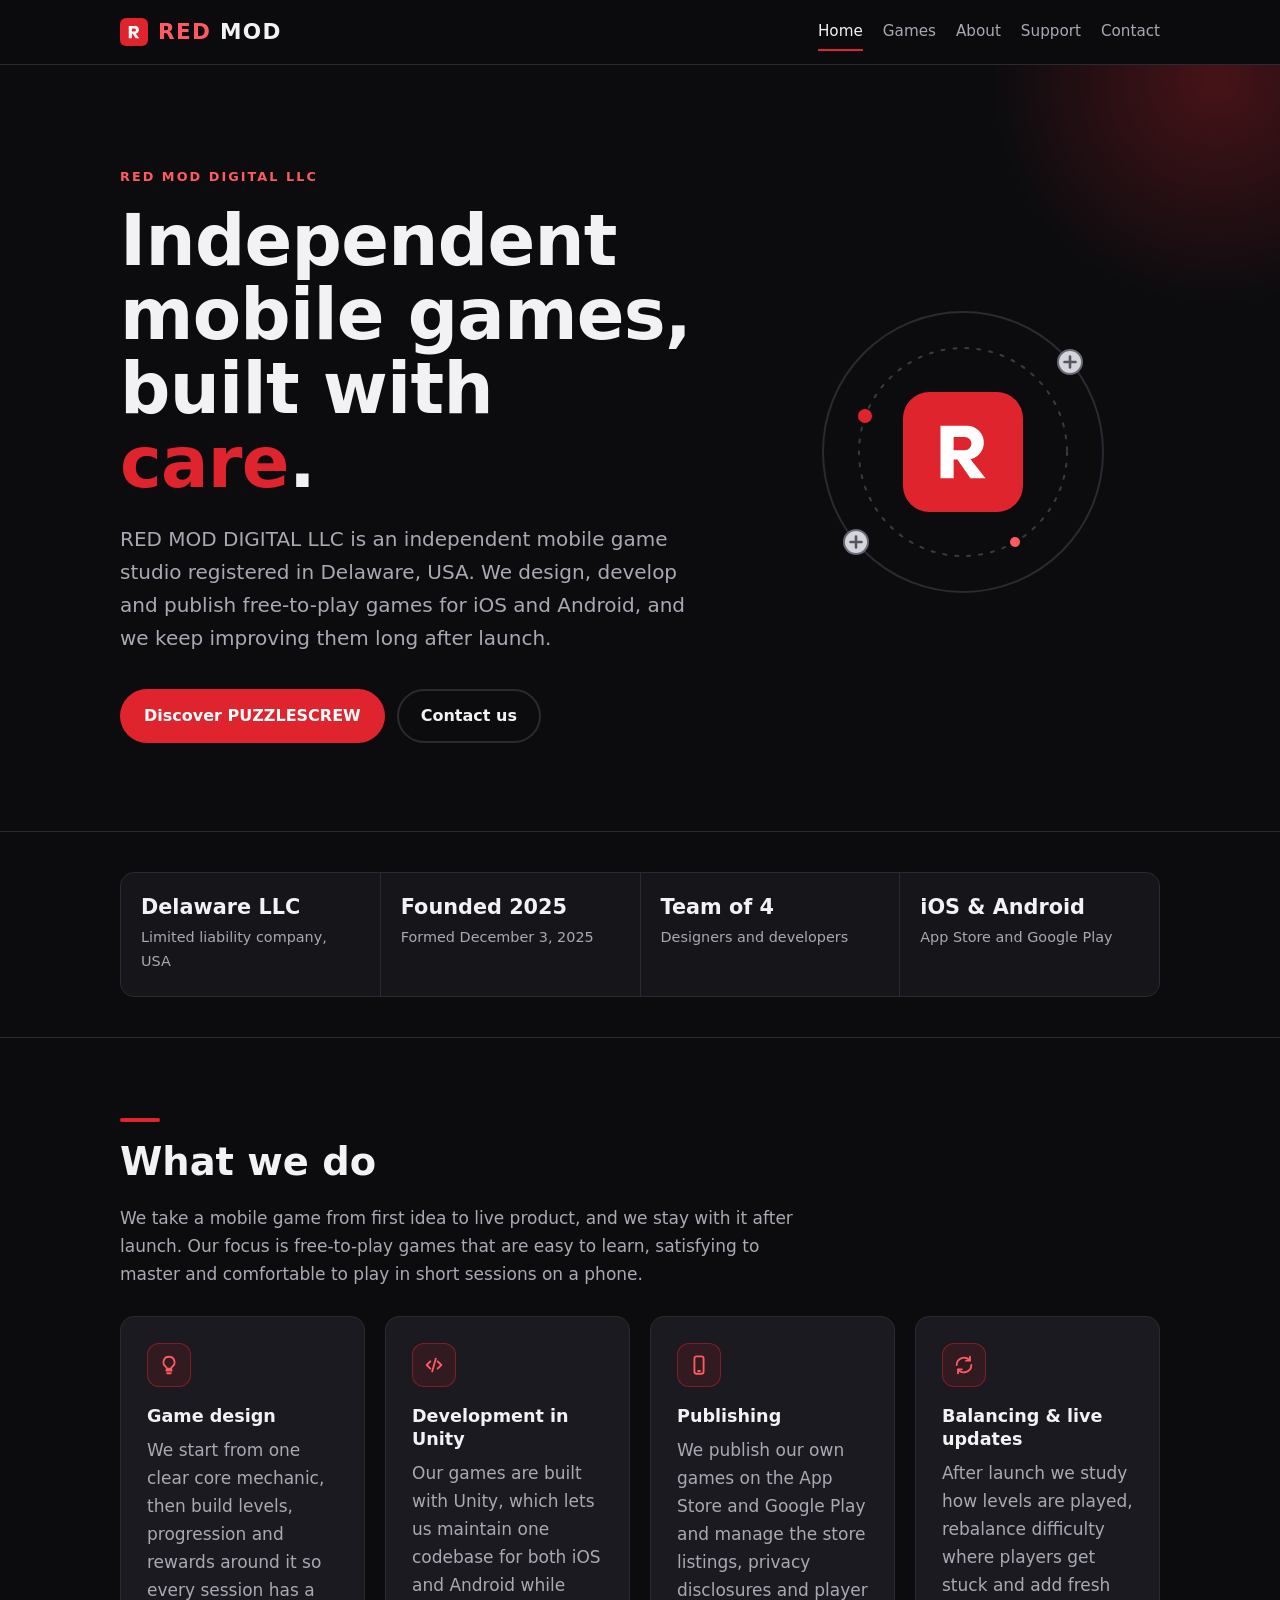
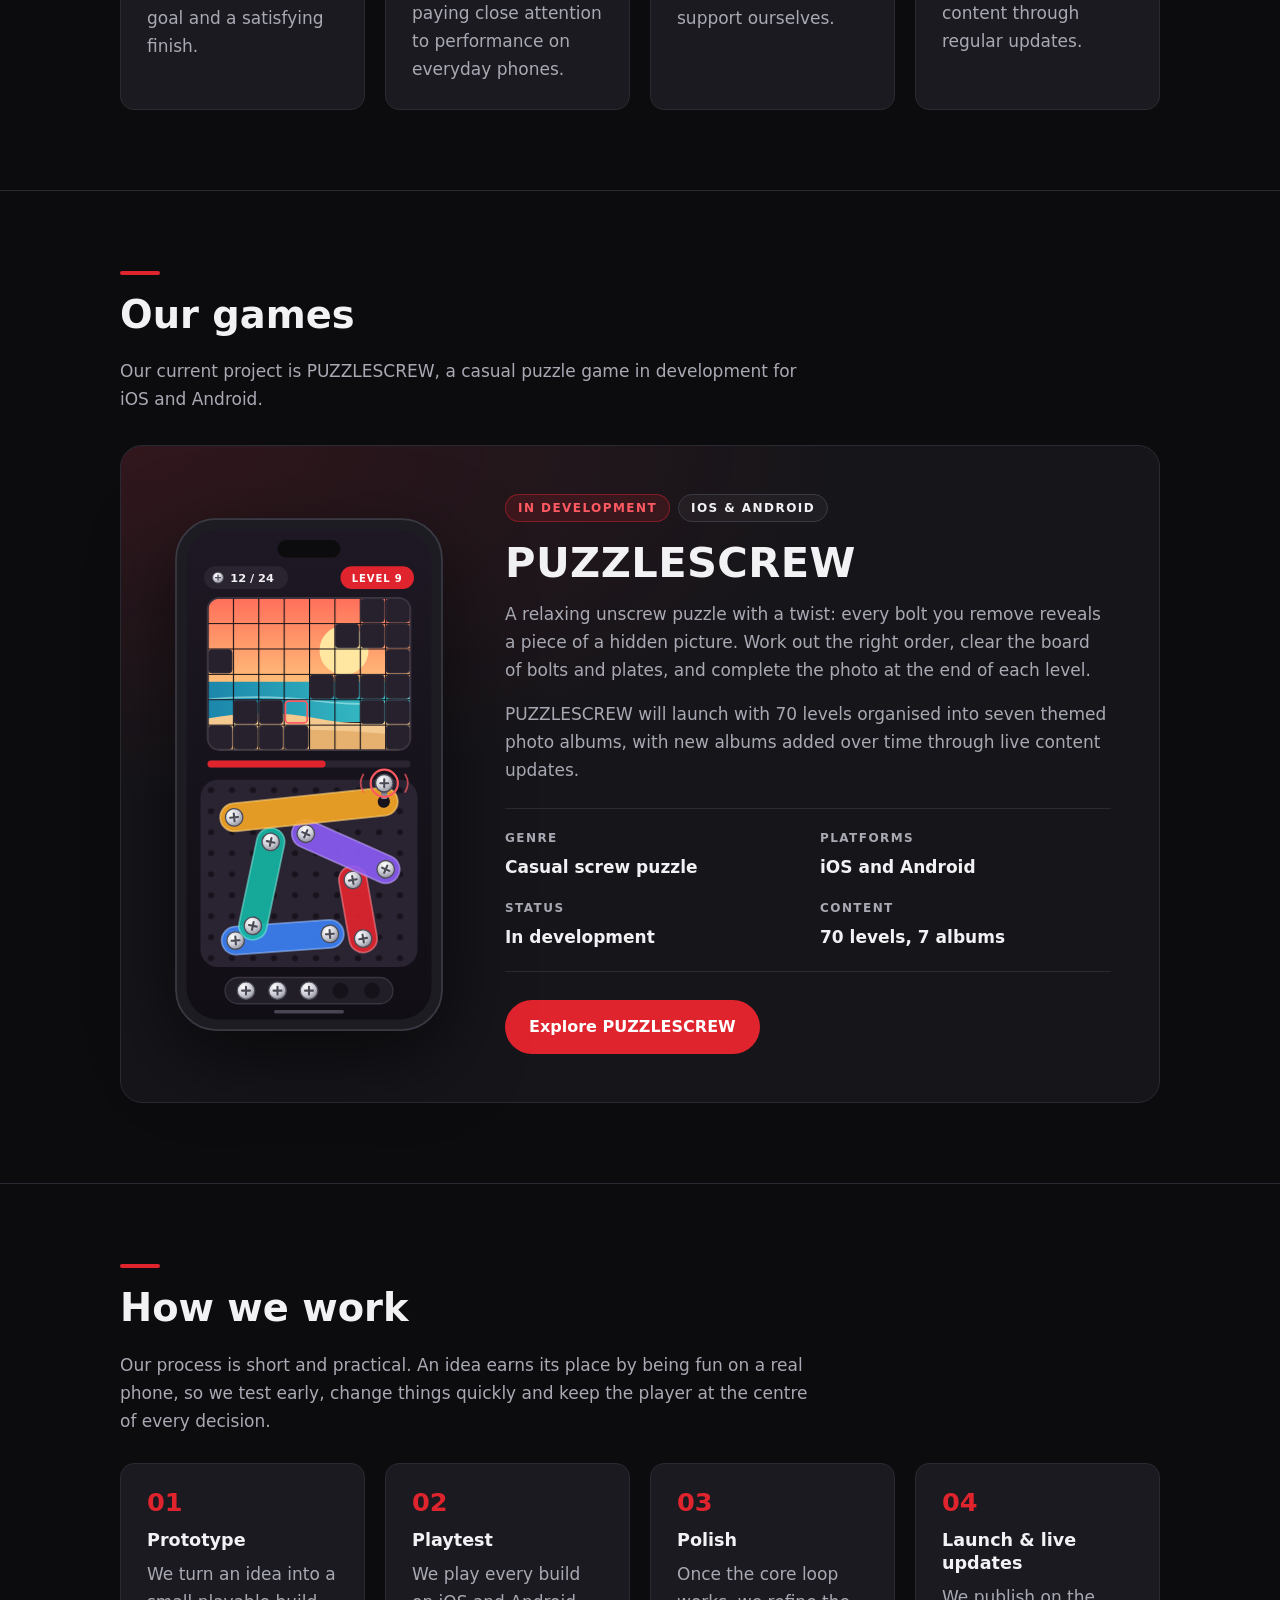
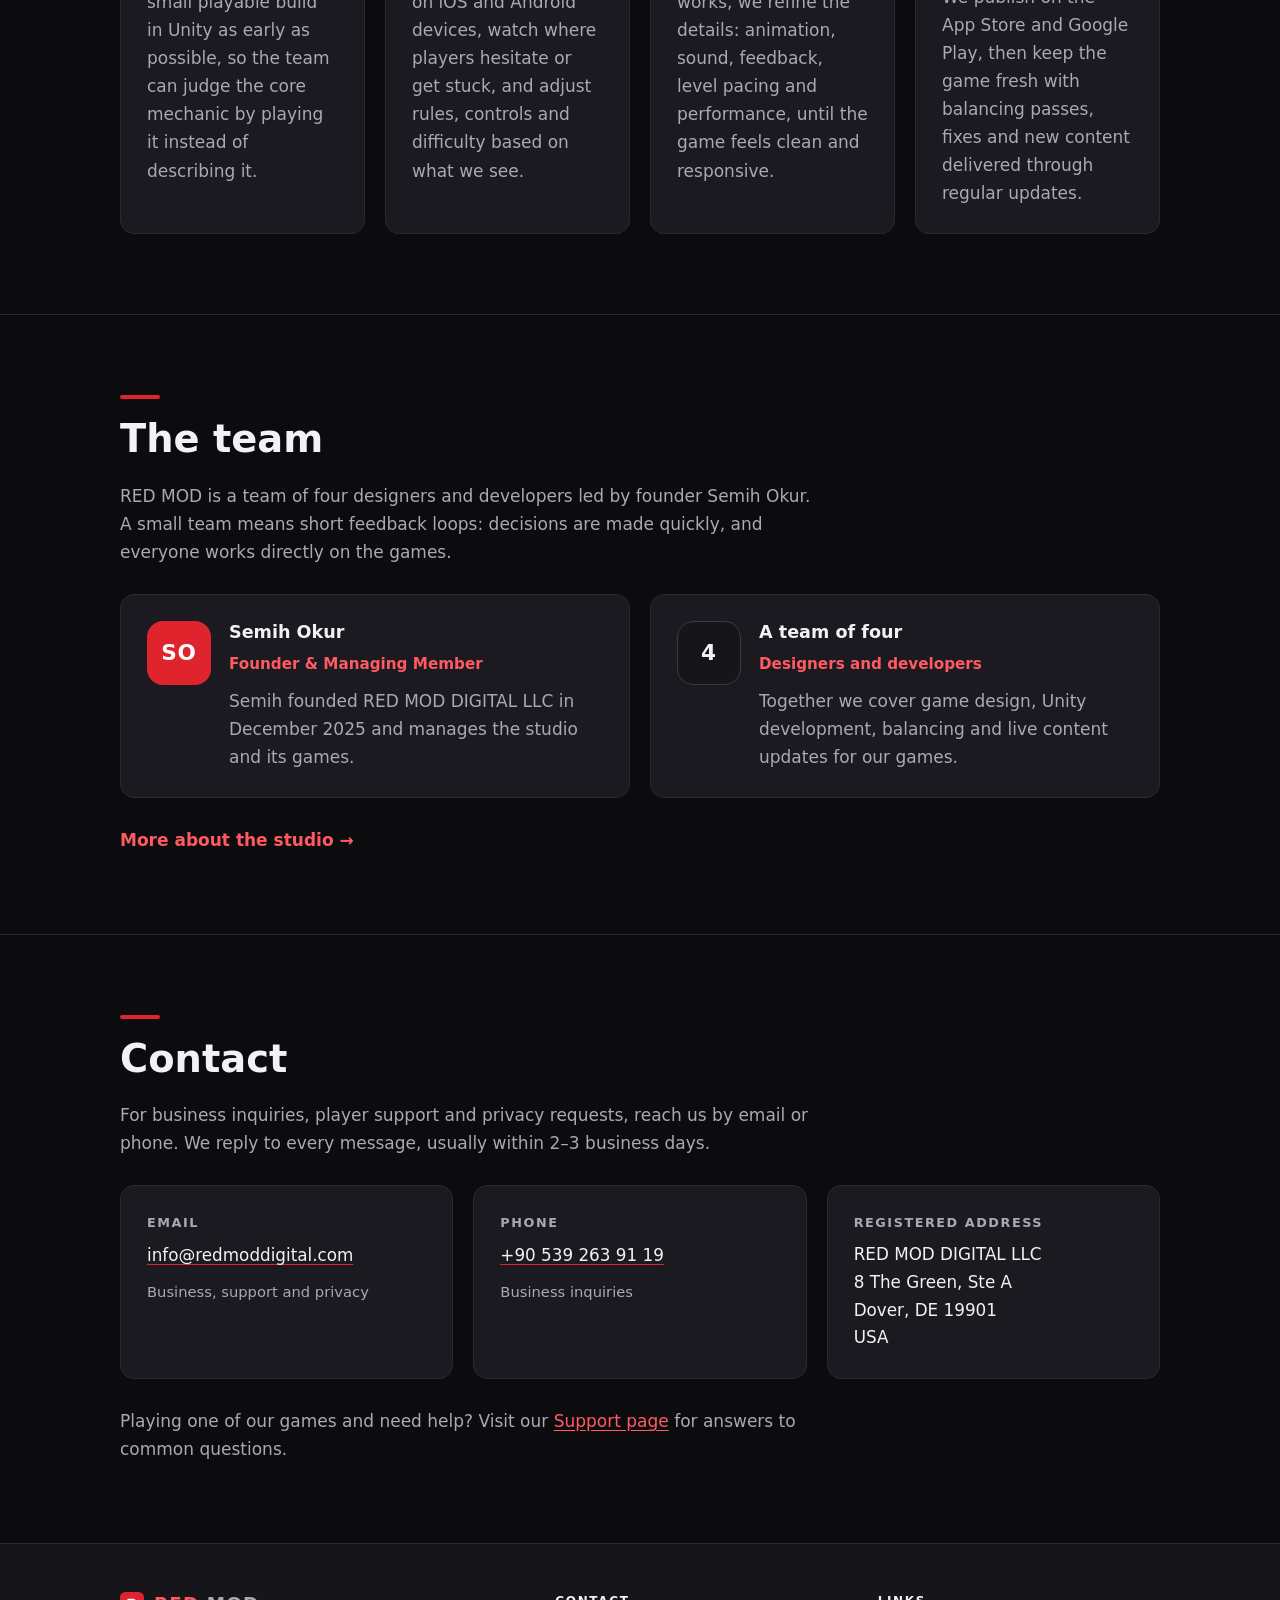
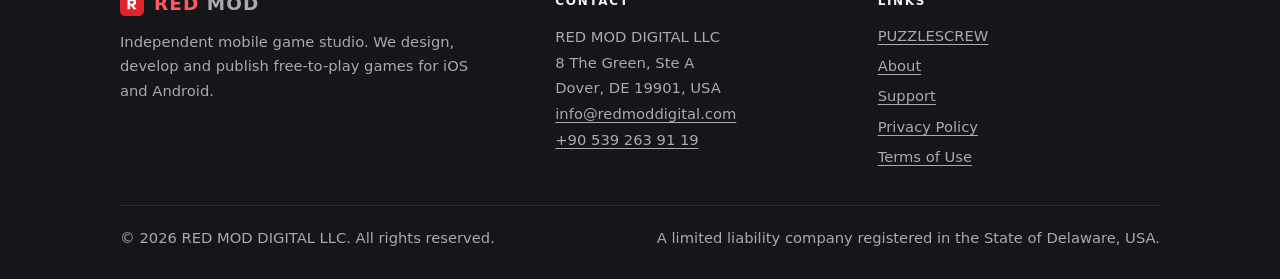
<file: index.html>
<!DOCTYPE html>
<html lang="en">
<head>
  <meta charset="utf-8">
  <meta name="viewport" content="width=device-width, initial-scale=1">
  <title>RED MOD DIGITAL LLC | Independent Mobile Game Studio</title>
  <meta name="description" content="RED MOD DIGITAL LLC is an independent mobile game studio in Delaware, USA. We design, develop and publish free-to-play games for iOS and Android, including PUZZLESCREW.">
  <link rel="canonical" href="https://redmoddigital.com/">
  <meta name="theme-color" content="#0c0c0f">
  <meta name="color-scheme" content="dark">

  <link rel="icon" type="image/svg+xml" href="data:image/svg+xml,%3Csvg xmlns='http://www.w3.org/2000/svg' viewBox='0 0 64 64'%3E%3Crect width='64' height='64' rx='14' fill='%23E0242E'/%3E%3Cpath fill='%23fff' fill-rule='evenodd' d='M20 46V18h14a9 9 0 0 1 2 17.8L44 46h-8l-7-10h-2v10zM27 24v7h6a3.5 3.5 0 0 0 0-7z'/%3E%3C/svg%3E">

  <meta property="og:type" content="website">
  <meta property="og:site_name" content="RED MOD DIGITAL LLC">
  <meta property="og:title" content="RED MOD DIGITAL LLC | Independent Mobile Game Studio">
  <meta property="og:description" content="Independent mobile game studio in Delaware, USA, making free-to-play games for iOS and Android. Now developing PUZZLESCREW.">
  <meta property="og:url" content="https://redmoddigital.com/">
  <meta property="og:locale" content="en_US">
  <meta name="twitter:card" content="summary">
  <meta name="twitter:title" content="RED MOD DIGITAL LLC | Independent Mobile Game Studio">
  <meta name="twitter:description" content="Independent mobile game studio making free-to-play games for iOS and Android. Now developing PUZZLESCREW.">

  <link rel="stylesheet" href="style.css">

  <script type="application/ld+json">
  {
    "@context": "https://schema.org",
    "@type": "Organization",
    "name": "RED MOD DIGITAL LLC",
    "legalName": "RED MOD DIGITAL LLC",
    "alternateName": "RED MOD",
    "url": "https://redmoddigital.com/",
    "description": "Independent mobile game studio that designs, develops and publishes free-to-play games for iOS and Android.",
    "email": "info@redmoddigital.com",
    "telephone": "+90 539 263 91 19",
    "foundingDate": "2025-12-03",
    "foundingLocation": {
      "@type": "Place",
      "name": "Delaware, USA"
    },
    "founder": {
      "@type": "Person",
      "name": "Semih Okur",
      "jobTitle": "Founder & Managing Member"
    },
    "numberOfEmployees": {
      "@type": "QuantitativeValue",
      "value": 4
    },
    "address": {
      "@type": "PostalAddress",
      "streetAddress": "8 The Green, Ste A",
      "addressLocality": "Dover",
      "addressRegion": "DE",
      "postalCode": "19901",
      "addressCountry": "US"
    },
    "contactPoint": {
      "@type": "ContactPoint",
      "contactType": "customer support",
      "email": "info@redmoddigital.com",
      "telephone": "+90 539 263 91 19",
      "url": "https://redmoddigital.com/support.html",
      "availableLanguage": "English"
    }
  }
  </script>
</head>
<body>
  <a class="skip-link" href="#main">Skip to content</a>

  <header class="site-header">
    <div class="container">
      <a class="wordmark" href="index.html" aria-label="RED MOD, home">
        <svg class="mark" viewBox="0 0 64 64" aria-hidden="true" focusable="false">
          <rect width="64" height="64" rx="14" fill="#E0242E"/>
          <path fill="#fff" fill-rule="evenodd" d="M20 46V18h14a9 9 0 0 1 2 17.8L44 46h-8l-7-10h-2v10zM27 24v7h6a3.5 3.5 0 0 0 0-7z"/>
        </svg>
        <span><span class="red">RED</span> MOD</span>
      </a>
      <nav class="site-nav" aria-label="Main">
        <ul>
          <li><a href="index.html" aria-current="page">Home</a></li>
          <li><a href="#games">Games</a></li>
          <li><a href="about.html">About</a></li>
          <li><a href="support.html">Support</a></li>
          <li><a href="#contact">Contact</a></li>
        </ul>
      </nav>
    </div>
  </header>

  <main id="main">
    <section class="hero" aria-labelledby="hero-title">
      <div class="container hero-split">
        <div>
          <p class="eyebrow">RED MOD DIGITAL LLC</p>
          <h1 id="hero-title">Independent mobile games, built with <span class="accent">care</span>.</h1>
          <p class="lead">RED MOD DIGITAL LLC is an independent mobile game studio registered in Delaware, USA. We design, develop and publish free-to-play games for iOS and Android, and we keep improving them long after launch.</p>
          <div class="btn-row">
            <a class="btn btn-primary" href="puzzlescrew.html">Discover PUZZLESCREW</a>
            <a class="btn btn-ghost" href="#contact">Contact us</a>
          </div>
        </div>
        <div class="hero-mark" aria-hidden="true">
          <svg viewBox="0 0 300 300" focusable="false">
            <defs>
              <g id="hm-bolt">
                <circle r="12" fill="#d4d4dc" stroke="#6a6a76" stroke-width="2"/>
                <path d="M-5.5 0H5.5M0-5.5V5.5" stroke="#55555f" stroke-width="2.6" stroke-linecap="round"/>
              </g>
            </defs>
            <circle cx="150" cy="150" r="140" fill="none" stroke="#2a2a32" stroke-width="2"/>
            <circle cx="150" cy="150" r="104" fill="none" stroke="#3a3a44" stroke-width="2" stroke-dasharray="3 9" stroke-linecap="round"/>
            <g transform="translate(90 90) scale(1.875)">
              <rect width="64" height="64" rx="14" fill="#E0242E"/>
              <path fill="#fff" fill-rule="evenodd" d="M20 46V18h14a9 9 0 0 1 2 17.8L44 46h-8l-7-10h-2v10zM27 24v7h6a3.5 3.5 0 0 0 0-7z"/>
            </g>
            <use href="#hm-bolt" x="257" y="60"/>
            <use href="#hm-bolt" x="43" y="240"/>
            <circle cx="52" cy="114" r="7" fill="#e0242e"/>
            <circle cx="202" cy="240" r="5" fill="#ff5a62"/>
          </svg>
        </div>
      </div>
    </section>

    <section class="strip" aria-label="Company facts">
      <div class="container">
        <ul class="facts">
          <li><strong>Delaware LLC</strong><span>Limited liability company, USA</span></li>
          <li><strong>Founded 2025</strong><span>Formed December 3, 2025</span></li>
          <li><strong>Team of 4</strong><span>Designers and developers</span></li>
          <li><strong>iOS &amp; Android</strong><span>App Store and Google Play</span></li>
        </ul>
      </div>
    </section>

    <section class="section" id="what-we-do" aria-labelledby="what-title">
      <div class="container">
        <h2 id="what-title">What we do</h2>
        <p>We take a mobile game from first idea to live product, and we stay with it after launch. Our focus is free-to-play games that are easy to learn, satisfying to master and comfortable to play in short sessions on a phone.</p>
        <div class="grid-4">
          <article class="card">
            <div class="icon" aria-hidden="true">
              <svg viewBox="0 0 24 24" fill="none" stroke="currentColor" stroke-width="2" stroke-linecap="round" stroke-linejoin="round" focusable="false"><path d="M9 18h6M10 21h4M12 3a6 6 0 0 0-3.5 10.9c.6.4 1 1.1 1 1.8V16h5v-.3c0-.7.4-1.4 1-1.8A6 6 0 0 0 12 3z"/></svg>
            </div>
            <h3>Game design</h3>
            <p>We start from one clear core mechanic, then build levels, progression and rewards around it so every session has a goal and a satisfying finish.</p>
          </article>
          <article class="card">
            <div class="icon" aria-hidden="true">
              <svg viewBox="0 0 24 24" fill="none" stroke="currentColor" stroke-width="2" stroke-linecap="round" stroke-linejoin="round" focusable="false"><path d="M8 8l-4 4 4 4M16 8l4 4-4 4M14 5l-4 14"/></svg>
            </div>
            <h3>Development in Unity</h3>
            <p>Our games are built with Unity, which lets us maintain one codebase for both iOS and Android while paying close attention to performance on everyday phones.</p>
          </article>
          <article class="card">
            <div class="icon" aria-hidden="true">
              <svg viewBox="0 0 24 24" fill="none" stroke="currentColor" stroke-width="2" stroke-linecap="round" stroke-linejoin="round" focusable="false"><rect x="7" y="2.5" width="10" height="19" rx="2.5"/><path d="M11 18.5h2"/></svg>
            </div>
            <h3>Publishing</h3>
            <p>We publish our own games on the App Store and Google Play and manage the store listings, privacy disclosures and player support ourselves.</p>
          </article>
          <article class="card">
            <div class="icon" aria-hidden="true">
              <svg viewBox="0 0 24 24" fill="none" stroke="currentColor" stroke-width="2" stroke-linecap="round" stroke-linejoin="round" focusable="false"><path d="M20 12a8 8 0 0 1-14.3 4.9M4 12A8 8 0 0 1 18.3 7.1"/><path d="M18.5 3v4.3h-4.3M5.5 21v-4.3h4.3"/></svg>
            </div>
            <h3>Balancing &amp; live updates</h3>
            <p>After launch we study how levels are played, rebalance difficulty where players get stuck and add fresh content through regular updates.</p>
          </article>
        </div>
      </div>
    </section>

    <section class="section" id="games" aria-labelledby="games-title">
      <div class="container">
        <h2 id="games-title">Our games</h2>
        <p>Our current project is PUZZLESCREW, a casual puzzle game in development for iOS and Android.</p>

        <article class="feature" aria-labelledby="ps-card-title">
          <div class="game-art">
            <svg viewBox="0 0 320 600" role="img" aria-labelledby="ps-art-title" focusable="false">
              <title id="ps-art-title">PUZZLESCREW illustration: a phone showing a board of coloured plates held by bolts, below a picture that is partly revealed tile by tile</title>
              <defs>
                <linearGradient id="ps-screen" x1="0" y1="0" x2="0" y2="1">
                  <stop offset="0" stop-color="#1d1823"/>
                  <stop offset="1" stop-color="#110e15"/>
                </linearGradient>
                <linearGradient id="ps-sky" x1="0" y1="0" x2="0" y2="1">
                  <stop offset="0" stop-color="#ff6f5a"/>
                  <stop offset="1" stop-color="#ffc07a"/>
                </linearGradient>
                <linearGradient id="ps-sea" x1="0" y1="0" x2="1" y2="0">
                  <stop offset="0" stop-color="#1b86ab"/>
                  <stop offset="1" stop-color="#3cc6c8"/>
                </linearGradient>
                <radialGradient id="ps-steel" cx="0.35" cy="0.3" r="0.85">
                  <stop offset="0" stop-color="#ffffff"/>
                  <stop offset="0.5" stop-color="#cfcfd8"/>
                  <stop offset="1" stop-color="#7a7a88"/>
                </radialGradient>
                <pattern id="ps-holes" x="36" y="306" width="24" height="24" patternUnits="userSpaceOnUse">
                  <circle cx="12" cy="12" r="3.5" fill="#17121c"/>
                </pattern>
                <pattern id="ps-grid" x="44" y="98" width="29" height="29" patternUnits="userSpaceOnUse">
                  <path d="M0 0H29M0 0V29" fill="none" stroke="#110e15" stroke-width="2.5"/>
                </pattern>
                <clipPath id="ps-pic">
                  <rect x="44" y="98" width="232" height="174" rx="14"/>
                </clipPath>
                <g id="ps-bolt">
                  <circle r="10" fill="url(#ps-steel)" stroke="#4d4d58" stroke-width="1.5"/>
                  <path d="M-4.5 0H4.5M0-4.5V4.5" stroke="#4a4a55" stroke-width="2.4" stroke-linecap="round"/>
                </g>
              </defs>
              <rect x="8" y="8" width="304" height="584" rx="46" fill="#1c1c22" stroke="#3a3a44" stroke-width="2"/>
              <rect x="20" y="20" width="280" height="560" rx="36" fill="url(#ps-screen)"/>
              <rect x="124" y="32" width="72" height="20" rx="10" fill="#0c0c0f"/>
              <rect x="40" y="62" width="96" height="26" rx="13" fill="#2a2430"/>
              <use href="#ps-bolt" transform="translate(56 75) scale(0.62)"/>
              <text x="70" y="80" fill="#f2f2f5" font-family="system-ui, -apple-system, 'Segoe UI', Roboto, Arial, sans-serif" font-size="13" font-weight="700">12 / 24</text>
              <rect x="196" y="62" width="84" height="26" rx="13" fill="#e0242e"/>
              <text x="238" y="79.5" fill="#ffffff" font-family="system-ui, -apple-system, 'Segoe UI', Roboto, Arial, sans-serif" font-size="11.5" font-weight="800" letter-spacing="1" text-anchor="middle">LEVEL 9</text>
              <g clip-path="url(#ps-pic)">
                <rect x="44" y="98" width="232" height="100" fill="url(#ps-sky)"/>
                <circle cx="200" cy="158" r="28" fill="#ffe6a1"/>
                <rect x="44" y="194" width="232" height="46" fill="url(#ps-sea)"/>
                <path d="M44 214Q110 208 170 216T276 212" fill="none" stroke="#bff0ee" stroke-opacity="0.55" stroke-width="2"/>
                <path d="M44 236Q110 224 170 236T276 232V272H44Z" fill="#f3c98f"/>
                <path d="M44 254Q140 242 276 256V272H44Z" fill="#e6b06f"/>
                <rect x="44" y="98" width="232" height="174" fill="url(#ps-grid)"/>
                <g fill="#26212c" stroke="#35303d" stroke-width="1">
                  <rect x="219" y="99" width="27" height="27" rx="4"/>
                  <rect x="248" y="99" width="27" height="27" rx="4"/>
                  <rect x="190" y="128" width="27" height="27" rx="4"/>
                  <rect x="219" y="128" width="27" height="27" rx="4"/>
                  <rect x="248" y="128" width="27" height="27" rx="4"/>
                  <rect x="45" y="157" width="27" height="27" rx="4"/>
                  <rect x="248" y="157" width="27" height="27" rx="4"/>
                  <rect x="161" y="186" width="27" height="27" rx="4"/>
                  <rect x="190" y="186" width="27" height="27" rx="4"/>
                  <rect x="219" y="186" width="27" height="27" rx="4"/>
                  <rect x="248" y="186" width="27" height="27" rx="4"/>
                  <rect x="74" y="215" width="27" height="27" rx="4"/>
                  <rect x="103" y="215" width="27" height="27" rx="4"/>
                  <rect x="219" y="215" width="27" height="27" rx="4"/>
                  <rect x="248" y="215" width="27" height="27" rx="4"/>
                  <rect x="45" y="244" width="27" height="27" rx="4"/>
                  <rect x="74" y="244" width="27" height="27" rx="4"/>
                  <rect x="103" y="244" width="27" height="27" rx="4"/>
                  <rect x="132" y="244" width="27" height="27" rx="4"/>
                  <rect x="248" y="244" width="27" height="27" rx="4"/>
                </g>
                <rect x="133" y="216" width="25" height="25" rx="4" fill="none" stroke="#ff5a62" stroke-width="2"/>
              </g>
              <rect x="44" y="98" width="232" height="174" rx="14" fill="none" stroke="#3a3440" stroke-width="2"/>
              <rect x="44" y="284" width="232" height="8" rx="4" fill="#2a2430"/>
              <rect x="44" y="284" width="135" height="8" rx="4" fill="#e0242e"/>
              <rect x="36" y="306" width="248" height="214" rx="20" fill="#2a2332"/>
              <rect x="36" y="306" width="248" height="214" rx="20" fill="url(#ps-holes)"/>
              <g transform="rotate(-4 130 486)">
                <rect x="60" y="470" width="140" height="32" rx="16" fill="#3b82f6" fill-opacity="0.9" stroke="#9cc2ff" stroke-opacity="0.55" stroke-width="2"/>
                <use href="#ps-bolt" x="76" y="486"/>
                <use href="#ps-bolt" x="184" y="486"/>
              </g>
              <g transform="rotate(-10 216 454)">
                <rect x="200" y="404" width="32" height="100" rx="16" fill="#e0242e" fill-opacity="0.92" stroke="#ff8a90" stroke-opacity="0.55" stroke-width="2"/>
                <use href="#ps-bolt" x="216" y="420"/>
                <use href="#ps-bolt" x="216" y="488"/>
              </g>
              <g transform="rotate(24 202 388)">
                <rect x="136" y="372" width="132" height="32" rx="16" fill="#8b5cf6" fill-opacity="0.9" stroke="#c4a8ff" stroke-opacity="0.55" stroke-width="2"/>
                <use href="#ps-bolt" x="152" y="388"/>
                <use href="#ps-bolt" x="252" y="388"/>
              </g>
              <g transform="rotate(12 106 425)">
                <rect x="90" y="360" width="32" height="130" rx="16" fill="#14b8a6" fill-opacity="0.9" stroke="#7ee8dc" stroke-opacity="0.55" stroke-width="2"/>
                <use href="#ps-bolt" x="106" y="376"/>
                <use href="#ps-bolt" x="106" y="474"/>
              </g>
              <g transform="rotate(-6 160 340)">
                <rect x="58" y="324" width="204" height="32" rx="16" fill="#f5a524" fill-opacity="0.92" stroke="#ffd27a" stroke-opacity="0.6" stroke-width="2"/>
                <use href="#ps-bolt" x="74" y="340"/>
                <circle cx="246" cy="340" r="7" fill="#17121c"/>
              </g>
              <rect x="242.5" y="312" width="7" height="16" rx="1.5" fill="#8d8d99"/>
              <path d="M242.5 317h7M242.5 321h7M242.5 325h7" stroke="#5d5d68" stroke-width="1.2"/>
              <circle cx="246" cy="310" r="15.5" fill="none" stroke="#ff5a62" stroke-width="2.5"/>
              <use href="#ps-bolt" x="246" y="310"/>
              <path d="M222 300q-6 10 0 20M270 300q6 10 0 20" fill="none" stroke="#ff5a62" stroke-width="2" stroke-linecap="round" stroke-opacity="0.7"/>
              <rect x="64" y="532" width="192" height="30" rx="15" fill="#221e28" stroke="#3a3440" stroke-width="1.5"/>
              <use href="#ps-bolt" x="88" y="547"/>
              <use href="#ps-bolt" x="124" y="547"/>
              <use href="#ps-bolt" x="160" y="547"/>
              <circle cx="196" cy="547" r="9" fill="#15121a"/>
              <circle cx="232" cy="547" r="9" fill="#15121a"/>
              <rect x="120" y="569" width="80" height="4" rx="2" fill="#4a4552"/>
            </svg>
          </div>
          <div>
            <ul class="badge-row" aria-label="Game status">
              <li class="badge">In development</li>
              <li class="badge badge-neutral">iOS &amp; Android</li>
            </ul>
            <h3 id="ps-card-title">PUZZLESCREW</h3>
            <p>A relaxing unscrew puzzle with a twist: every bolt you remove reveals a piece of a hidden picture. Work out the right order, clear the board of bolts and plates, and complete the photo at the end of each level.</p>
            <p>PUZZLESCREW will launch with 70 levels organised into seven themed photo albums, with new albums added over time through live content updates.</p>
            <dl class="keyfacts">
              <div><dt>Genre</dt><dd>Casual screw puzzle</dd></div>
              <div><dt>Platforms</dt><dd>iOS and Android</dd></div>
              <div><dt>Status</dt><dd>In development</dd></div>
              <div><dt>Content</dt><dd>70 levels, 7 albums</dd></div>
            </dl>
            <a class="btn btn-primary" href="puzzlescrew.html">Explore PUZZLESCREW</a>
          </div>
        </article>
      </div>
    </section>

    <section class="section" id="how-we-work" aria-labelledby="how-title">
      <div class="container">
        <h2 id="how-title">How we work</h2>
        <p>Our process is short and practical. An idea earns its place by being fun on a real phone, so we test early, change things quickly and keep the player at the centre of every decision.</p>
        <ol class="steps">
          <li>
            <h3>Prototype</h3>
            <p>We turn an idea into a small playable build in Unity as early as possible, so the team can judge the core mechanic by playing it instead of describing it.</p>
          </li>
          <li>
            <h3>Playtest</h3>
            <p>We play every build on iOS and Android devices, watch where players hesitate or get stuck, and adjust rules, controls and difficulty based on what we see.</p>
          </li>
          <li>
            <h3>Polish</h3>
            <p>Once the core loop works, we refine the details: animation, sound, feedback, level pacing and performance, until the game feels clean and responsive.</p>
          </li>
          <li>
            <h3>Launch &amp; live updates</h3>
            <p>We publish on the App Store and Google Play, then keep the game fresh with balancing passes, fixes and new content delivered through regular updates.</p>
          </li>
        </ol>
      </div>
    </section>

    <section class="section" id="team" aria-labelledby="team-title">
      <div class="container">
        <h2 id="team-title">The team</h2>
        <p>RED MOD is a team of four designers and developers led by founder Semih Okur. A small team means short feedback loops: decisions are made quickly, and everyone works directly on the games.</p>
        <div class="grid-2">
          <article class="card person">
            <div class="avatar" aria-hidden="true">SO</div>
            <div>
              <h3>Semih Okur</h3>
              <p class="role">Founder &amp; Managing Member</p>
              <p>Semih founded RED MOD DIGITAL LLC in December 2025 and manages the studio and its games.</p>
            </div>
          </article>
          <article class="card person">
            <div class="avatar avatar-muted" aria-hidden="true">4</div>
            <div>
              <h3>A team of four</h3>
              <p class="role">Designers and developers</p>
              <p>Together we cover game design, Unity development, balancing and live content updates for our games.</p>
            </div>
          </article>
        </div>
        <p class="more"><a class="link-arrow" href="about.html">More about the studio <span aria-hidden="true">&rarr;</span></a></p>
      </div>
    </section>

    <section class="section" id="contact" aria-labelledby="contact-title">
      <div class="container">
        <h2 id="contact-title">Contact</h2>
        <p>For business inquiries, player support and privacy requests, reach us by email or phone. We reply to every message, usually within 2–3 business days.</p>
        <div class="grid-3">
          <div class="card">
            <span class="contact-label">Email</span>
            <a class="contact-value" href="mailto:info@redmoddigital.com">info@redmoddigital.com</a>
            <p class="hint">Business, support and privacy</p>
          </div>
          <div class="card">
            <span class="contact-label">Phone</span>
            <a class="contact-value" href="tel:+905392639119">+90 539 263 91 19</a>
            <p class="hint">Business inquiries</p>
          </div>
          <div class="card">
            <span class="contact-label">Registered address</span>
            <address class="contact-value">
              RED MOD DIGITAL LLC<br>
              8 The Green, Ste A<br>
              Dover, DE 19901<br>
              USA
            </address>
          </div>
        </div>
        <p class="more">Playing one of our games and need help? Visit our <a href="support.html">Support page</a> for answers to common questions.</p>
      </div>
    </section>
  </main>

  <footer class="site-footer">
    <div class="container">
      <div class="footer-grid">
        <div class="footer-brand">
          <a class="wordmark" href="index.html" aria-label="RED MOD, home">
            <svg class="mark" viewBox="0 0 64 64" aria-hidden="true" focusable="false">
              <rect width="64" height="64" rx="14" fill="#E0242E"/>
              <path fill="#fff" fill-rule="evenodd" d="M20 46V18h14a9 9 0 0 1 2 17.8L44 46h-8l-7-10h-2v10zM27 24v7h6a3.5 3.5 0 0 0 0-7z"/>
            </svg>
            <span><span class="red">RED</span> MOD</span>
          </a>
          <p>Independent mobile game studio. We design, develop and publish free-to-play games for iOS and Android.</p>
        </div>
        <div>
          <h2 class="footer-title">Contact</h2>
          <address>
            RED MOD DIGITAL LLC<br>
            8 The Green, Ste A<br>
            Dover, DE 19901, USA<br>
            <a href="mailto:info@redmoddigital.com">info@redmoddigital.com</a><br>
            <a href="tel:+905392639119">+90 539 263 91 19</a>
          </address>
        </div>
        <nav aria-label="Footer">
          <h2 class="footer-title">Links</h2>
          <ul>
            <li><a href="puzzlescrew.html">PUZZLESCREW</a></li>
            <li><a href="about.html">About</a></li>
            <li><a href="support.html">Support</a></li>
            <li><a href="privacy.html">Privacy Policy</a></li>
            <li><a href="terms.html">Terms of Use</a></li>
          </ul>
        </nav>
      </div>
      <div class="footer-bottom">
        <p>&copy; 2026 RED MOD DIGITAL LLC. All rights reserved.</p>
        <p>A limited liability company registered in the State of Delaware, USA.</p>
      </div>
    </div>
  </footer>
</body>
</html>
</file>
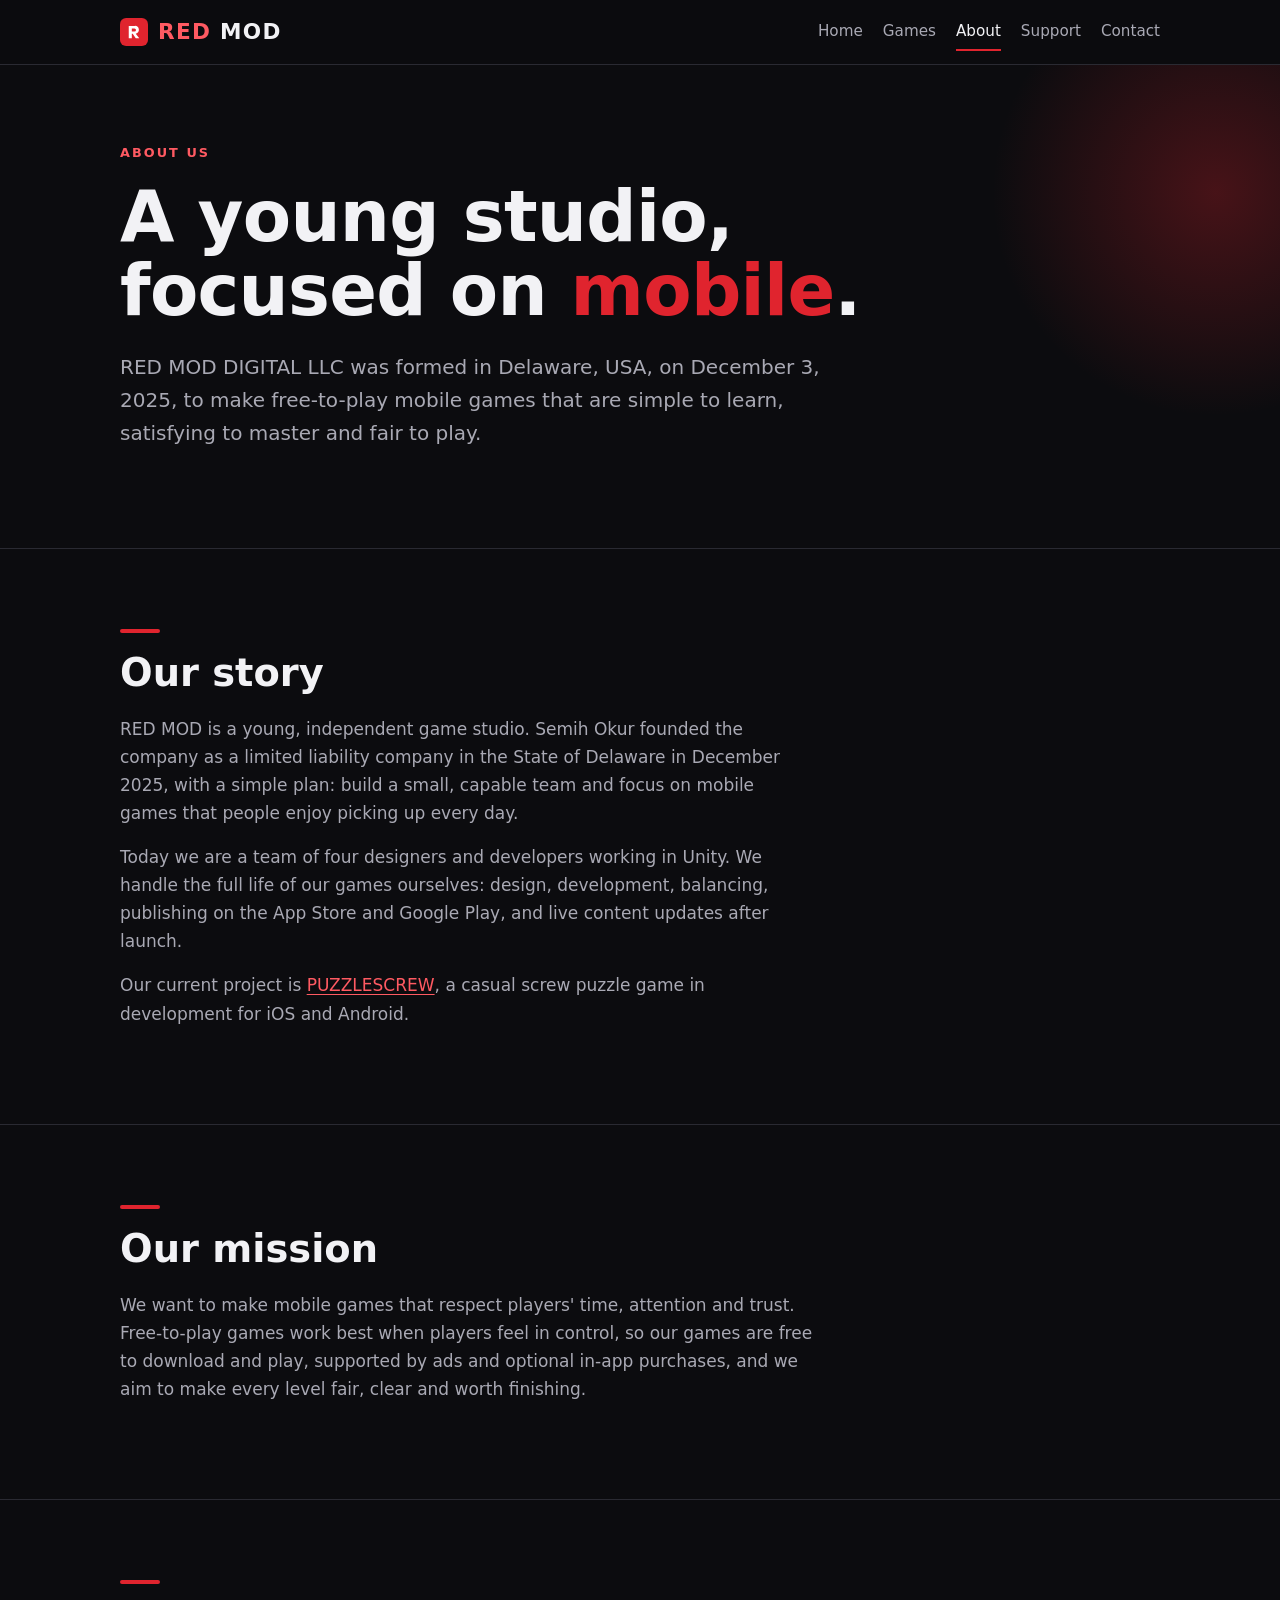
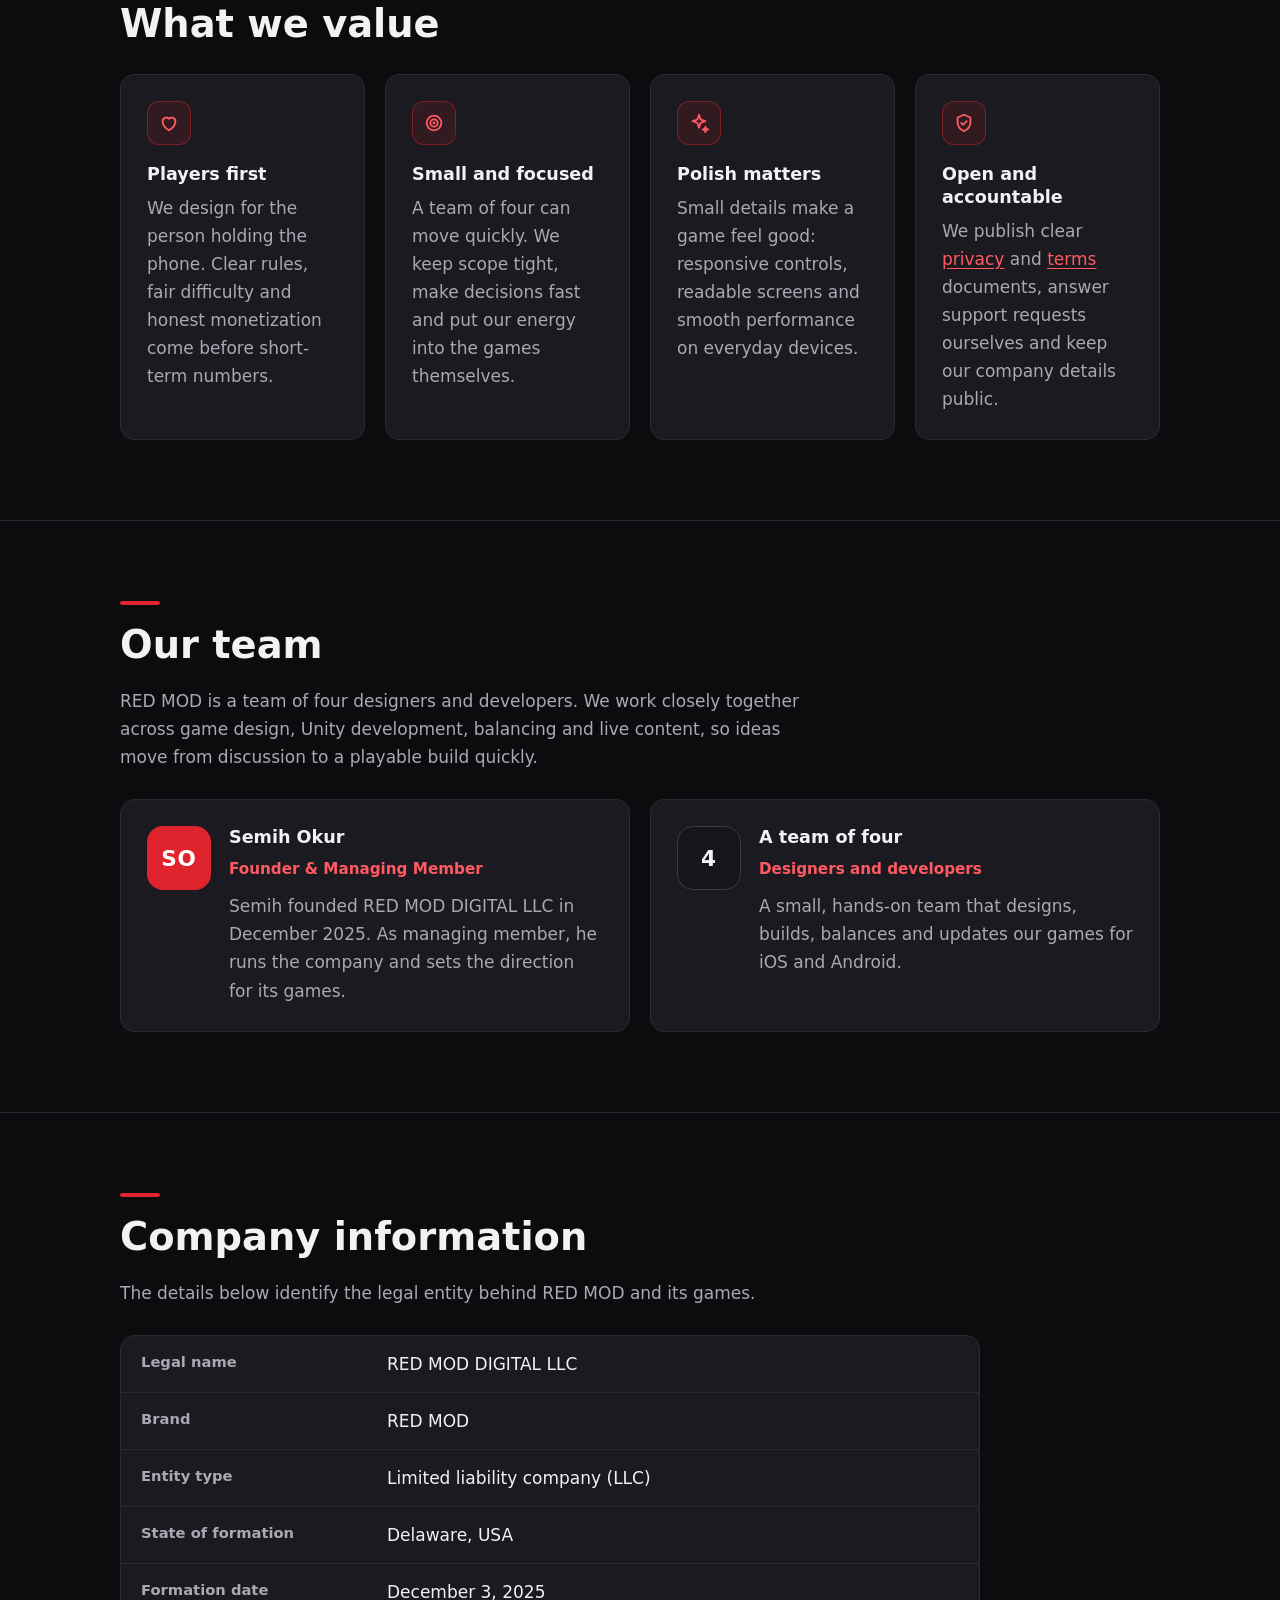
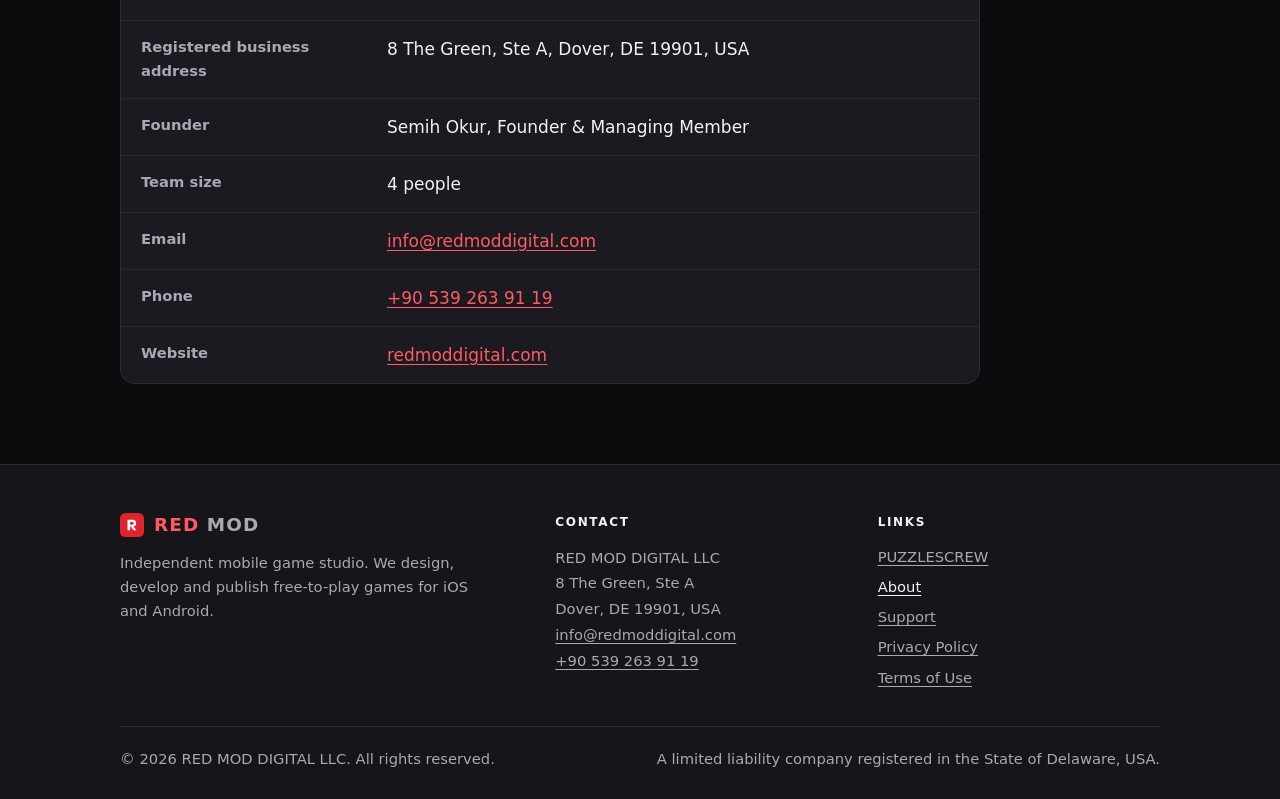
<file: about.html>
<!DOCTYPE html>
<html lang="en">
<head>
  <meta charset="utf-8">
  <meta name="viewport" content="width=device-width, initial-scale=1">
  <title>About | RED MOD DIGITAL LLC</title>
  <meta name="description" content="About RED MOD DIGITAL LLC, an independent mobile game studio formed in Delaware, USA, in December 2025. Our story, mission, values, team and company information.">
  <link rel="canonical" href="https://redmoddigital.com/about.html">
  <meta name="theme-color" content="#0c0c0f">
  <meta name="color-scheme" content="dark">

  <link rel="icon" type="image/svg+xml" href="data:image/svg+xml,%3Csvg xmlns='http://www.w3.org/2000/svg' viewBox='0 0 64 64'%3E%3Crect width='64' height='64' rx='14' fill='%23E0242E'/%3E%3Cpath fill='%23fff' fill-rule='evenodd' d='M20 46V18h14a9 9 0 0 1 2 17.8L44 46h-8l-7-10h-2v10zM27 24v7h6a3.5 3.5 0 0 0 0-7z'/%3E%3C/svg%3E">

  <meta property="og:type" content="website">
  <meta property="og:site_name" content="RED MOD DIGITAL LLC">
  <meta property="og:title" content="About | RED MOD DIGITAL LLC">
  <meta property="og:description" content="An independent mobile game studio formed in Delaware, USA, in December 2025. Our story, values, team and company information.">
  <meta property="og:url" content="https://redmoddigital.com/about.html">
  <meta property="og:locale" content="en_US">
  <meta name="twitter:card" content="summary">
  <meta name="twitter:title" content="About | RED MOD DIGITAL LLC">
  <meta name="twitter:description" content="An independent mobile game studio formed in Delaware, USA, in December 2025.">

  <link rel="stylesheet" href="style.css">
</head>
<body>
  <a class="skip-link" href="#main">Skip to content</a>

  <header class="site-header">
    <div class="container">
      <a class="wordmark" href="index.html" aria-label="RED MOD, home">
        <svg class="mark" viewBox="0 0 64 64" aria-hidden="true" focusable="false">
          <rect width="64" height="64" rx="14" fill="#E0242E"/>
          <path fill="#fff" fill-rule="evenodd" d="M20 46V18h14a9 9 0 0 1 2 17.8L44 46h-8l-7-10h-2v10zM27 24v7h6a3.5 3.5 0 0 0 0-7z"/>
        </svg>
        <span><span class="red">RED</span> MOD</span>
      </a>
      <nav class="site-nav" aria-label="Main">
        <ul>
          <li><a href="index.html">Home</a></li>
          <li><a href="index.html#games">Games</a></li>
          <li><a href="about.html" aria-current="page">About</a></li>
          <li><a href="support.html">Support</a></li>
          <li><a href="index.html#contact">Contact</a></li>
        </ul>
      </nav>
    </div>
  </header>

  <main id="main">
    <section class="hero hero-sm" aria-labelledby="hero-title">
      <div class="container">
        <p class="eyebrow">About us</p>
        <h1 id="hero-title">A young studio, focused on <span class="accent">mobile</span>.</h1>
        <p class="lead">RED MOD DIGITAL LLC was formed in Delaware, USA, on December 3, 2025, to make free-to-play mobile games that are simple to learn, satisfying to master and fair to play.</p>
      </div>
    </section>

    <section class="section" id="story" aria-labelledby="story-title">
      <div class="container">
        <h2 id="story-title">Our story</h2>
        <p>RED MOD is a young, independent game studio. Semih Okur founded the company as a limited liability company in the State of Delaware in December 2025, with a simple plan: build a small, capable team and focus on mobile games that people enjoy picking up every day.</p>
        <p>Today we are a team of four designers and developers working in Unity. We handle the full life of our games ourselves: design, development, balancing, publishing on the App Store and Google Play, and live content updates after launch.</p>
        <p>Our current project is <a href="puzzlescrew.html">PUZZLESCREW</a>, a casual screw puzzle game in development for iOS and Android.</p>
      </div>
    </section>

    <section class="section" id="mission" aria-labelledby="mission-title">
      <div class="container">
        <h2 id="mission-title">Our mission</h2>
        <p>We want to make mobile games that respect players' time, attention and trust. Free-to-play games work best when players feel in control, so our games are free to download and play, supported by ads and optional in-app purchases, and we aim to make every level fair, clear and worth finishing.</p>
      </div>
    </section>

    <section class="section" id="values" aria-labelledby="values-title">
      <div class="container">
        <h2 id="values-title">What we value</h2>
        <div class="grid-4">
          <article class="card">
            <div class="icon" aria-hidden="true">
              <svg viewBox="0 0 24 24" fill="none" stroke="currentColor" stroke-width="2" stroke-linecap="round" stroke-linejoin="round" focusable="false"><path d="M12 20s-7-4.4-7-10a4 4 0 0 1 7-2.6A4 4 0 0 1 19 10c0 5.6-7 10-7 10z"/></svg>
            </div>
            <h3>Players first</h3>
            <p>We design for the person holding the phone. Clear rules, fair difficulty and honest monetization come before short-term numbers.</p>
          </article>
          <article class="card">
            <div class="icon" aria-hidden="true">
              <svg viewBox="0 0 24 24" fill="none" stroke="currentColor" stroke-width="2" stroke-linecap="round" stroke-linejoin="round" focusable="false"><circle cx="12" cy="12" r="8"/><circle cx="12" cy="12" r="4"/><circle cx="12" cy="12" r="0.6"/></svg>
            </div>
            <h3>Small and focused</h3>
            <p>A team of four can move quickly. We keep scope tight, make decisions fast and put our energy into the games themselves.</p>
          </article>
          <article class="card">
            <div class="icon" aria-hidden="true">
              <svg viewBox="0 0 24 24" fill="none" stroke="currentColor" stroke-width="2" stroke-linecap="round" stroke-linejoin="round" focusable="false"><path d="M12 3l1.8 5.2L19 10l-5.2 1.8L12 17l-1.8-5.2L5 10l5.2-1.8z"/><path d="M19 16l.7 2.3L22 19l-2.3.7L19 22l-.7-2.3L16 19l2.3-.7z"/></svg>
            </div>
            <h3>Polish matters</h3>
            <p>Small details make a game feel good: responsive controls, readable screens and smooth performance on everyday devices.</p>
          </article>
          <article class="card">
            <div class="icon" aria-hidden="true">
              <svg viewBox="0 0 24 24" fill="none" stroke="currentColor" stroke-width="2" stroke-linecap="round" stroke-linejoin="round" focusable="false"><path d="M12 3l7 3v5c0 4.5-3 8.3-7 10-4-1.7-7-5.5-7-10V6z"/><path d="M9 12l2 2 4-4"/></svg>
            </div>
            <h3>Open and accountable</h3>
            <p>We publish clear <a href="privacy.html">privacy</a> and <a href="terms.html">terms</a> documents, answer support requests ourselves and keep our company details public.</p>
          </article>
        </div>
      </div>
    </section>

    <section class="section" id="team" aria-labelledby="team-title">
      <div class="container">
        <h2 id="team-title">Our team</h2>
        <p>RED MOD is a team of four designers and developers. We work closely together across game design, Unity development, balancing and live content, so ideas move from discussion to a playable build quickly.</p>
        <div class="grid-2">
          <article class="card person">
            <div class="avatar" aria-hidden="true">SO</div>
            <div>
              <h3>Semih Okur</h3>
              <p class="role">Founder &amp; Managing Member</p>
              <p>Semih founded RED MOD DIGITAL LLC in December 2025. As managing member, he runs the company and sets the direction for its games.</p>
            </div>
          </article>
          <article class="card person">
            <div class="avatar avatar-muted" aria-hidden="true">4</div>
            <div>
              <h3>A team of four</h3>
              <p class="role">Designers and developers</p>
              <p>A small, hands-on team that designs, builds, balances and updates our games for iOS and Android.</p>
            </div>
          </article>
        </div>
      </div>
    </section>

    <section class="section" id="company" aria-labelledby="company-title">
      <div class="container">
        <h2 id="company-title">Company information</h2>
        <p>The details below identify the legal entity behind RED MOD and its games.</p>
        <dl class="info-list">
          <div><dt>Legal name</dt><dd>RED MOD DIGITAL LLC</dd></div>
          <div><dt>Brand</dt><dd>RED MOD</dd></div>
          <div><dt>Entity type</dt><dd>Limited liability company (LLC)</dd></div>
          <div><dt>State of formation</dt><dd>Delaware, USA</dd></div>
          <div><dt>Formation date</dt><dd>December 3, 2025</dd></div>
          <div><dt>Registered business address</dt><dd><address>8 The Green, Ste A, Dover, DE 19901, USA</address></dd></div>
          <div><dt>Founder</dt><dd>Semih Okur, Founder &amp; Managing Member</dd></div>
          <div><dt>Team size</dt><dd>4 people</dd></div>
          <div><dt>Email</dt><dd><a href="mailto:info@redmoddigital.com">info@redmoddigital.com</a></dd></div>
          <div><dt>Phone</dt><dd><a href="tel:+905392639119">+90 539 263 91 19</a></dd></div>
          <div><dt>Website</dt><dd><a href="https://redmoddigital.com/">redmoddigital.com</a></dd></div>
        </dl>
      </div>
    </section>
  </main>

  <footer class="site-footer">
    <div class="container">
      <div class="footer-grid">
        <div class="footer-brand">
          <a class="wordmark" href="index.html" aria-label="RED MOD, home">
            <svg class="mark" viewBox="0 0 64 64" aria-hidden="true" focusable="false">
              <rect width="64" height="64" rx="14" fill="#E0242E"/>
              <path fill="#fff" fill-rule="evenodd" d="M20 46V18h14a9 9 0 0 1 2 17.8L44 46h-8l-7-10h-2v10zM27 24v7h6a3.5 3.5 0 0 0 0-7z"/>
            </svg>
            <span><span class="red">RED</span> MOD</span>
          </a>
          <p>Independent mobile game studio. We design, develop and publish free-to-play games for iOS and Android.</p>
        </div>
        <div>
          <h2 class="footer-title">Contact</h2>
          <address>
            RED MOD DIGITAL LLC<br>
            8 The Green, Ste A<br>
            Dover, DE 19901, USA<br>
            <a href="mailto:info@redmoddigital.com">info@redmoddigital.com</a><br>
            <a href="tel:+905392639119">+90 539 263 91 19</a>
          </address>
        </div>
        <nav aria-label="Footer">
          <h2 class="footer-title">Links</h2>
          <ul>
            <li><a href="puzzlescrew.html">PUZZLESCREW</a></li>
            <li><a href="about.html" aria-current="page">About</a></li>
            <li><a href="support.html">Support</a></li>
            <li><a href="privacy.html">Privacy Policy</a></li>
            <li><a href="terms.html">Terms of Use</a></li>
          </ul>
        </nav>
      </div>
      <div class="footer-bottom">
        <p>&copy; 2026 RED MOD DIGITAL LLC. All rights reserved.</p>
        <p>A limited liability company registered in the State of Delaware, USA.</p>
      </div>
    </div>
  </footer>
</body>
</html>
</file>
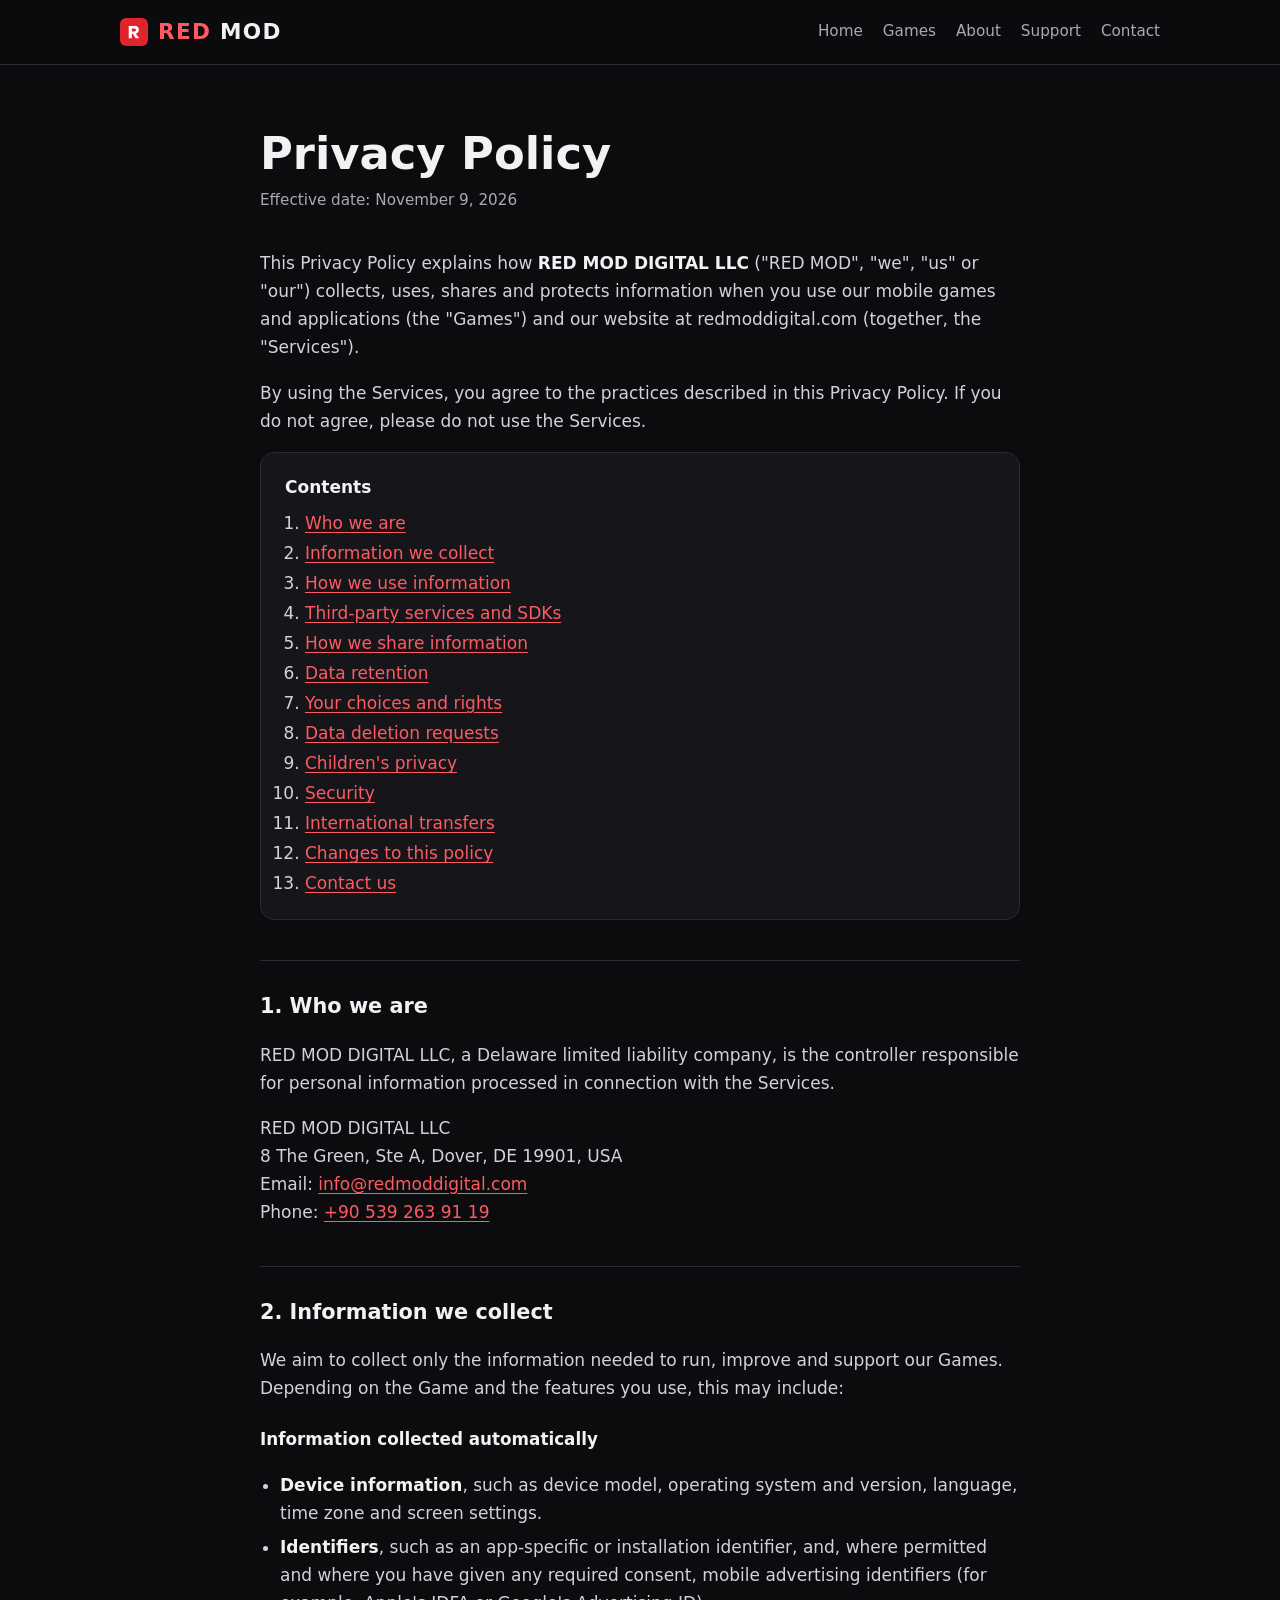
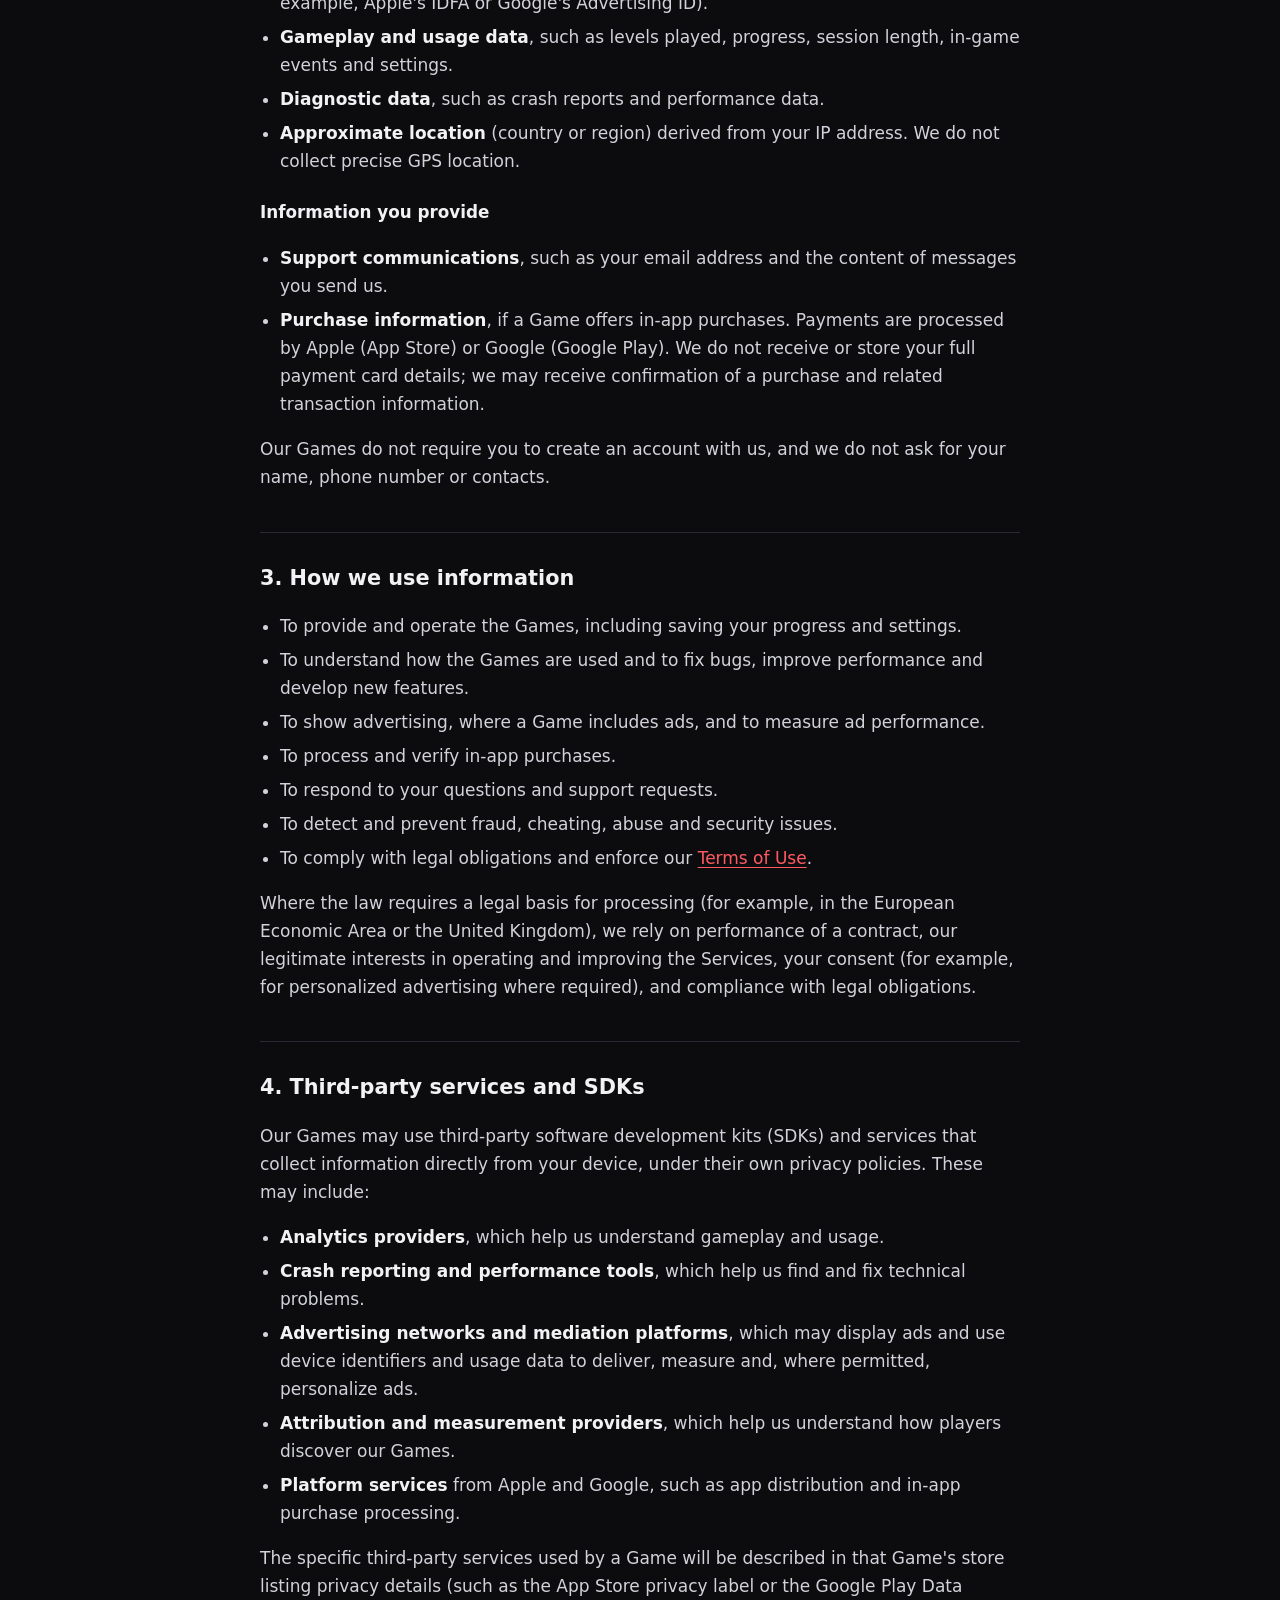
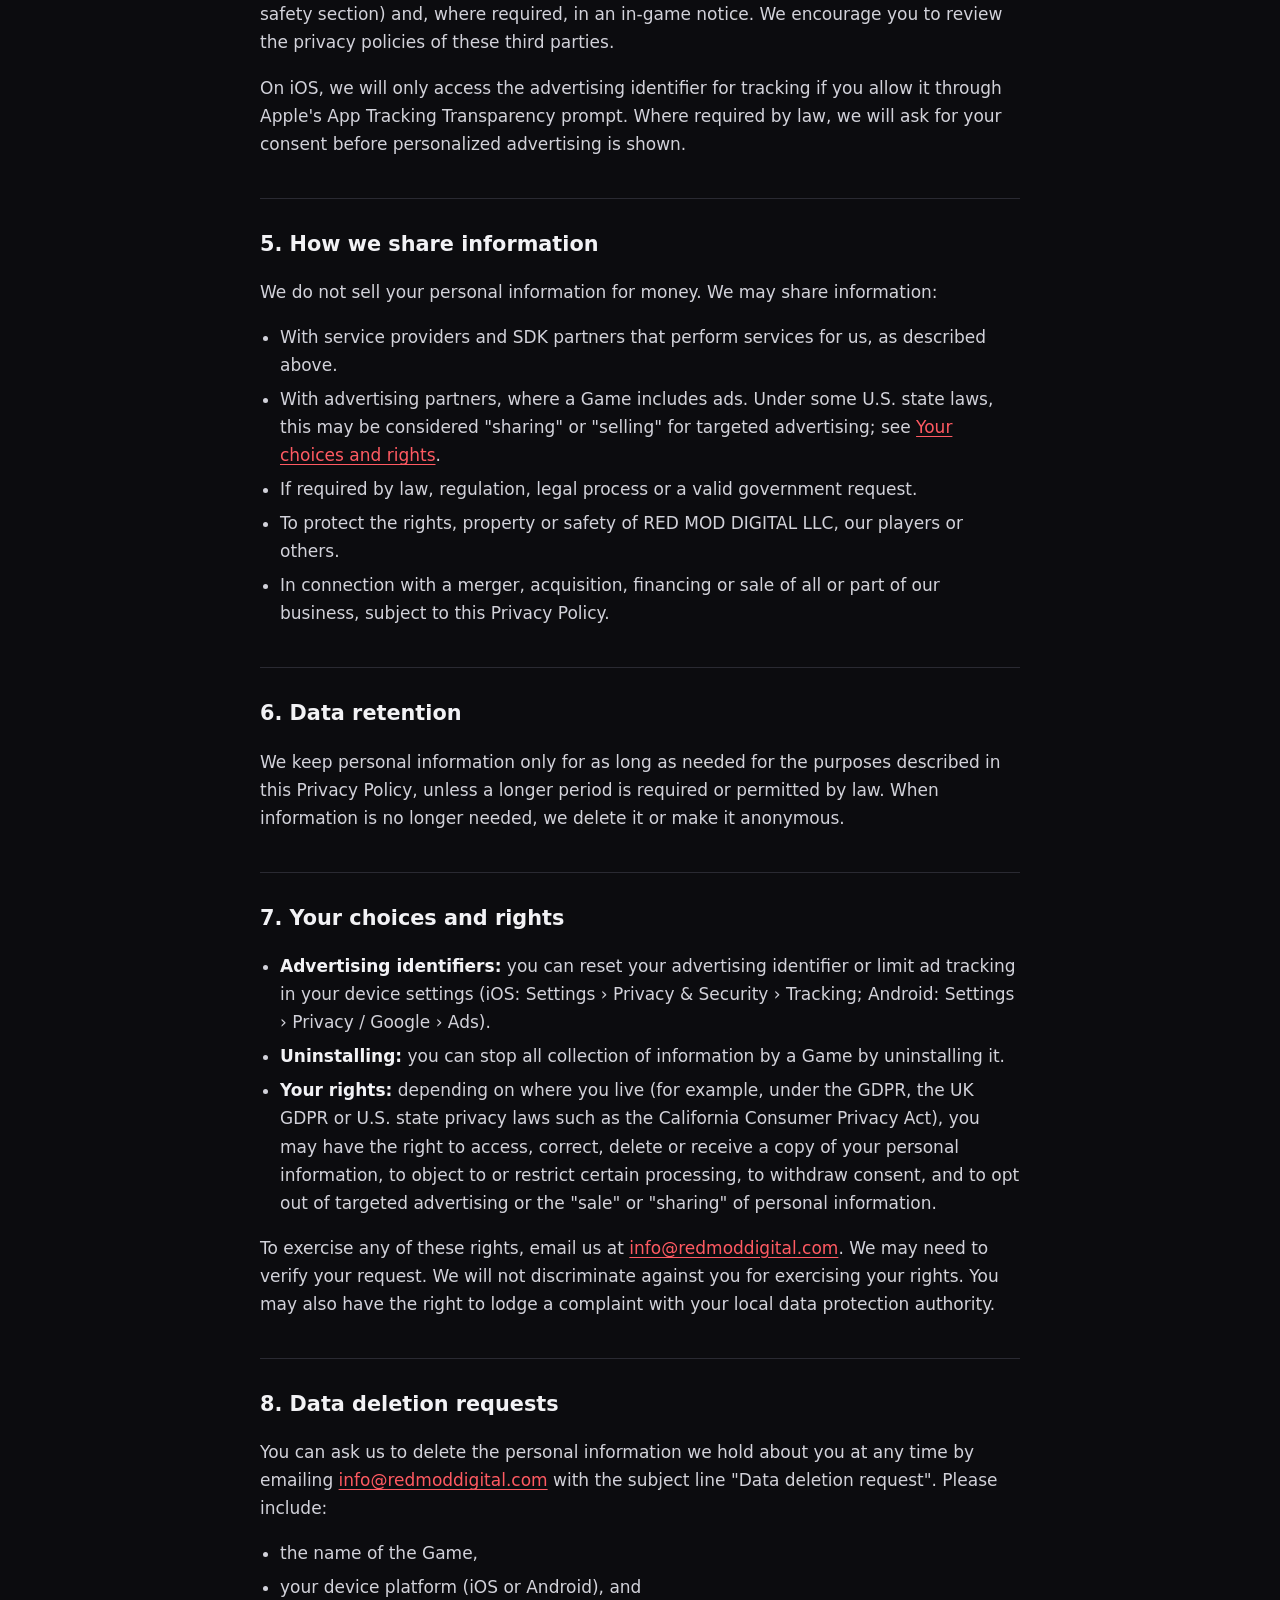
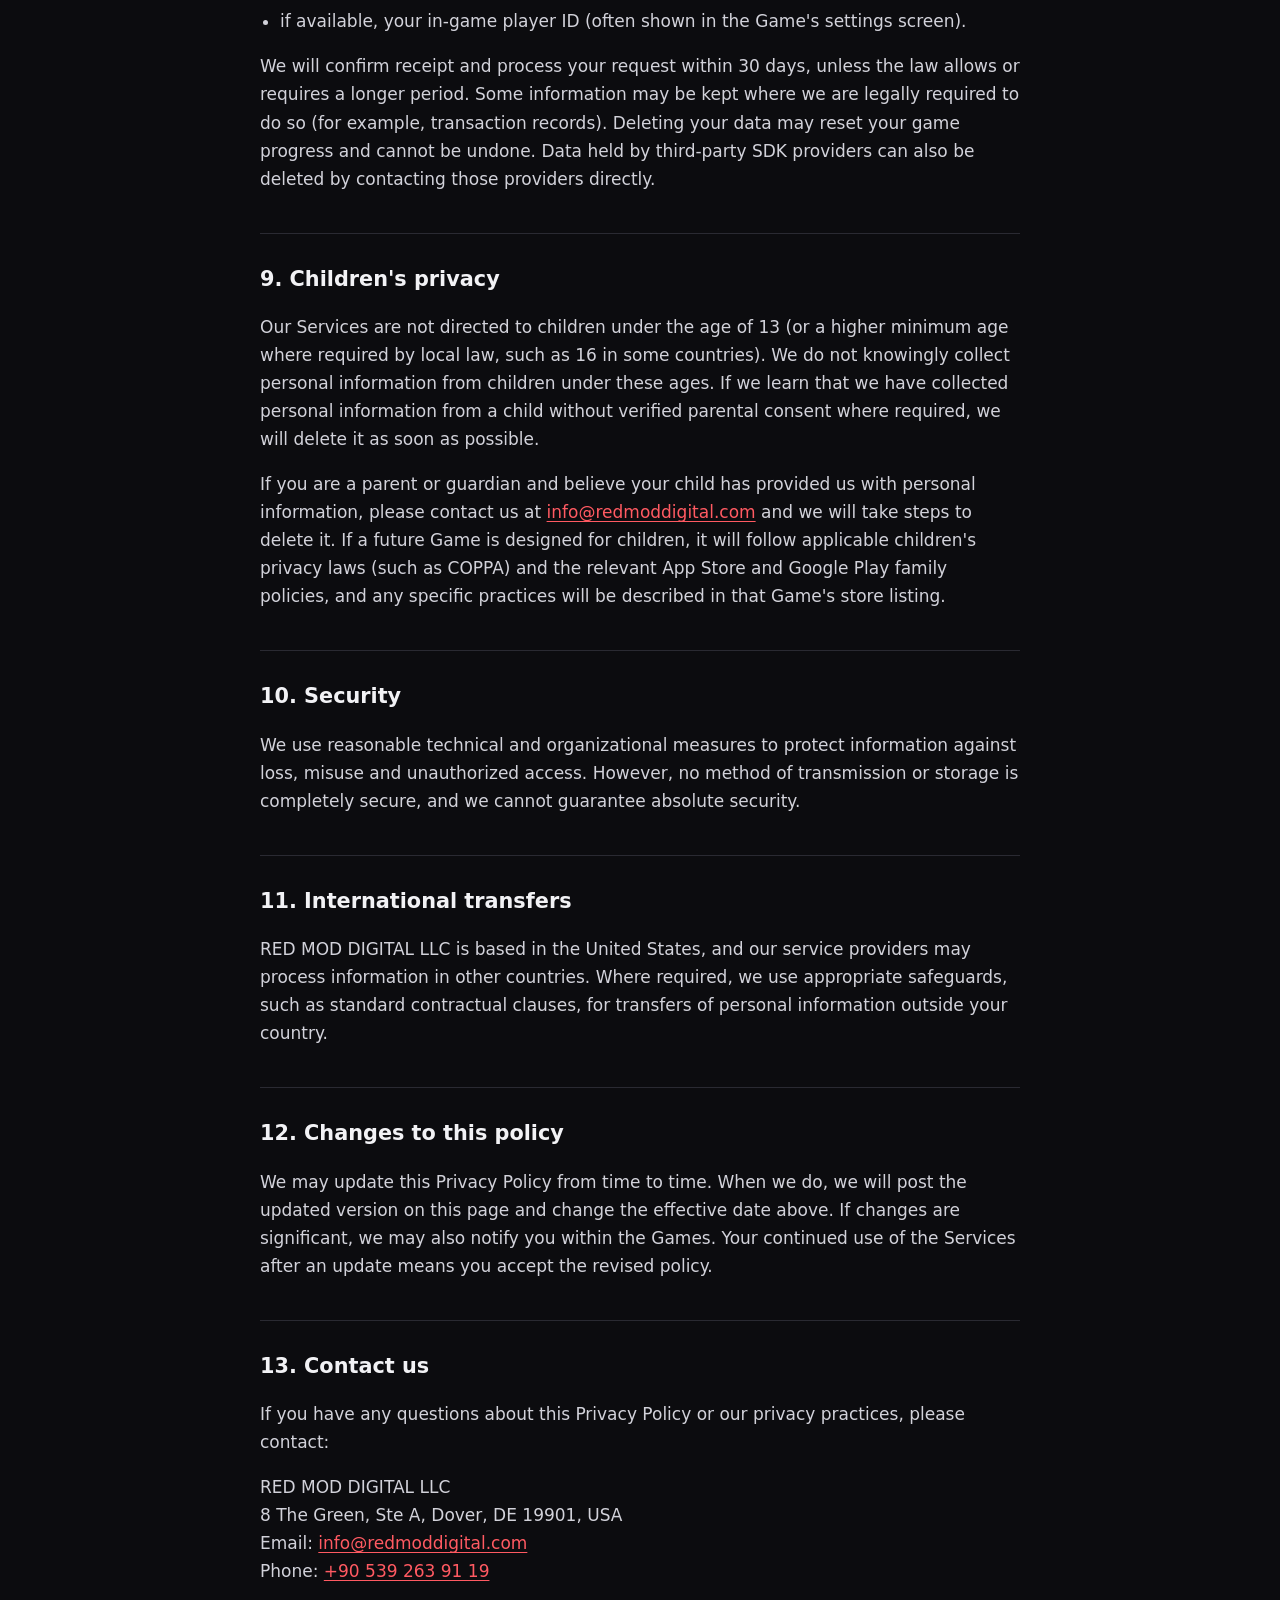
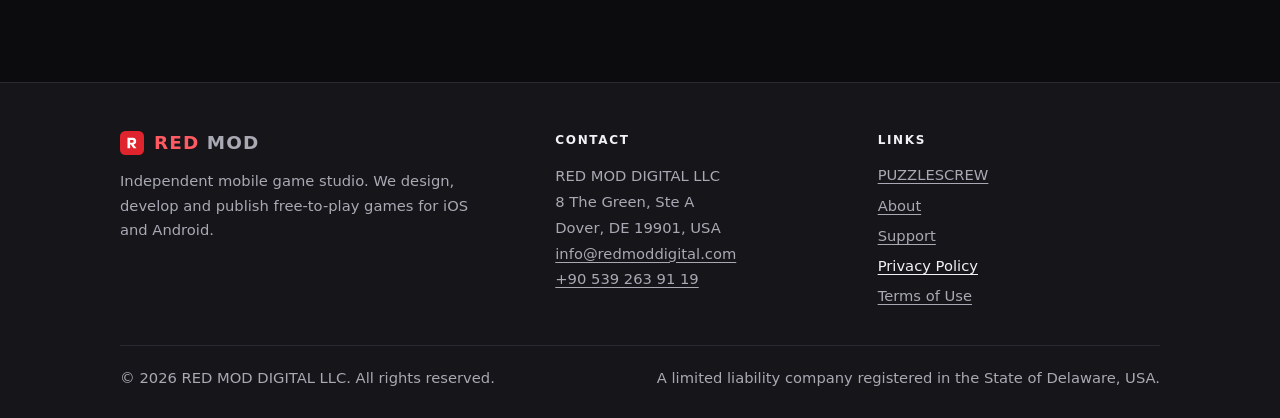
<file: privacy.html>
<!DOCTYPE html>
<html lang="en">
<head>
  <meta charset="utf-8">
  <meta name="viewport" content="width=device-width, initial-scale=1">
  <title>Privacy Policy | RED MOD DIGITAL LLC</title>
  <meta name="description" content="Privacy Policy for the mobile games, apps and website of RED MOD DIGITAL LLC.">
  <link rel="canonical" href="https://redmoddigital.com/privacy.html">
  <meta name="theme-color" content="#0c0c0f">
  <meta name="color-scheme" content="dark">

  <link rel="icon" type="image/svg+xml" href="data:image/svg+xml,%3Csvg xmlns='http://www.w3.org/2000/svg' viewBox='0 0 64 64'%3E%3Crect width='64' height='64' rx='14' fill='%23E0242E'/%3E%3Cpath fill='%23fff' fill-rule='evenodd' d='M20 46V18h14a9 9 0 0 1 2 17.8L44 46h-8l-7-10h-2v10zM27 24v7h6a3.5 3.5 0 0 0 0-7z'/%3E%3C/svg%3E">

  <meta property="og:type" content="website">
  <meta property="og:site_name" content="RED MOD DIGITAL LLC">
  <meta property="og:title" content="Privacy Policy | RED MOD DIGITAL LLC">
  <meta property="og:description" content="How RED MOD DIGITAL LLC collects, uses and protects information in its mobile games and website.">
  <meta property="og:url" content="https://redmoddigital.com/privacy.html">
  <meta property="og:locale" content="en_US">
  <meta name="twitter:card" content="summary">

  <link rel="stylesheet" href="style.css">
</head>
<body>
  <a class="skip-link" href="#main">Skip to content</a>

  <header class="site-header">
    <div class="container">
      <a class="wordmark" href="index.html" aria-label="RED MOD, home">
        <svg class="mark" viewBox="0 0 64 64" aria-hidden="true" focusable="false">
          <rect width="64" height="64" rx="14" fill="#E0242E"/>
          <path fill="#fff" fill-rule="evenodd" d="M20 46V18h14a9 9 0 0 1 2 17.8L44 46h-8l-7-10h-2v10zM27 24v7h6a3.5 3.5 0 0 0 0-7z"/>
        </svg>
        <span><span class="red">RED</span> MOD</span>
      </a>
      <nav class="site-nav" aria-label="Main">
        <ul>
          <li><a href="index.html">Home</a></li>
          <li><a href="index.html#games">Games</a></li>
          <li><a href="about.html">About</a></li>
          <li><a href="support.html">Support</a></li>
          <li><a href="index.html#contact">Contact</a></li>
        </ul>
      </nav>
    </div>
  </header>

  <main id="main" class="legal">
    <div class="container">
      <h1>Privacy Policy</h1>
      <p class="meta">Effective date: November 9, 2026</p>

      <p>This Privacy Policy explains how <strong>RED MOD DIGITAL LLC</strong> ("RED MOD", "we", "us" or "our") collects, uses, shares and protects information when you use our mobile games and applications (the "Games") and our website at redmoddigital.com (together, the "Services").</p>
      <p>By using the Services, you agree to the practices described in this Privacy Policy. If you do not agree, please do not use the Services.</p>

      <nav class="toc" aria-label="Contents">
        <p>Contents</p>
        <ol>
          <li><a href="#controller">Who we are</a></li>
          <li><a href="#collect">Information we collect</a></li>
          <li><a href="#use">How we use information</a></li>
          <li><a href="#third-parties">Third-party services and SDKs</a></li>
          <li><a href="#sharing">How we share information</a></li>
          <li><a href="#retention">Data retention</a></li>
          <li><a href="#choices">Your choices and rights</a></li>
          <li><a href="#deletion">Data deletion requests</a></li>
          <li><a href="#children">Children's privacy</a></li>
          <li><a href="#security">Security</a></li>
          <li><a href="#transfers">International transfers</a></li>
          <li><a href="#changes">Changes to this policy</a></li>
          <li><a href="#contact">Contact us</a></li>
        </ol>
      </nav>

      <h2 id="controller">1. Who we are</h2>
      <p>RED MOD DIGITAL LLC, a Delaware limited liability company, is the controller responsible for personal information processed in connection with the Services.</p>
      <p>
        RED MOD DIGITAL LLC<br>
        8 The Green, Ste A, Dover, DE 19901, USA<br>
        Email: <a href="mailto:info@redmoddigital.com">info@redmoddigital.com</a><br>
        Phone: <a href="tel:+905392639119">+90 539 263 91 19</a>
      </p>

      <h2 id="collect">2. Information we collect</h2>
      <p>We aim to collect only the information needed to run, improve and support our Games. Depending on the Game and the features you use, this may include:</p>
      <h3>Information collected automatically</h3>
      <ul>
        <li><strong>Device information</strong>, such as device model, operating system and version, language, time zone and screen settings.</li>
        <li><strong>Identifiers</strong>, such as an app-specific or installation identifier, and, where permitted and where you have given any required consent, mobile advertising identifiers (for example, Apple's IDFA or Google's Advertising ID).</li>
        <li><strong>Gameplay and usage data</strong>, such as levels played, progress, session length, in-game events and settings.</li>
        <li><strong>Diagnostic data</strong>, such as crash reports and performance data.</li>
        <li><strong>Approximate location</strong> (country or region) derived from your IP address. We do not collect precise GPS location.</li>
      </ul>
      <h3>Information you provide</h3>
      <ul>
        <li><strong>Support communications</strong>, such as your email address and the content of messages you send us.</li>
        <li><strong>Purchase information</strong>, if a Game offers in-app purchases. Payments are processed by Apple (App Store) or Google (Google Play). We do not receive or store your full payment card details; we may receive confirmation of a purchase and related transaction information.</li>
      </ul>
      <p>Our Games do not require you to create an account with us, and we do not ask for your name, phone number or contacts.</p>

      <h2 id="use">3. How we use information</h2>
      <ul>
        <li>To provide and operate the Games, including saving your progress and settings.</li>
        <li>To understand how the Games are used and to fix bugs, improve performance and develop new features.</li>
        <li>To show advertising, where a Game includes ads, and to measure ad performance.</li>
        <li>To process and verify in-app purchases.</li>
        <li>To respond to your questions and support requests.</li>
        <li>To detect and prevent fraud, cheating, abuse and security issues.</li>
        <li>To comply with legal obligations and enforce our <a href="terms.html">Terms of Use</a>.</li>
      </ul>
      <p>Where the law requires a legal basis for processing (for example, in the European Economic Area or the United Kingdom), we rely on performance of a contract, our legitimate interests in operating and improving the Services, your consent (for example, for personalized advertising where required), and compliance with legal obligations.</p>

      <h2 id="third-parties">4. Third-party services and SDKs</h2>
      <p>Our Games may use third-party software development kits (SDKs) and services that collect information directly from your device, under their own privacy policies. These may include:</p>
      <ul>
        <li><strong>Analytics providers</strong>, which help us understand gameplay and usage.</li>
        <li><strong>Crash reporting and performance tools</strong>, which help us find and fix technical problems.</li>
        <li><strong>Advertising networks and mediation platforms</strong>, which may display ads and use device identifiers and usage data to deliver, measure and, where permitted, personalize ads.</li>
        <li><strong>Attribution and measurement providers</strong>, which help us understand how players discover our Games.</li>
        <li><strong>Platform services</strong> from Apple and Google, such as app distribution and in-app purchase processing.</li>
      </ul>
      <p>The specific third-party services used by a Game will be described in that Game's store listing privacy details (such as the App Store privacy label or the Google Play Data safety section) and, where required, in an in-game notice. We encourage you to review the privacy policies of these third parties.</p>
      <p>On iOS, we will only access the advertising identifier for tracking if you allow it through Apple's App Tracking Transparency prompt. Where required by law, we will ask for your consent before personalized advertising is shown.</p>

      <h2 id="sharing">5. How we share information</h2>
      <p>We do not sell your personal information for money. We may share information:</p>
      <ul>
        <li>With service providers and SDK partners that perform services for us, as described above.</li>
        <li>With advertising partners, where a Game includes ads. Under some U.S. state laws, this may be considered "sharing" or "selling" for targeted advertising; see <a href="#choices">Your choices and rights</a>.</li>
        <li>If required by law, regulation, legal process or a valid government request.</li>
        <li>To protect the rights, property or safety of RED MOD DIGITAL LLC, our players or others.</li>
        <li>In connection with a merger, acquisition, financing or sale of all or part of our business, subject to this Privacy Policy.</li>
      </ul>

      <h2 id="retention">6. Data retention</h2>
      <p>We keep personal information only for as long as needed for the purposes described in this Privacy Policy, unless a longer period is required or permitted by law. When information is no longer needed, we delete it or make it anonymous.</p>

      <h2 id="choices">7. Your choices and rights</h2>
      <ul>
        <li><strong>Advertising identifiers:</strong> you can reset your advertising identifier or limit ad tracking in your device settings (iOS: Settings &rsaquo; Privacy &amp; Security &rsaquo; Tracking; Android: Settings &rsaquo; Privacy / Google &rsaquo; Ads).</li>
        <li><strong>Uninstalling:</strong> you can stop all collection of information by a Game by uninstalling it.</li>
        <li><strong>Your rights:</strong> depending on where you live (for example, under the GDPR, the UK GDPR or U.S. state privacy laws such as the California Consumer Privacy Act), you may have the right to access, correct, delete or receive a copy of your personal information, to object to or restrict certain processing, to withdraw consent, and to opt out of targeted advertising or the "sale" or "sharing" of personal information.</li>
      </ul>
      <p>To exercise any of these rights, email us at <a href="mailto:info@redmoddigital.com">info@redmoddigital.com</a>. We may need to verify your request. We will not discriminate against you for exercising your rights. You may also have the right to lodge a complaint with your local data protection authority.</p>

      <h2 id="deletion">8. Data deletion requests</h2>
      <p>You can ask us to delete the personal information we hold about you at any time by emailing <a href="mailto:info@redmoddigital.com?subject=Data%20deletion%20request">info@redmoddigital.com</a> with the subject line "Data deletion request". Please include:</p>
      <ul>
        <li>the name of the Game,</li>
        <li>your device platform (iOS or Android), and</li>
        <li>if available, your in-game player ID (often shown in the Game's settings screen).</li>
      </ul>
      <p>We will confirm receipt and process your request within 30 days, unless the law allows or requires a longer period. Some information may be kept where we are legally required to do so (for example, transaction records). Deleting your data may reset your game progress and cannot be undone. Data held by third-party SDK providers can also be deleted by contacting those providers directly.</p>

      <h2 id="children">9. Children's privacy</h2>
      <p>Our Services are not directed to children under the age of 13 (or a higher minimum age where required by local law, such as 16 in some countries). We do not knowingly collect personal information from children under these ages. If we learn that we have collected personal information from a child without verified parental consent where required, we will delete it as soon as possible.</p>
      <p>If you are a parent or guardian and believe your child has provided us with personal information, please contact us at <a href="mailto:info@redmoddigital.com">info@redmoddigital.com</a> and we will take steps to delete it. If a future Game is designed for children, it will follow applicable children's privacy laws (such as COPPA) and the relevant App Store and Google Play family policies, and any specific practices will be described in that Game's store listing.</p>

      <h2 id="security">10. Security</h2>
      <p>We use reasonable technical and organizational measures to protect information against loss, misuse and unauthorized access. However, no method of transmission or storage is completely secure, and we cannot guarantee absolute security.</p>

      <h2 id="transfers">11. International transfers</h2>
      <p>RED MOD DIGITAL LLC is based in the United States, and our service providers may process information in other countries. Where required, we use appropriate safeguards, such as standard contractual clauses, for transfers of personal information outside your country.</p>

      <h2 id="changes">12. Changes to this policy</h2>
      <p>We may update this Privacy Policy from time to time. When we do, we will post the updated version on this page and change the effective date above. If changes are significant, we may also notify you within the Games. Your continued use of the Services after an update means you accept the revised policy.</p>

      <h2 id="contact">13. Contact us</h2>
      <p>If you have any questions about this Privacy Policy or our privacy practices, please contact:</p>
      <p>
        RED MOD DIGITAL LLC<br>
        8 The Green, Ste A, Dover, DE 19901, USA<br>
        Email: <a href="mailto:info@redmoddigital.com">info@redmoddigital.com</a><br>
        Phone: <a href="tel:+905392639119">+90 539 263 91 19</a>
      </p>
    </div>
  </main>

  <footer class="site-footer">
    <div class="container">
      <div class="footer-grid">
        <div class="footer-brand">
          <a class="wordmark" href="index.html" aria-label="RED MOD, home">
            <svg class="mark" viewBox="0 0 64 64" aria-hidden="true" focusable="false">
              <rect width="64" height="64" rx="14" fill="#E0242E"/>
              <path fill="#fff" fill-rule="evenodd" d="M20 46V18h14a9 9 0 0 1 2 17.8L44 46h-8l-7-10h-2v10zM27 24v7h6a3.5 3.5 0 0 0 0-7z"/>
            </svg>
            <span><span class="red">RED</span> MOD</span>
          </a>
          <p>Independent mobile game studio. We design, develop and publish free-to-play games for iOS and Android.</p>
        </div>
        <div>
          <h2 class="footer-title">Contact</h2>
          <address>
            RED MOD DIGITAL LLC<br>
            8 The Green, Ste A<br>
            Dover, DE 19901, USA<br>
            <a href="mailto:info@redmoddigital.com">info@redmoddigital.com</a><br>
            <a href="tel:+905392639119">+90 539 263 91 19</a>
          </address>
        </div>
        <nav aria-label="Footer">
          <h2 class="footer-title">Links</h2>
          <ul>
            <li><a href="puzzlescrew.html">PUZZLESCREW</a></li>
            <li><a href="about.html">About</a></li>
            <li><a href="support.html">Support</a></li>
            <li><a href="privacy.html" aria-current="page">Privacy Policy</a></li>
            <li><a href="terms.html">Terms of Use</a></li>
          </ul>
        </nav>
      </div>
      <div class="footer-bottom">
        <p>&copy; 2026 RED MOD DIGITAL LLC. All rights reserved.</p>
        <p>A limited liability company registered in the State of Delaware, USA.</p>
      </div>
    </div>
  </footer>
</body>
</html>
</file>
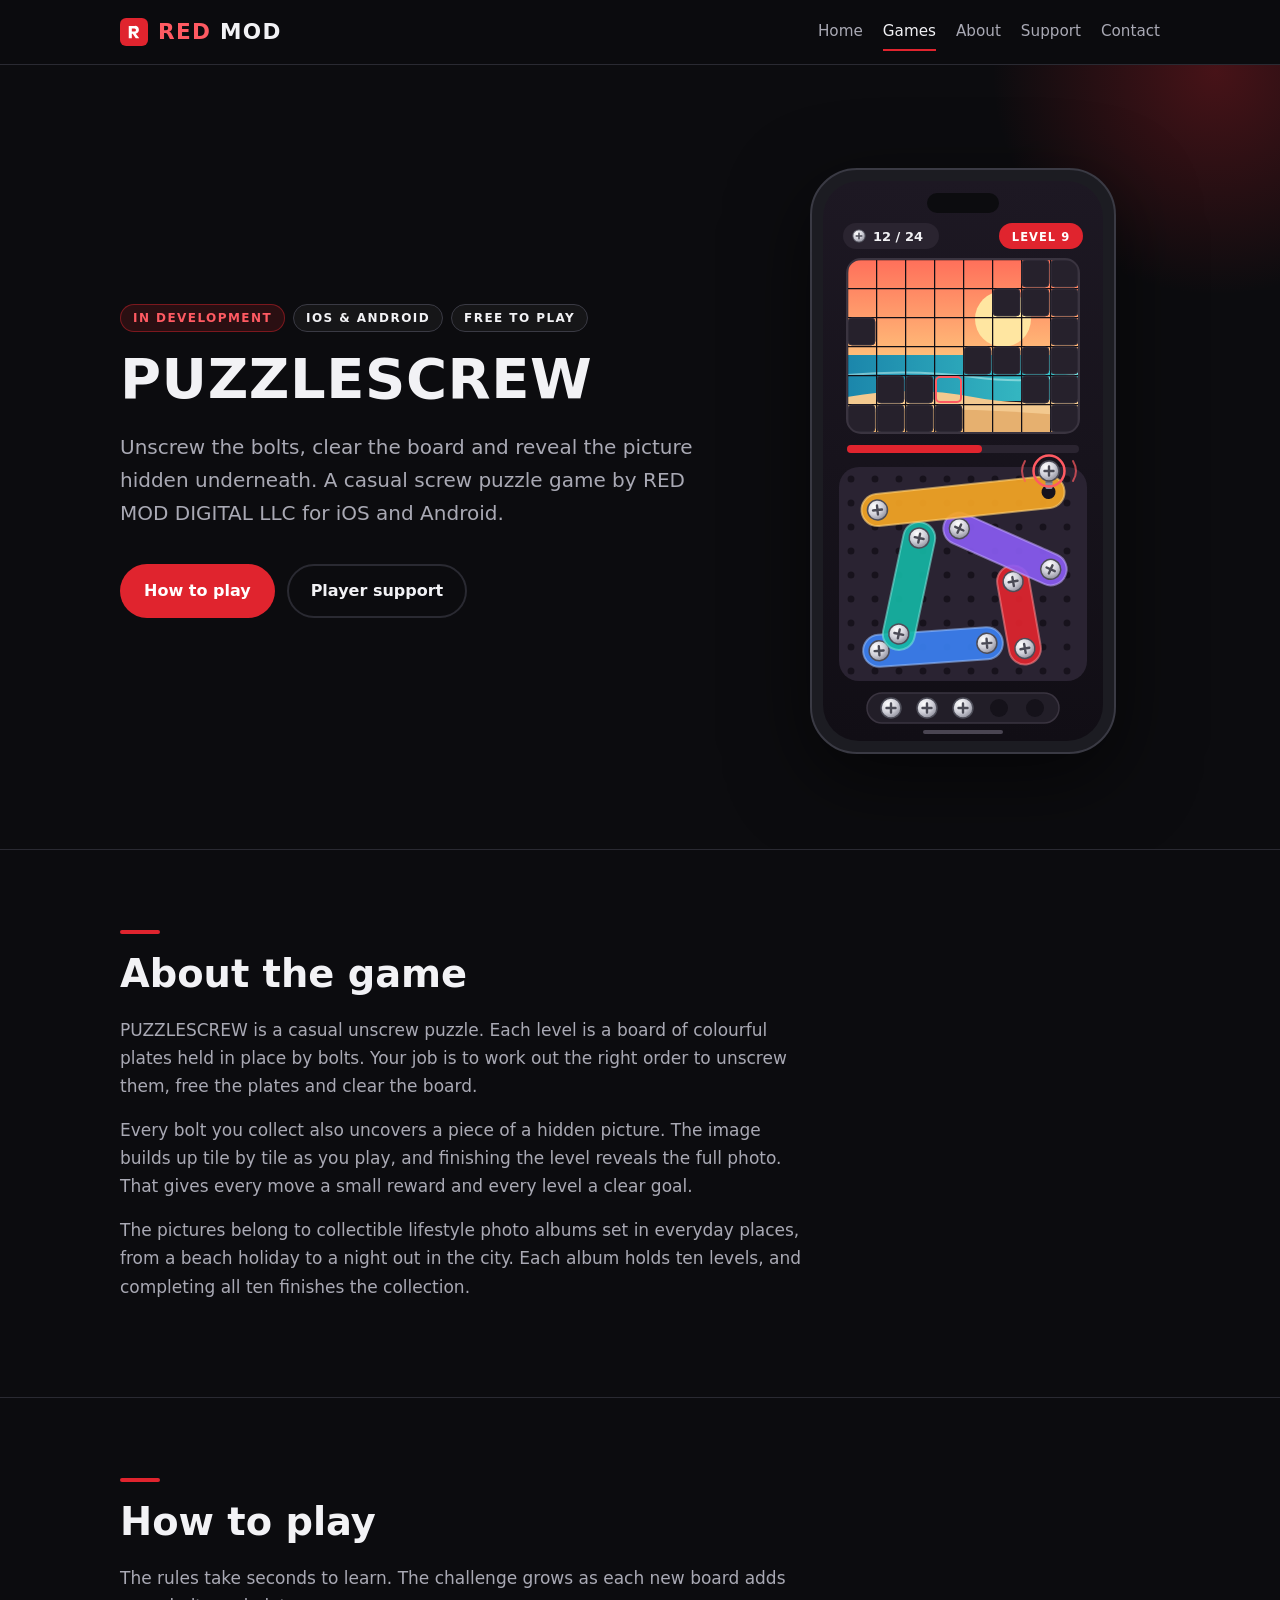
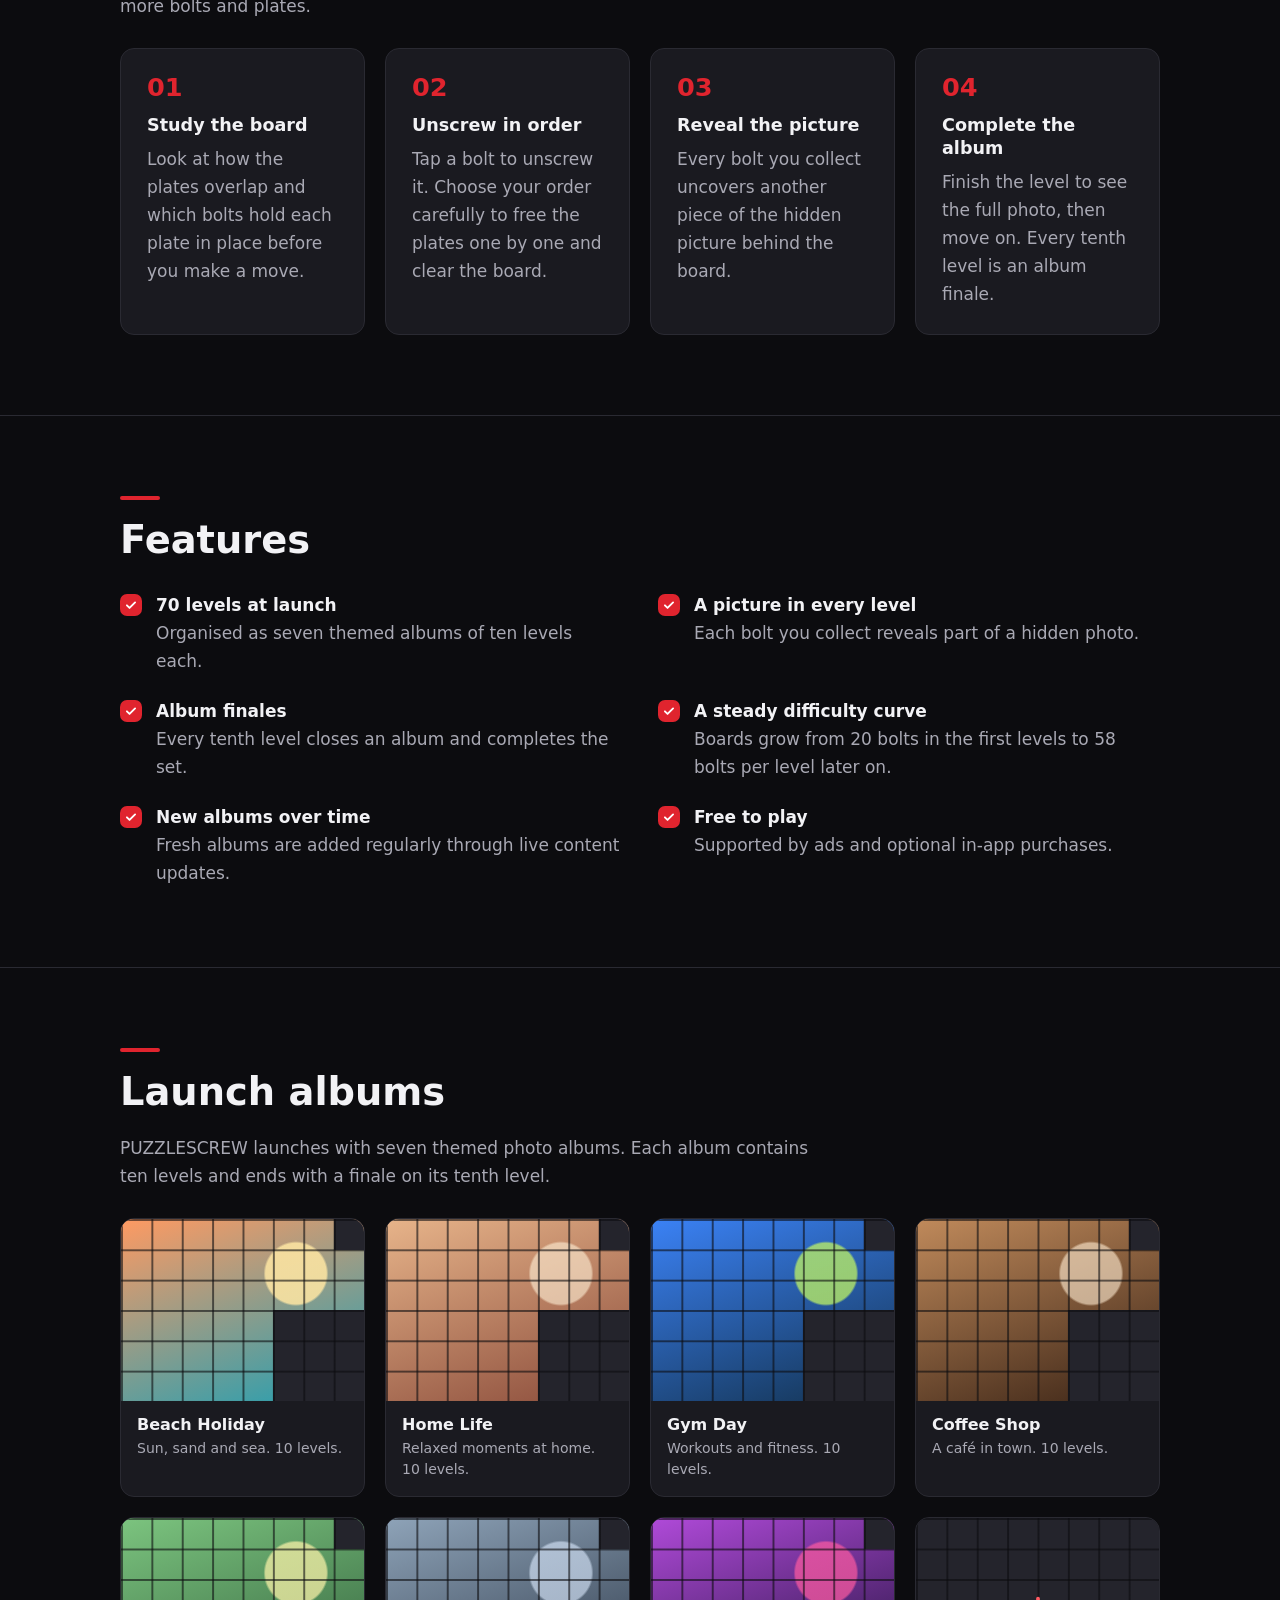
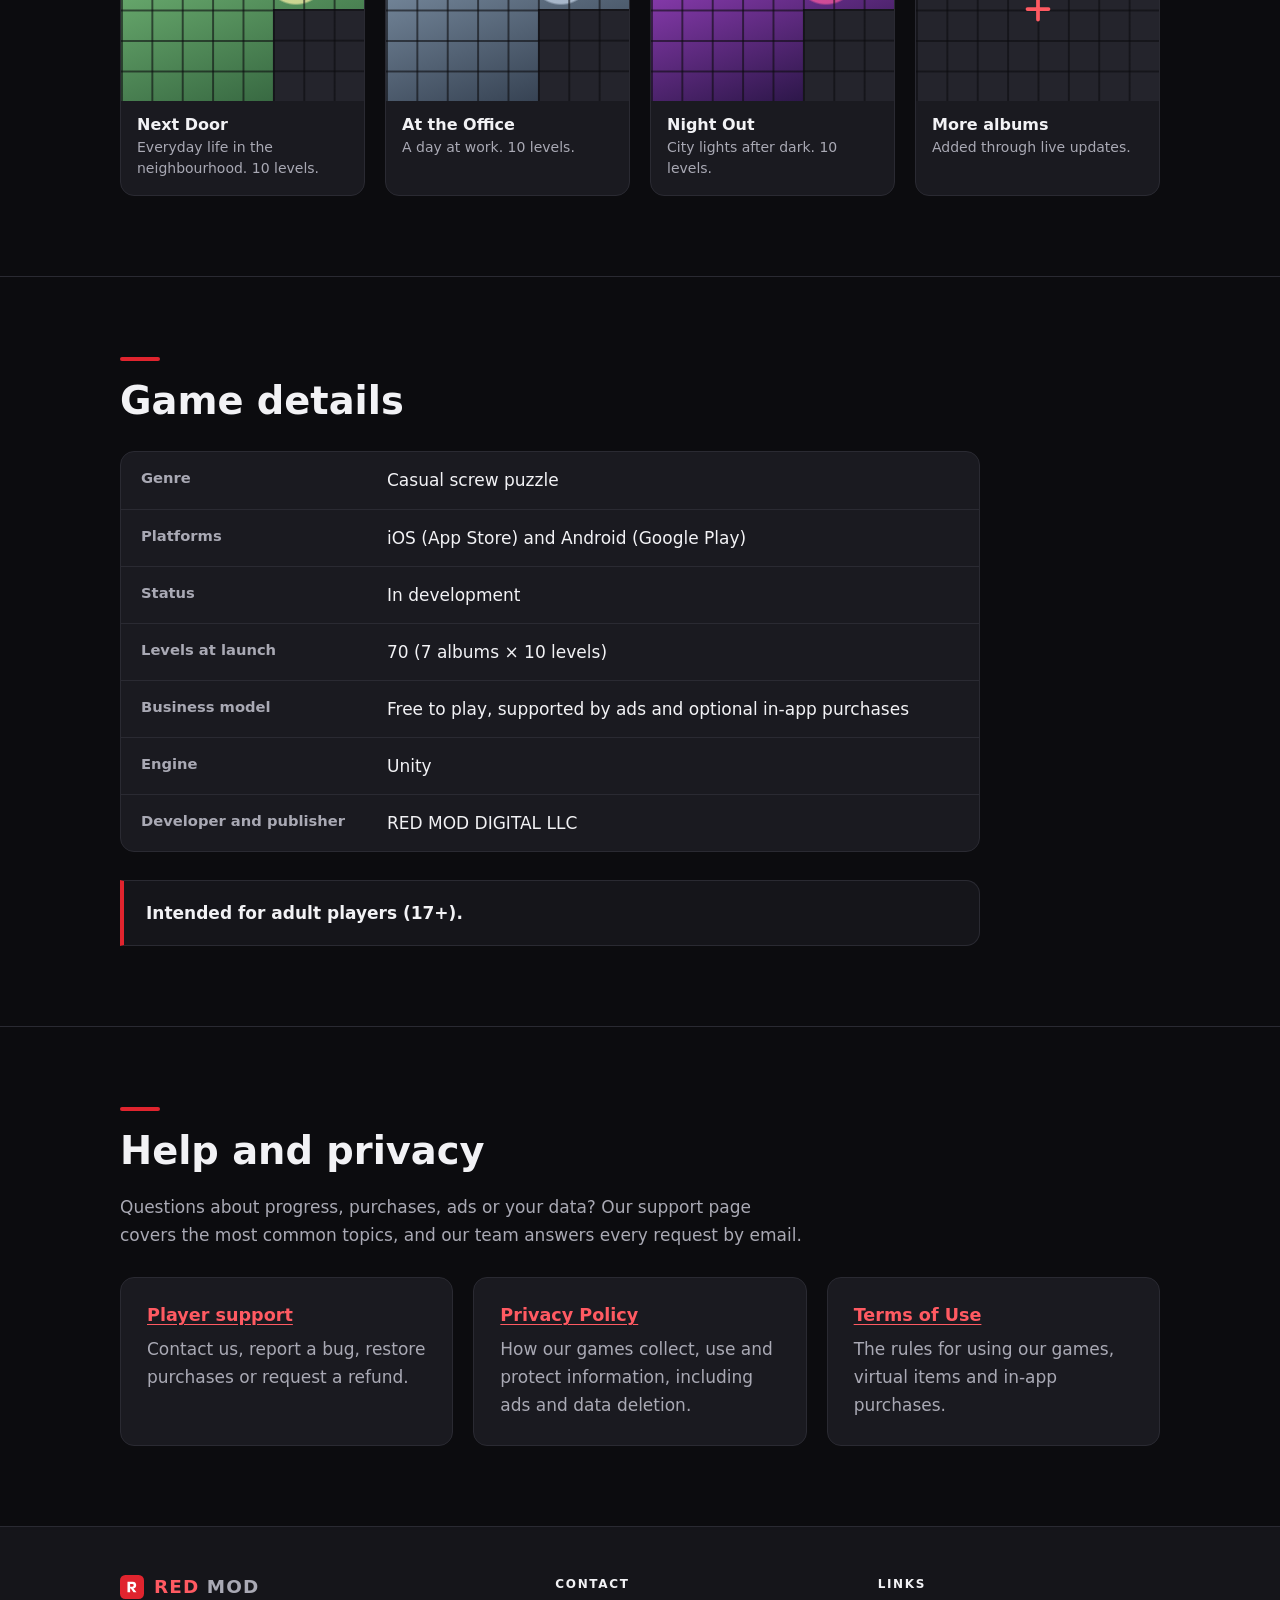
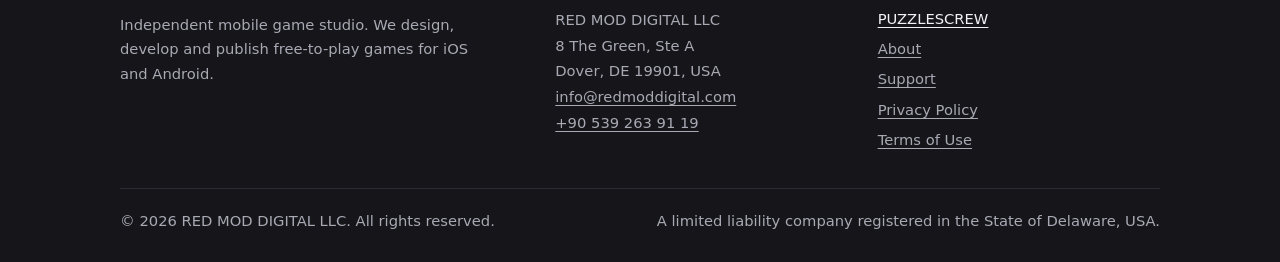
<file: puzzlescrew.html>
<!DOCTYPE html>
<html lang="en">
<head>
  <meta charset="utf-8">
  <meta name="viewport" content="width=device-width, initial-scale=1">
  <title>PUZZLESCREW | Screw Puzzle Game for iOS &amp; Android | RED MOD</title>
  <meta name="description" content="PUZZLESCREW is a casual screw puzzle game for iOS and Android by RED MOD DIGITAL LLC. Unscrew bolts, clear the board and reveal hidden photos across 70 levels in 7 albums.">
  <link rel="canonical" href="https://redmoddigital.com/puzzlescrew.html">
  <meta name="theme-color" content="#0c0c0f">
  <meta name="color-scheme" content="dark">

  <link rel="icon" type="image/svg+xml" href="data:image/svg+xml,%3Csvg xmlns='http://www.w3.org/2000/svg' viewBox='0 0 64 64'%3E%3Crect width='64' height='64' rx='14' fill='%23E0242E'/%3E%3Cpath fill='%23fff' fill-rule='evenodd' d='M20 46V18h14a9 9 0 0 1 2 17.8L44 46h-8l-7-10h-2v10zM27 24v7h6a3.5 3.5 0 0 0 0-7z'/%3E%3C/svg%3E">

  <meta property="og:type" content="website">
  <meta property="og:site_name" content="RED MOD DIGITAL LLC">
  <meta property="og:title" content="PUZZLESCREW | Screw Puzzle Game for iOS &amp; Android">
  <meta property="og:description" content="Unscrew bolts, clear the board and reveal a hidden picture in every level. A casual puzzle game in development for iOS and Android by RED MOD DIGITAL LLC.">
  <meta property="og:url" content="https://redmoddigital.com/puzzlescrew.html">
  <meta property="og:locale" content="en_US">
  <meta name="twitter:card" content="summary">
  <meta name="twitter:title" content="PUZZLESCREW | Screw Puzzle Game for iOS &amp; Android">
  <meta name="twitter:description" content="Unscrew bolts, clear the board and reveal a hidden picture in every level. In development for iOS and Android.">

  <link rel="stylesheet" href="style.css">

  <script type="application/ld+json">
  {
    "@context": "https://schema.org",
    "@type": "VideoGame",
    "name": "PUZZLESCREW",
    "url": "https://redmoddigital.com/puzzlescrew.html",
    "description": "A casual screw puzzle game for iOS and Android. Players unscrew bolts in the right order to clear a board of plates, and every bolt collected reveals part of a hidden picture. 70 levels at launch in 7 themed photo albums.",
    "genre": ["Puzzle", "Casual"],
    "gamePlatform": ["iOS", "Android"],
    "operatingSystem": "iOS, Android",
    "applicationCategory": "GameApplication",
    "creativeWorkStatus": "In development",
    "isAccessibleForFree": true,
    "audience": {
      "@type": "PeopleAudience",
      "suggestedMinAge": 17
    },
    "author": {
      "@type": "Organization",
      "name": "RED MOD DIGITAL LLC",
      "url": "https://redmoddigital.com/"
    },
    "publisher": {
      "@type": "Organization",
      "name": "RED MOD DIGITAL LLC",
      "url": "https://redmoddigital.com/"
    }
  }
  </script>
</head>
<body>
  <a class="skip-link" href="#main">Skip to content</a>

  <header class="site-header">
    <div class="container">
      <a class="wordmark" href="index.html" aria-label="RED MOD, home">
        <svg class="mark" viewBox="0 0 64 64" aria-hidden="true" focusable="false">
          <rect width="64" height="64" rx="14" fill="#E0242E"/>
          <path fill="#fff" fill-rule="evenodd" d="M20 46V18h14a9 9 0 0 1 2 17.8L44 46h-8l-7-10h-2v10zM27 24v7h6a3.5 3.5 0 0 0 0-7z"/>
        </svg>
        <span><span class="red">RED</span> MOD</span>
      </a>
      <nav class="site-nav" aria-label="Main">
        <ul>
          <li><a href="index.html">Home</a></li>
          <li><a href="index.html#games" aria-current="true">Games</a></li>
          <li><a href="about.html">About</a></li>
          <li><a href="support.html">Support</a></li>
          <li><a href="index.html#contact">Contact</a></li>
        </ul>
      </nav>
    </div>
  </header>

  <main id="main">
    <section class="hero" aria-labelledby="hero-title">
      <div class="container hero-split">
        <div>
          <ul class="badge-row" aria-label="Game status">
            <li class="badge">In development</li>
            <li class="badge badge-neutral">iOS &amp; Android</li>
            <li class="badge badge-neutral">Free to play</li>
          </ul>
          <h1 id="hero-title" class="game-title">PUZZLESCREW</h1>
          <p class="lead">Unscrew the bolts, clear the board and reveal the picture hidden underneath. A casual screw puzzle game by RED MOD DIGITAL LLC for iOS and Android.</p>
          <div class="btn-row">
            <a class="btn btn-primary" href="#how-to-play">How to play</a>
            <a class="btn btn-ghost" href="support.html">Player support</a>
          </div>
        </div>
        <div class="game-art">
          <svg viewBox="0 0 320 600" role="img" aria-labelledby="ps-art-title" focusable="false">
            <title id="ps-art-title">PUZZLESCREW illustration: a phone showing a board of coloured plates held by bolts, below a picture that is partly revealed tile by tile</title>
            <defs>
              <linearGradient id="ps-screen" x1="0" y1="0" x2="0" y2="1">
                <stop offset="0" stop-color="#1d1823"/>
                <stop offset="1" stop-color="#110e15"/>
              </linearGradient>
              <linearGradient id="ps-sky" x1="0" y1="0" x2="0" y2="1">
                <stop offset="0" stop-color="#ff6f5a"/>
                <stop offset="1" stop-color="#ffc07a"/>
              </linearGradient>
              <linearGradient id="ps-sea" x1="0" y1="0" x2="1" y2="0">
                <stop offset="0" stop-color="#1b86ab"/>
                <stop offset="1" stop-color="#3cc6c8"/>
              </linearGradient>
              <radialGradient id="ps-steel" cx="0.35" cy="0.3" r="0.85">
                <stop offset="0" stop-color="#ffffff"/>
                <stop offset="0.5" stop-color="#cfcfd8"/>
                <stop offset="1" stop-color="#7a7a88"/>
              </radialGradient>
              <pattern id="ps-holes" x="36" y="306" width="24" height="24" patternUnits="userSpaceOnUse">
                <circle cx="12" cy="12" r="3.5" fill="#17121c"/>
              </pattern>
              <pattern id="ps-grid" x="44" y="98" width="29" height="29" patternUnits="userSpaceOnUse">
                <path d="M0 0H29M0 0V29" fill="none" stroke="#110e15" stroke-width="2.5"/>
              </pattern>
              <clipPath id="ps-pic">
                <rect x="44" y="98" width="232" height="174" rx="14"/>
              </clipPath>
              <g id="ps-bolt">
                <circle r="10" fill="url(#ps-steel)" stroke="#4d4d58" stroke-width="1.5"/>
                <path d="M-4.5 0H4.5M0-4.5V4.5" stroke="#4a4a55" stroke-width="2.4" stroke-linecap="round"/>
              </g>
            </defs>
            <rect x="8" y="8" width="304" height="584" rx="46" fill="#1c1c22" stroke="#3a3a44" stroke-width="2"/>
            <rect x="20" y="20" width="280" height="560" rx="36" fill="url(#ps-screen)"/>
            <rect x="124" y="32" width="72" height="20" rx="10" fill="#0c0c0f"/>
            <rect x="40" y="62" width="96" height="26" rx="13" fill="#2a2430"/>
            <use href="#ps-bolt" transform="translate(56 75) scale(0.62)"/>
            <text x="70" y="80" fill="#f2f2f5" font-family="system-ui, -apple-system, 'Segoe UI', Roboto, Arial, sans-serif" font-size="13" font-weight="700">12 / 24</text>
            <rect x="196" y="62" width="84" height="26" rx="13" fill="#e0242e"/>
            <text x="238" y="79.5" fill="#ffffff" font-family="system-ui, -apple-system, 'Segoe UI', Roboto, Arial, sans-serif" font-size="11.5" font-weight="800" letter-spacing="1" text-anchor="middle">LEVEL 9</text>
            <g clip-path="url(#ps-pic)">
              <rect x="44" y="98" width="232" height="100" fill="url(#ps-sky)"/>
              <circle cx="200" cy="158" r="28" fill="#ffe6a1"/>
              <rect x="44" y="194" width="232" height="46" fill="url(#ps-sea)"/>
              <path d="M44 214Q110 208 170 216T276 212" fill="none" stroke="#bff0ee" stroke-opacity="0.55" stroke-width="2"/>
              <path d="M44 236Q110 224 170 236T276 232V272H44Z" fill="#f3c98f"/>
              <path d="M44 254Q140 242 276 256V272H44Z" fill="#e6b06f"/>
              <rect x="44" y="98" width="232" height="174" fill="url(#ps-grid)"/>
              <g fill="#26212c" stroke="#35303d" stroke-width="1">
                <rect x="219" y="99" width="27" height="27" rx="4"/>
                <rect x="248" y="99" width="27" height="27" rx="4"/>
                <rect x="190" y="128" width="27" height="27" rx="4"/>
                <rect x="219" y="128" width="27" height="27" rx="4"/>
                <rect x="248" y="128" width="27" height="27" rx="4"/>
                <rect x="45" y="157" width="27" height="27" rx="4"/>
                <rect x="248" y="157" width="27" height="27" rx="4"/>
                <rect x="161" y="186" width="27" height="27" rx="4"/>
                <rect x="190" y="186" width="27" height="27" rx="4"/>
                <rect x="219" y="186" width="27" height="27" rx="4"/>
                <rect x="248" y="186" width="27" height="27" rx="4"/>
                <rect x="74" y="215" width="27" height="27" rx="4"/>
                <rect x="103" y="215" width="27" height="27" rx="4"/>
                <rect x="219" y="215" width="27" height="27" rx="4"/>
                <rect x="248" y="215" width="27" height="27" rx="4"/>
                <rect x="45" y="244" width="27" height="27" rx="4"/>
                <rect x="74" y="244" width="27" height="27" rx="4"/>
                <rect x="103" y="244" width="27" height="27" rx="4"/>
                <rect x="132" y="244" width="27" height="27" rx="4"/>
                <rect x="248" y="244" width="27" height="27" rx="4"/>
              </g>
              <rect x="133" y="216" width="25" height="25" rx="4" fill="none" stroke="#ff5a62" stroke-width="2"/>
            </g>
            <rect x="44" y="98" width="232" height="174" rx="14" fill="none" stroke="#3a3440" stroke-width="2"/>
            <rect x="44" y="284" width="232" height="8" rx="4" fill="#2a2430"/>
            <rect x="44" y="284" width="135" height="8" rx="4" fill="#e0242e"/>
            <rect x="36" y="306" width="248" height="214" rx="20" fill="#2a2332"/>
            <rect x="36" y="306" width="248" height="214" rx="20" fill="url(#ps-holes)"/>
            <g transform="rotate(-4 130 486)">
              <rect x="60" y="470" width="140" height="32" rx="16" fill="#3b82f6" fill-opacity="0.9" stroke="#9cc2ff" stroke-opacity="0.55" stroke-width="2"/>
              <use href="#ps-bolt" x="76" y="486"/>
              <use href="#ps-bolt" x="184" y="486"/>
            </g>
            <g transform="rotate(-10 216 454)">
              <rect x="200" y="404" width="32" height="100" rx="16" fill="#e0242e" fill-opacity="0.92" stroke="#ff8a90" stroke-opacity="0.55" stroke-width="2"/>
              <use href="#ps-bolt" x="216" y="420"/>
              <use href="#ps-bolt" x="216" y="488"/>
            </g>
            <g transform="rotate(24 202 388)">
              <rect x="136" y="372" width="132" height="32" rx="16" fill="#8b5cf6" fill-opacity="0.9" stroke="#c4a8ff" stroke-opacity="0.55" stroke-width="2"/>
              <use href="#ps-bolt" x="152" y="388"/>
              <use href="#ps-bolt" x="252" y="388"/>
            </g>
            <g transform="rotate(12 106 425)">
              <rect x="90" y="360" width="32" height="130" rx="16" fill="#14b8a6" fill-opacity="0.9" stroke="#7ee8dc" stroke-opacity="0.55" stroke-width="2"/>
              <use href="#ps-bolt" x="106" y="376"/>
              <use href="#ps-bolt" x="106" y="474"/>
            </g>
            <g transform="rotate(-6 160 340)">
              <rect x="58" y="324" width="204" height="32" rx="16" fill="#f5a524" fill-opacity="0.92" stroke="#ffd27a" stroke-opacity="0.6" stroke-width="2"/>
              <use href="#ps-bolt" x="74" y="340"/>
              <circle cx="246" cy="340" r="7" fill="#17121c"/>
            </g>
            <rect x="242.5" y="312" width="7" height="16" rx="1.5" fill="#8d8d99"/>
            <path d="M242.5 317h7M242.5 321h7M242.5 325h7" stroke="#5d5d68" stroke-width="1.2"/>
            <circle cx="246" cy="310" r="15.5" fill="none" stroke="#ff5a62" stroke-width="2.5"/>
            <use href="#ps-bolt" x="246" y="310"/>
            <path d="M222 300q-6 10 0 20M270 300q6 10 0 20" fill="none" stroke="#ff5a62" stroke-width="2" stroke-linecap="round" stroke-opacity="0.7"/>
            <rect x="64" y="532" width="192" height="30" rx="15" fill="#221e28" stroke="#3a3440" stroke-width="1.5"/>
            <use href="#ps-bolt" x="88" y="547"/>
            <use href="#ps-bolt" x="124" y="547"/>
            <use href="#ps-bolt" x="160" y="547"/>
            <circle cx="196" cy="547" r="9" fill="#15121a"/>
            <circle cx="232" cy="547" r="9" fill="#15121a"/>
            <rect x="120" y="569" width="80" height="4" rx="2" fill="#4a4552"/>
          </svg>
        </div>
      </div>
    </section>

    <section class="section" id="about-the-game" aria-labelledby="about-game-title">
      <div class="container">
        <h2 id="about-game-title">About the game</h2>
        <p>PUZZLESCREW is a casual unscrew puzzle. Each level is a board of colourful plates held in place by bolts. Your job is to work out the right order to unscrew them, free the plates and clear the board.</p>
        <p>Every bolt you collect also uncovers a piece of a hidden picture. The image builds up tile by tile as you play, and finishing the level reveals the full photo. That gives every move a small reward and every level a clear goal.</p>
        <p>The pictures belong to collectible lifestyle photo albums set in everyday places, from a beach holiday to a night out in the city. Each album holds ten levels, and completing all ten finishes the collection.</p>
      </div>
    </section>

    <section class="section" id="how-to-play" aria-labelledby="play-title">
      <div class="container">
        <h2 id="play-title">How to play</h2>
        <p>The rules take seconds to learn. The challenge grows as each new board adds more bolts and plates.</p>
        <ol class="steps">
          <li>
            <h3>Study the board</h3>
            <p>Look at how the plates overlap and which bolts hold each plate in place before you make a move.</p>
          </li>
          <li>
            <h3>Unscrew in order</h3>
            <p>Tap a bolt to unscrew it. Choose your order carefully to free the plates one by one and clear the board.</p>
          </li>
          <li>
            <h3>Reveal the picture</h3>
            <p>Every bolt you collect uncovers another piece of the hidden picture behind the board.</p>
          </li>
          <li>
            <h3>Complete the album</h3>
            <p>Finish the level to see the full photo, then move on. Every tenth level is an album finale.</p>
          </li>
        </ol>
      </div>
    </section>

    <section class="section" id="features" aria-labelledby="features-title">
      <div class="container">
        <h2 id="features-title">Features</h2>
        <ul class="checklist">
          <li><strong>70 levels at launch</strong>Organised as seven themed albums of ten levels each.</li>
          <li><strong>A picture in every level</strong>Each bolt you collect reveals part of a hidden photo.</li>
          <li><strong>Album finales</strong>Every tenth level closes an album and completes the set.</li>
          <li><strong>A steady difficulty curve</strong>Boards grow from 20 bolts in the first levels to 58 bolts per level later on.</li>
          <li><strong>New albums over time</strong>Fresh albums are added regularly through live content updates.</li>
          <li><strong>Free to play</strong>Supported by ads and optional in-app purchases.</li>
        </ul>
      </div>
    </section>

    <section class="section" id="albums" aria-labelledby="albums-title">
      <div class="container">
        <h2 id="albums-title">Launch albums</h2>
        <p>PUZZLESCREW launches with seven themed photo albums. Each album contains ten levels and ends with a finale on its tenth level.</p>
        <ul class="albums">
          <li class="album">
            <div class="album-art album--beach" aria-hidden="true"></div>
            <div class="album-body"><h3>Beach Holiday</h3><p>Sun, sand and sea. 10 levels.</p></div>
          </li>
          <li class="album">
            <div class="album-art album--home" aria-hidden="true"></div>
            <div class="album-body"><h3>Home Life</h3><p>Relaxed moments at home. 10 levels.</p></div>
          </li>
          <li class="album">
            <div class="album-art album--gym" aria-hidden="true"></div>
            <div class="album-body"><h3>Gym Day</h3><p>Workouts and fitness. 10 levels.</p></div>
          </li>
          <li class="album">
            <div class="album-art album--coffee" aria-hidden="true"></div>
            <div class="album-body"><h3>Coffee Shop</h3><p>A café in town. 10 levels.</p></div>
          </li>
          <li class="album">
            <div class="album-art album--door" aria-hidden="true"></div>
            <div class="album-body"><h3>Next Door</h3><p>Everyday life in the neighbourhood. 10 levels.</p></div>
          </li>
          <li class="album">
            <div class="album-art album--office" aria-hidden="true"></div>
            <div class="album-body"><h3>At the Office</h3><p>A day at work. 10 levels.</p></div>
          </li>
          <li class="album">
            <div class="album-art album--night" aria-hidden="true"></div>
            <div class="album-body"><h3>Night Out</h3><p>City lights after dark. 10 levels.</p></div>
          </li>
          <li class="album album-more">
            <div class="album-art" aria-hidden="true">
              <span class="album-plus"><svg viewBox="0 0 24 24" fill="none" stroke="currentColor" stroke-width="2.5" stroke-linecap="round" focusable="false"><path d="M12 5v14M5 12h14"/></svg></span>
            </div>
            <div class="album-body"><h3>More albums</h3><p>Added through live updates.</p></div>
          </li>
        </ul>
      </div>
    </section>

    <section class="section" id="details" aria-labelledby="details-title">
      <div class="container">
        <h2 id="details-title">Game details</h2>
        <dl class="info-list">
          <div><dt>Genre</dt><dd>Casual screw puzzle</dd></div>
          <div><dt>Platforms</dt><dd>iOS (App Store) and Android (Google Play)</dd></div>
          <div><dt>Status</dt><dd>In development</dd></div>
          <div><dt>Levels at launch</dt><dd>70 (7 albums &times; 10 levels)</dd></div>
          <div><dt>Business model</dt><dd>Free to play, supported by ads and optional in-app purchases</dd></div>
          <div><dt>Engine</dt><dd>Unity</dd></div>
          <div><dt>Developer and publisher</dt><dd>RED MOD DIGITAL LLC</dd></div>
        </dl>
        <div class="callout">
          <p><strong>Intended for adult players (17+).</strong></p>
        </div>
      </div>
    </section>

    <section class="section" id="help" aria-labelledby="help-title">
      <div class="container">
        <h2 id="help-title">Help and privacy</h2>
        <p>Questions about progress, purchases, ads or your data? Our support page covers the most common topics, and our team answers every request by email.</p>
        <div class="grid-3">
          <div class="card">
            <h3><a href="support.html">Player support</a></h3>
            <p>Contact us, report a bug, restore purchases or request a refund.</p>
          </div>
          <div class="card">
            <h3><a href="privacy.html">Privacy Policy</a></h3>
            <p>How our games collect, use and protect information, including ads and data deletion.</p>
          </div>
          <div class="card">
            <h3><a href="terms.html">Terms of Use</a></h3>
            <p>The rules for using our games, virtual items and in-app purchases.</p>
          </div>
        </div>
      </div>
    </section>
  </main>

  <footer class="site-footer">
    <div class="container">
      <div class="footer-grid">
        <div class="footer-brand">
          <a class="wordmark" href="index.html" aria-label="RED MOD, home">
            <svg class="mark" viewBox="0 0 64 64" aria-hidden="true" focusable="false">
              <rect width="64" height="64" rx="14" fill="#E0242E"/>
              <path fill="#fff" fill-rule="evenodd" d="M20 46V18h14a9 9 0 0 1 2 17.8L44 46h-8l-7-10h-2v10zM27 24v7h6a3.5 3.5 0 0 0 0-7z"/>
            </svg>
            <span><span class="red">RED</span> MOD</span>
          </a>
          <p>Independent mobile game studio. We design, develop and publish free-to-play games for iOS and Android.</p>
        </div>
        <div>
          <h2 class="footer-title">Contact</h2>
          <address>
            RED MOD DIGITAL LLC<br>
            8 The Green, Ste A<br>
            Dover, DE 19901, USA<br>
            <a href="mailto:info@redmoddigital.com">info@redmoddigital.com</a><br>
            <a href="tel:+905392639119">+90 539 263 91 19</a>
          </address>
        </div>
        <nav aria-label="Footer">
          <h2 class="footer-title">Links</h2>
          <ul>
            <li><a href="puzzlescrew.html" aria-current="page">PUZZLESCREW</a></li>
            <li><a href="about.html">About</a></li>
            <li><a href="support.html">Support</a></li>
            <li><a href="privacy.html">Privacy Policy</a></li>
            <li><a href="terms.html">Terms of Use</a></li>
          </ul>
        </nav>
      </div>
      <div class="footer-bottom">
        <p>&copy; 2026 RED MOD DIGITAL LLC. All rights reserved.</p>
        <p>A limited liability company registered in the State of Delaware, USA.</p>
      </div>
    </div>
  </footer>
</body>
</html>
</file>
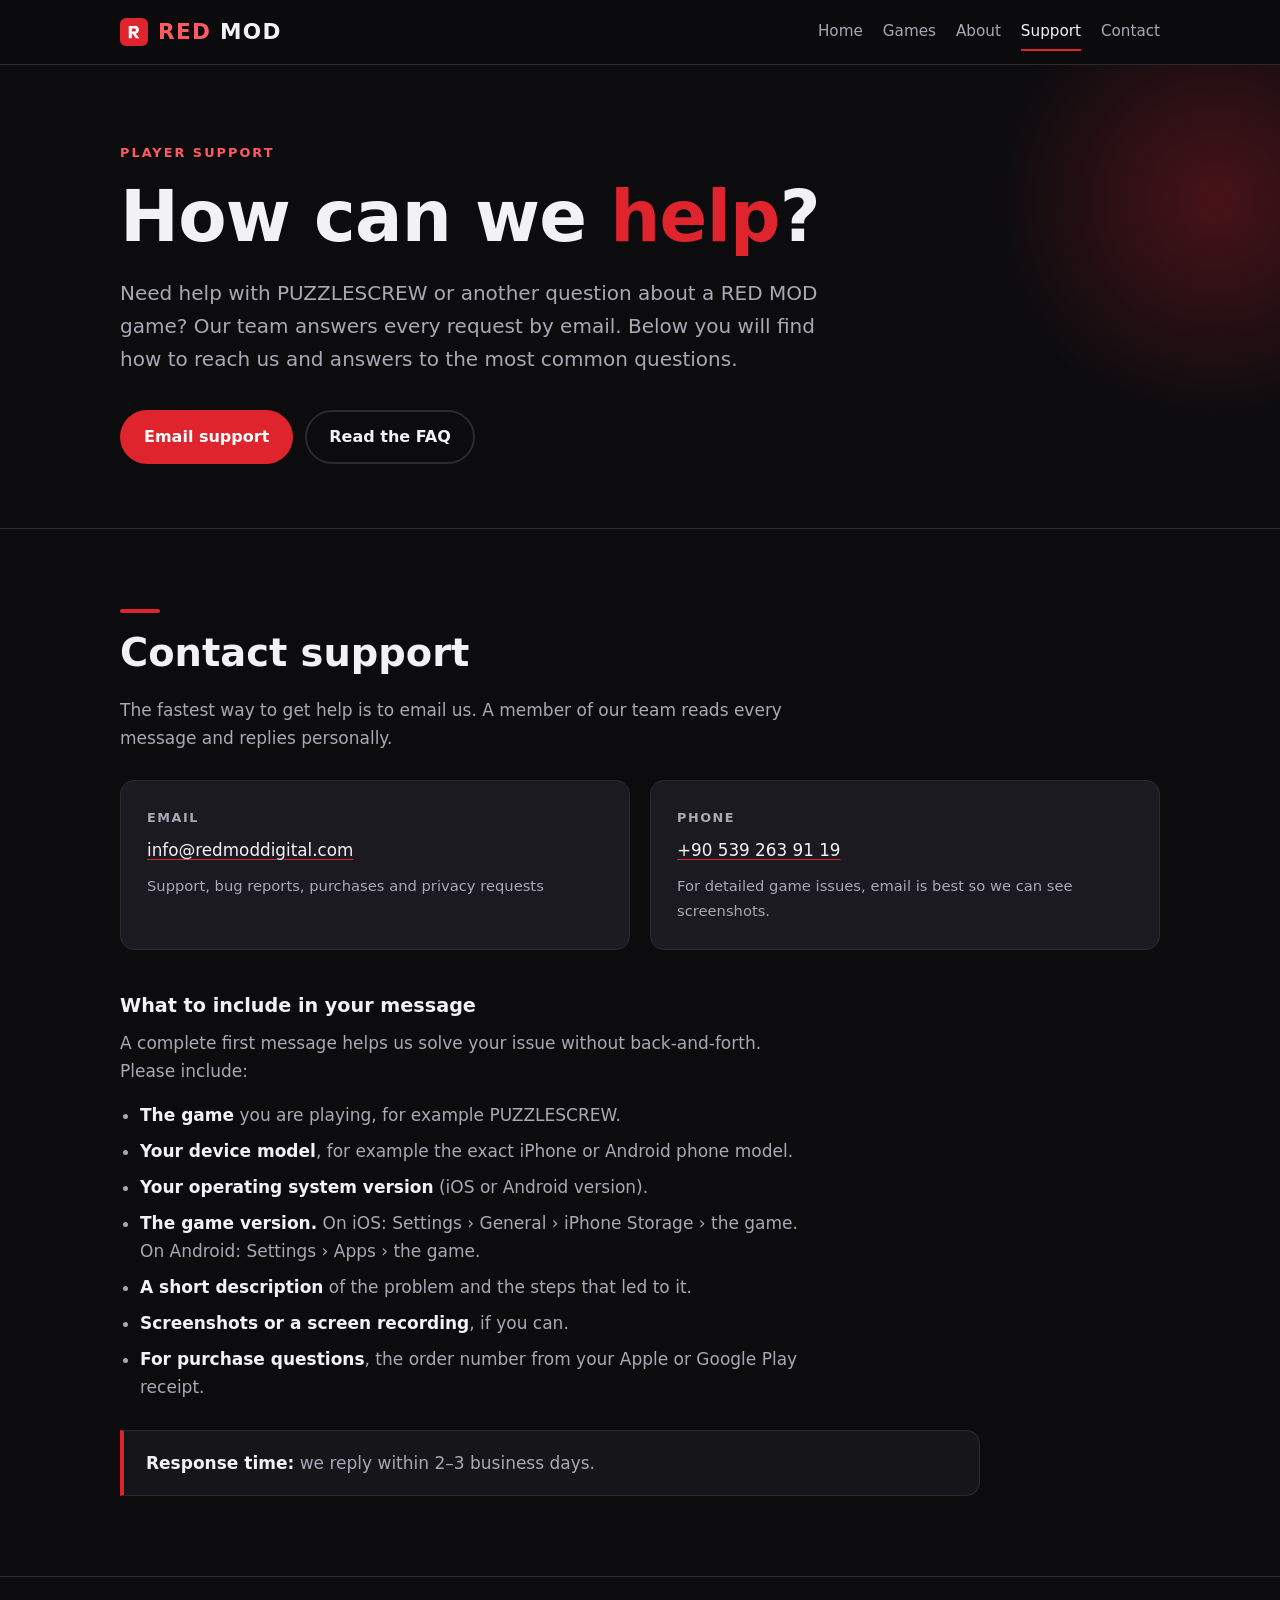
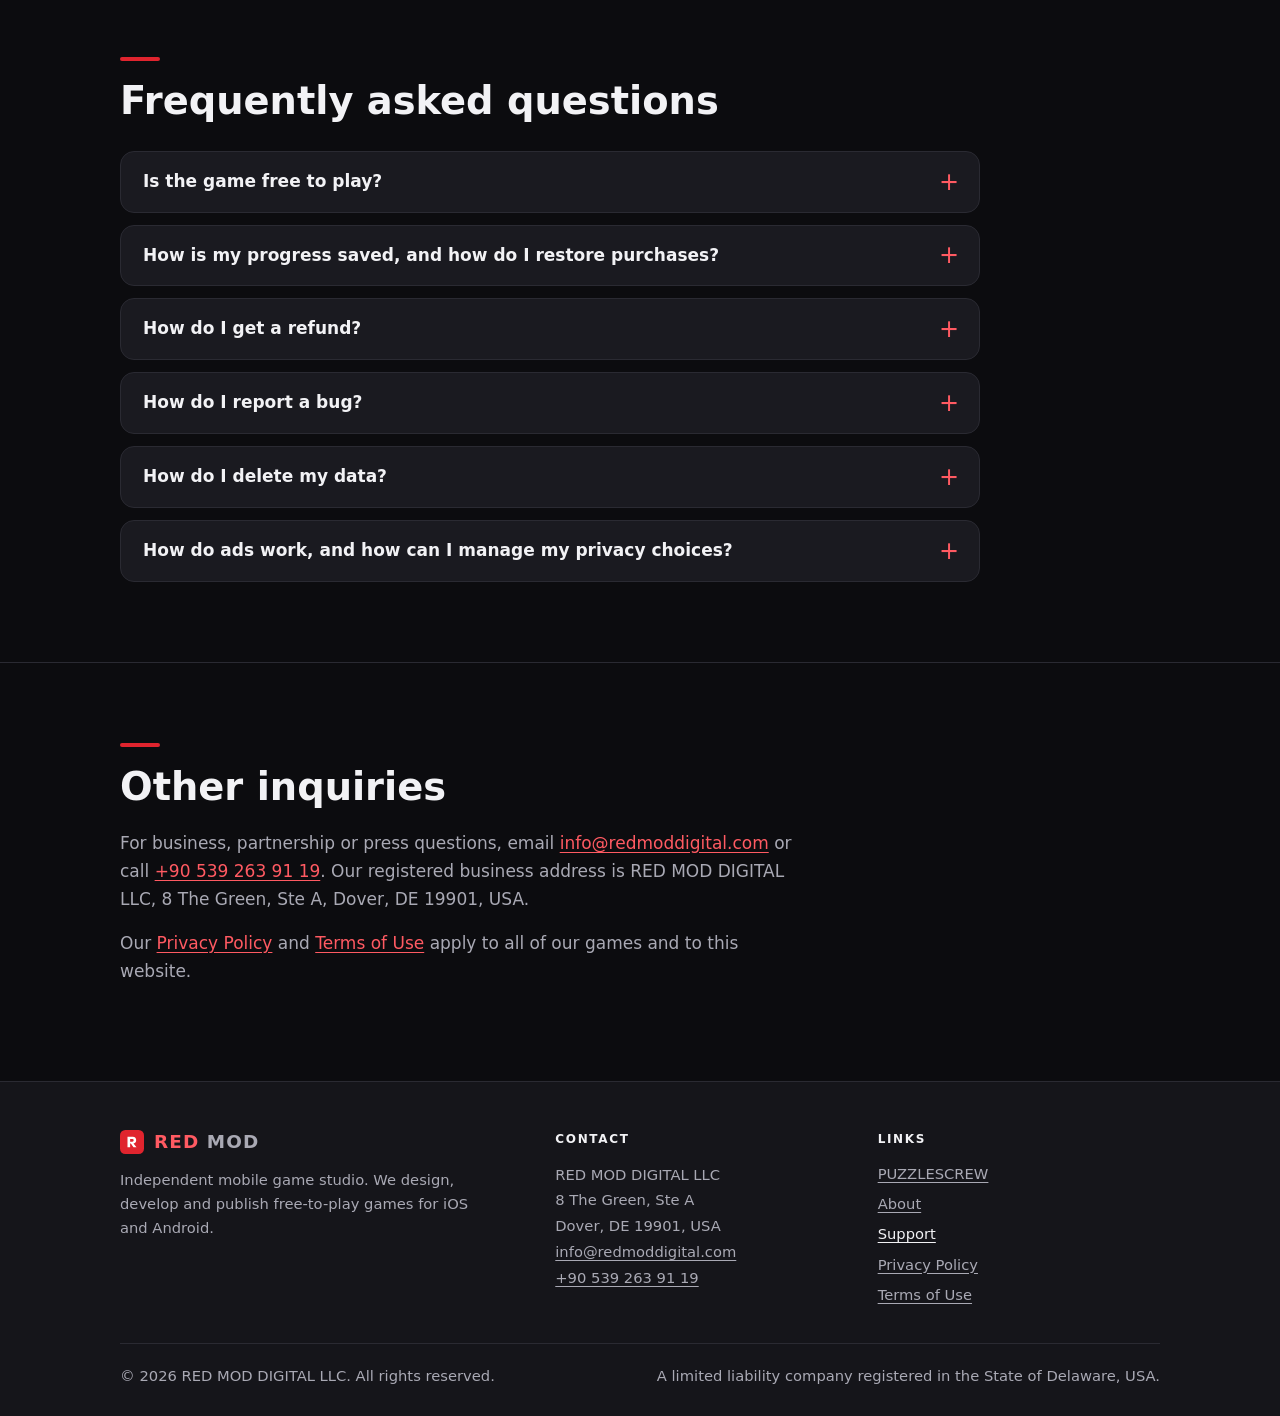
<file: support.html>
<!DOCTYPE html>
<html lang="en">
<head>
  <meta charset="utf-8">
  <meta name="viewport" content="width=device-width, initial-scale=1">
  <title>Support | RED MOD DIGITAL LLC</title>
  <meta name="description" content="Player support for RED MOD games, including PUZZLESCREW. Contact our team, report a bug, restore purchases, request a refund or ask us to delete your data.">
  <link rel="canonical" href="https://redmoddigital.com/support.html">
  <meta name="theme-color" content="#0c0c0f">
  <meta name="color-scheme" content="dark">

  <link rel="icon" type="image/svg+xml" href="data:image/svg+xml,%3Csvg xmlns='http://www.w3.org/2000/svg' viewBox='0 0 64 64'%3E%3Crect width='64' height='64' rx='14' fill='%23E0242E'/%3E%3Cpath fill='%23fff' fill-rule='evenodd' d='M20 46V18h14a9 9 0 0 1 2 17.8L44 46h-8l-7-10h-2v10zM27 24v7h6a3.5 3.5 0 0 0 0-7z'/%3E%3C/svg%3E">

  <meta property="og:type" content="website">
  <meta property="og:site_name" content="RED MOD DIGITAL LLC">
  <meta property="og:title" content="Support | RED MOD DIGITAL LLC">
  <meta property="og:description" content="Get help with RED MOD games: contact support, report a bug, restore purchases, request a refund or delete your data.">
  <meta property="og:url" content="https://redmoddigital.com/support.html">
  <meta property="og:locale" content="en_US">
  <meta name="twitter:card" content="summary">
  <meta name="twitter:title" content="Support | RED MOD DIGITAL LLC">
  <meta name="twitter:description" content="Get help with RED MOD games, including PUZZLESCREW.">

  <link rel="stylesheet" href="style.css">
</head>
<body>
  <a class="skip-link" href="#main">Skip to content</a>

  <header class="site-header">
    <div class="container">
      <a class="wordmark" href="index.html" aria-label="RED MOD, home">
        <svg class="mark" viewBox="0 0 64 64" aria-hidden="true" focusable="false">
          <rect width="64" height="64" rx="14" fill="#E0242E"/>
          <path fill="#fff" fill-rule="evenodd" d="M20 46V18h14a9 9 0 0 1 2 17.8L44 46h-8l-7-10h-2v10zM27 24v7h6a3.5 3.5 0 0 0 0-7z"/>
        </svg>
        <span><span class="red">RED</span> MOD</span>
      </a>
      <nav class="site-nav" aria-label="Main">
        <ul>
          <li><a href="index.html">Home</a></li>
          <li><a href="index.html#games">Games</a></li>
          <li><a href="about.html">About</a></li>
          <li><a href="support.html" aria-current="page">Support</a></li>
          <li><a href="index.html#contact">Contact</a></li>
        </ul>
      </nav>
    </div>
  </header>

  <main id="main">
    <section class="hero hero-sm" aria-labelledby="hero-title">
      <div class="container">
        <p class="eyebrow">Player support</p>
        <h1 id="hero-title">How can we <span class="accent">help</span>?</h1>
        <p class="lead">Need help with PUZZLESCREW or another question about a RED MOD game? Our team answers every request by email. Below you will find how to reach us and answers to the most common questions.</p>
        <div class="btn-row">
          <a class="btn btn-primary" href="mailto:info@redmoddigital.com?subject=Support%20request">Email support</a>
          <a class="btn btn-ghost" href="#faq">Read the FAQ</a>
        </div>
      </div>
    </section>

    <section class="section" id="contact-support" aria-labelledby="contact-support-title">
      <div class="container">
        <h2 id="contact-support-title">Contact support</h2>
        <p>The fastest way to get help is to email us. A member of our team reads every message and replies personally.</p>
        <div class="grid-2">
          <div class="card">
            <span class="contact-label">Email</span>
            <a class="contact-value" href="mailto:info@redmoddigital.com?subject=Support%20request">info@redmoddigital.com</a>
            <p class="hint">Support, bug reports, purchases and privacy requests</p>
          </div>
          <div class="card">
            <span class="contact-label">Phone</span>
            <a class="contact-value" href="tel:+905392639119">+90 539 263 91 19</a>
            <p class="hint">For detailed game issues, email is best so we can see screenshots.</p>
          </div>
        </div>

        <h3 class="sub-title" id="what-to-include">What to include in your message</h3>
        <p>A complete first message helps us solve your issue without back-and-forth. Please include:</p>
        <ul class="bullets">
          <li><strong>The game</strong> you are playing, for example PUZZLESCREW.</li>
          <li><strong>Your device model</strong>, for example the exact iPhone or Android phone model.</li>
          <li><strong>Your operating system version</strong> (iOS or Android version).</li>
          <li><strong>The game version.</strong> On iOS: Settings &rsaquo; General &rsaquo; iPhone Storage &rsaquo; the game. On Android: Settings &rsaquo; Apps &rsaquo; the game.</li>
          <li><strong>A short description</strong> of the problem and the steps that led to it.</li>
          <li><strong>Screenshots or a screen recording</strong>, if you can.</li>
          <li><strong>For purchase questions</strong>, the order number from your Apple or Google Play receipt.</li>
        </ul>

        <div class="callout">
          <p><strong>Response time:</strong> we reply within 2–3 business days.</p>
        </div>
      </div>
    </section>

    <section class="section" id="faq" aria-labelledby="faq-title">
      <div class="container">
        <h2 id="faq-title">Frequently asked questions</h2>
        <div class="faq">
          <details id="faq-free">
            <summary>Is the game free to play?</summary>
            <div class="answer">
              <p>Yes. Our games are free to download and play. They are supported by ads and optional in-app purchases. Purchases are never required to play.</p>
            </div>
          </details>

          <details id="faq-progress">
            <summary>How is my progress saved, and how do I restore purchases?</summary>
            <div class="answer">
              <p><strong>Progress.</strong> Our games do not require you to create an account. Your progress and settings are saved by the game on your device, so uninstalling the game or clearing its data can reset your progress.</p>
              <p><strong>Restoring purchases.</strong> In-app purchases are linked to the Apple ID or Google account you used to buy them. If a purchase is missing after reinstalling the game or moving to a new device:</p>
              <ul class="bullets">
                <li>make sure you are signed in to the same Apple ID or Google account you used for the purchase;</li>
                <li>use the game's restore purchases option, where the game offers one; and</li>
                <li>if the purchase still does not appear, email us with the order number from your receipt and we will look into it.</li>
              </ul>
            </div>
          </details>

          <details id="faq-refunds">
            <summary>How do I get a refund?</summary>
            <div class="answer">
              <p>In-app purchases are processed by Apple or Google, not by RED MOD, so refunds are handled under their policies. We do not receive or store your full payment card details.</p>
              <ul class="bullets">
                <li><strong>App Store (iPhone and iPad):</strong> request a refund at <a href="https://reportaproblem.apple.com" rel="noopener">reportaproblem.apple.com</a>.</li>
                <li><strong>Google Play (Android):</strong> follow Google's instructions at <a href="https://support.google.com/googleplay/answer/2479637" rel="noopener">support.google.com/googleplay/answer/2479637</a>.</li>
              </ul>
              <p>If you have trouble with a purchase that the store cannot solve, email us and we will help where we can.</p>
            </div>
          </details>

          <details id="faq-bugs">
            <summary>How do I report a bug?</summary>
            <div class="answer">
              <p>Email <a href="mailto:info@redmoddigital.com?subject=Bug%20report">info@redmoddigital.com</a> with the subject line "Bug report". Tell us your device model, operating system version and game version, describe what you were doing when the problem happened, and attach screenshots or a screen recording if possible. Clear reports help us reproduce and fix issues faster.</p>
            </div>
          </details>

          <details id="faq-deletion">
            <summary>How do I delete my data?</summary>
            <div class="answer">
              <p>You can ask us to delete the personal information we hold about you at any time by emailing <a href="mailto:info@redmoddigital.com?subject=Data%20deletion%20request">info@redmoddigital.com</a> with the subject line "Data deletion request". Please include:</p>
              <ul class="bullets">
                <li>the name of the game,</li>
                <li>your device platform (iOS or Android), and</li>
                <li>if available, your in-game player ID (often shown in the game's settings screen).</li>
              </ul>
              <p>We will confirm receipt and process your request within 30 days, unless the law allows or requires a longer period. Some information may be kept where we are legally required to do so (for example, transaction records). Deleting your data may reset your game progress and cannot be undone. Data held by third-party SDK providers can also be deleted by contacting those providers directly.</p>
              <p>The full procedure is described in <a href="privacy.html#deletion">section 8 of our Privacy Policy</a>.</p>
            </div>
          </details>

          <details id="faq-ads">
            <summary>How do ads work, and how can I manage my privacy choices?</summary>
            <div class="answer">
              <p>Our games are free to play and supported by ads. Ads may be delivered by third-party advertising networks, which may use device identifiers and usage data to deliver, measure and, where permitted, personalize ads.</p>
              <ul class="bullets">
                <li><strong>iOS:</strong> we only access the advertising identifier for tracking if you allow it through Apple's App Tracking Transparency prompt. You can change this at any time in Settings &rsaquo; Privacy &amp; Security &rsaquo; Tracking.</li>
                <li><strong>Android:</strong> you can reset your advertising ID or limit ad personalization in Settings &rsaquo; Privacy / Google &rsaquo; Ads.</li>
                <li><strong>Consent:</strong> where the law requires it, we ask for your consent before personalized ads are shown.</li>
                <li><strong>Uninstalling</strong> a game stops all collection of information by that game.</li>
              </ul>
              <p>Read more in <a href="privacy.html#third-parties">Third-party services and SDKs</a> and <a href="privacy.html#choices">Your choices and rights</a> in our Privacy Policy.</p>
            </div>
          </details>
        </div>
      </div>
    </section>

    <section class="section" id="other" aria-labelledby="other-title">
      <div class="container">
        <h2 id="other-title">Other inquiries</h2>
        <p>For business, partnership or press questions, email <a href="mailto:info@redmoddigital.com">info@redmoddigital.com</a> or call <a href="tel:+905392639119">+90 539 263 91 19</a>. Our registered business address is RED MOD DIGITAL LLC, 8 The Green, Ste A, Dover, DE 19901, USA.</p>
        <p>Our <a href="privacy.html">Privacy Policy</a> and <a href="terms.html">Terms of Use</a> apply to all of our games and to this website.</p>
      </div>
    </section>
  </main>

  <footer class="site-footer">
    <div class="container">
      <div class="footer-grid">
        <div class="footer-brand">
          <a class="wordmark" href="index.html" aria-label="RED MOD, home">
            <svg class="mark" viewBox="0 0 64 64" aria-hidden="true" focusable="false">
              <rect width="64" height="64" rx="14" fill="#E0242E"/>
              <path fill="#fff" fill-rule="evenodd" d="M20 46V18h14a9 9 0 0 1 2 17.8L44 46h-8l-7-10h-2v10zM27 24v7h6a3.5 3.5 0 0 0 0-7z"/>
            </svg>
            <span><span class="red">RED</span> MOD</span>
          </a>
          <p>Independent mobile game studio. We design, develop and publish free-to-play games for iOS and Android.</p>
        </div>
        <div>
          <h2 class="footer-title">Contact</h2>
          <address>
            RED MOD DIGITAL LLC<br>
            8 The Green, Ste A<br>
            Dover, DE 19901, USA<br>
            <a href="mailto:info@redmoddigital.com">info@redmoddigital.com</a><br>
            <a href="tel:+905392639119">+90 539 263 91 19</a>
          </address>
        </div>
        <nav aria-label="Footer">
          <h2 class="footer-title">Links</h2>
          <ul>
            <li><a href="puzzlescrew.html">PUZZLESCREW</a></li>
            <li><a href="about.html">About</a></li>
            <li><a href="support.html" aria-current="page">Support</a></li>
            <li><a href="privacy.html">Privacy Policy</a></li>
            <li><a href="terms.html">Terms of Use</a></li>
          </ul>
        </nav>
      </div>
      <div class="footer-bottom">
        <p>&copy; 2026 RED MOD DIGITAL LLC. All rights reserved.</p>
        <p>A limited liability company registered in the State of Delaware, USA.</p>
      </div>
    </div>
  </footer>
</body>
</html>
</file>
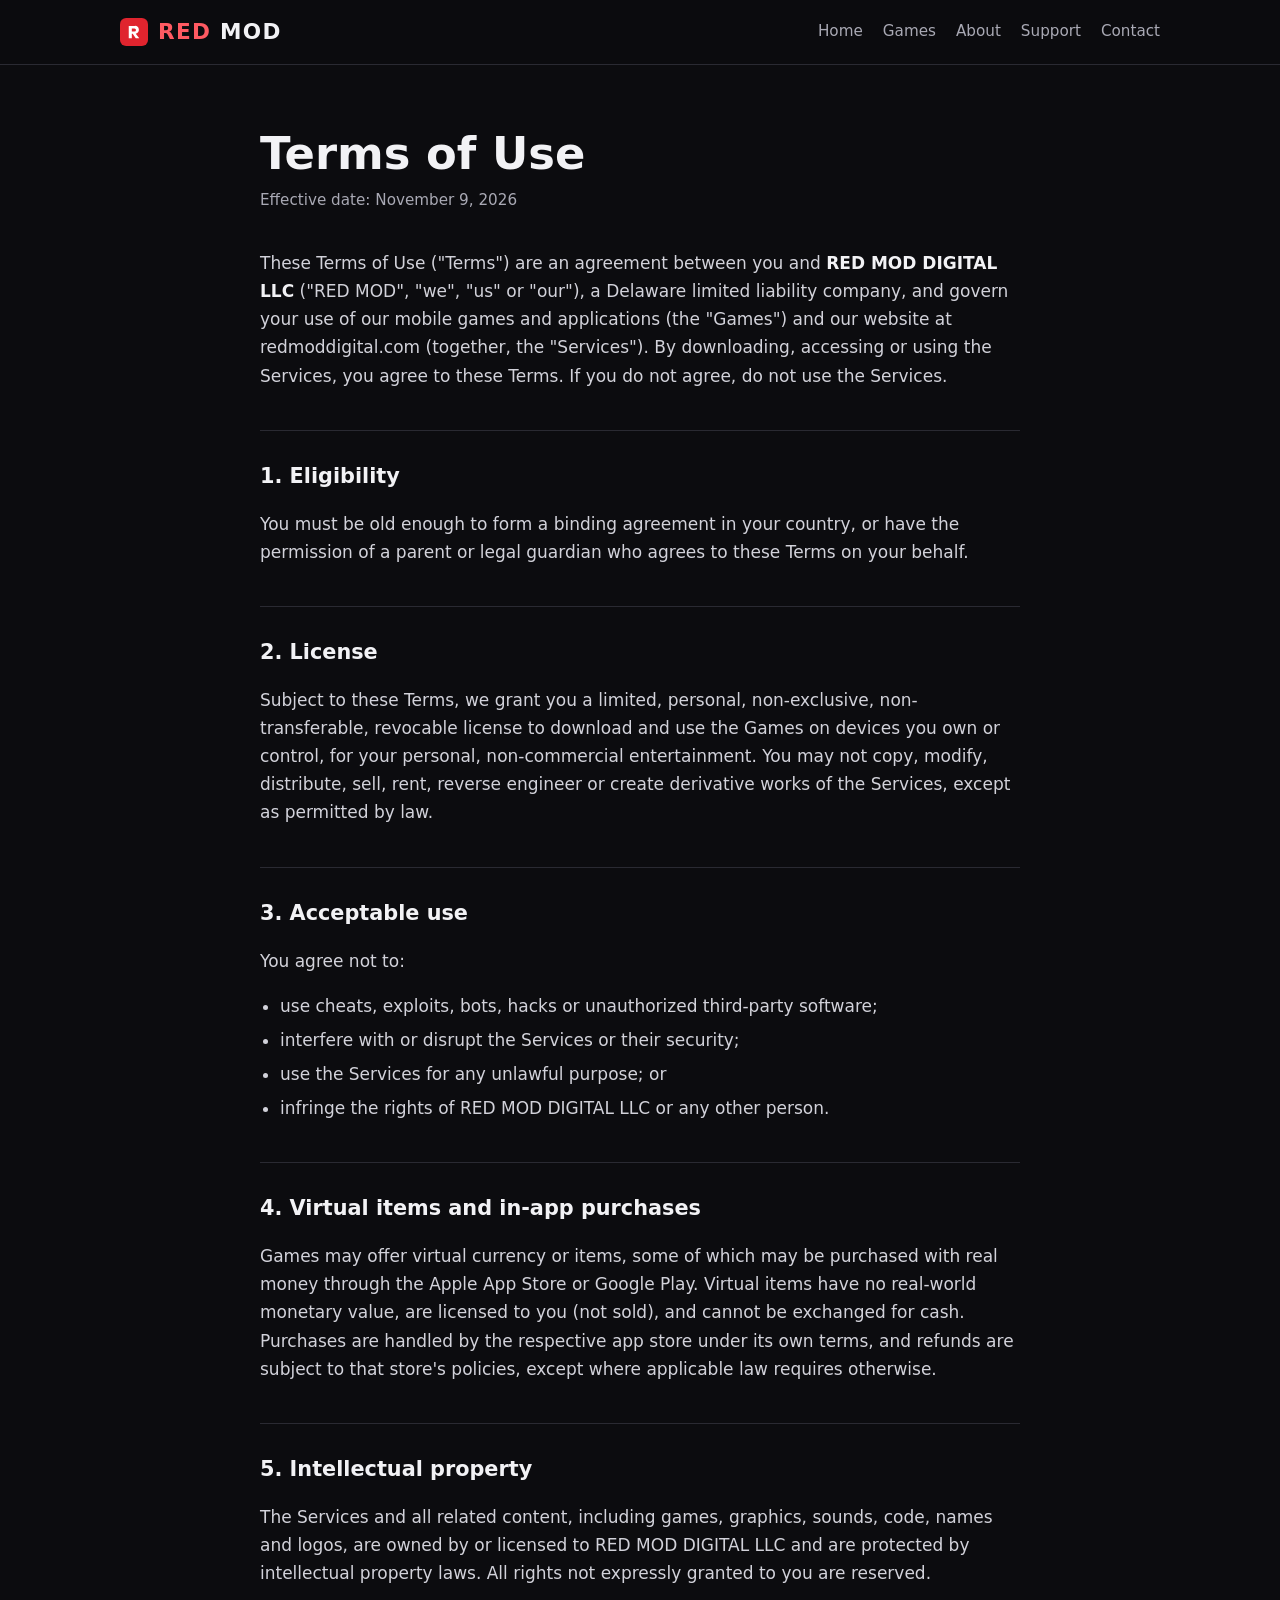
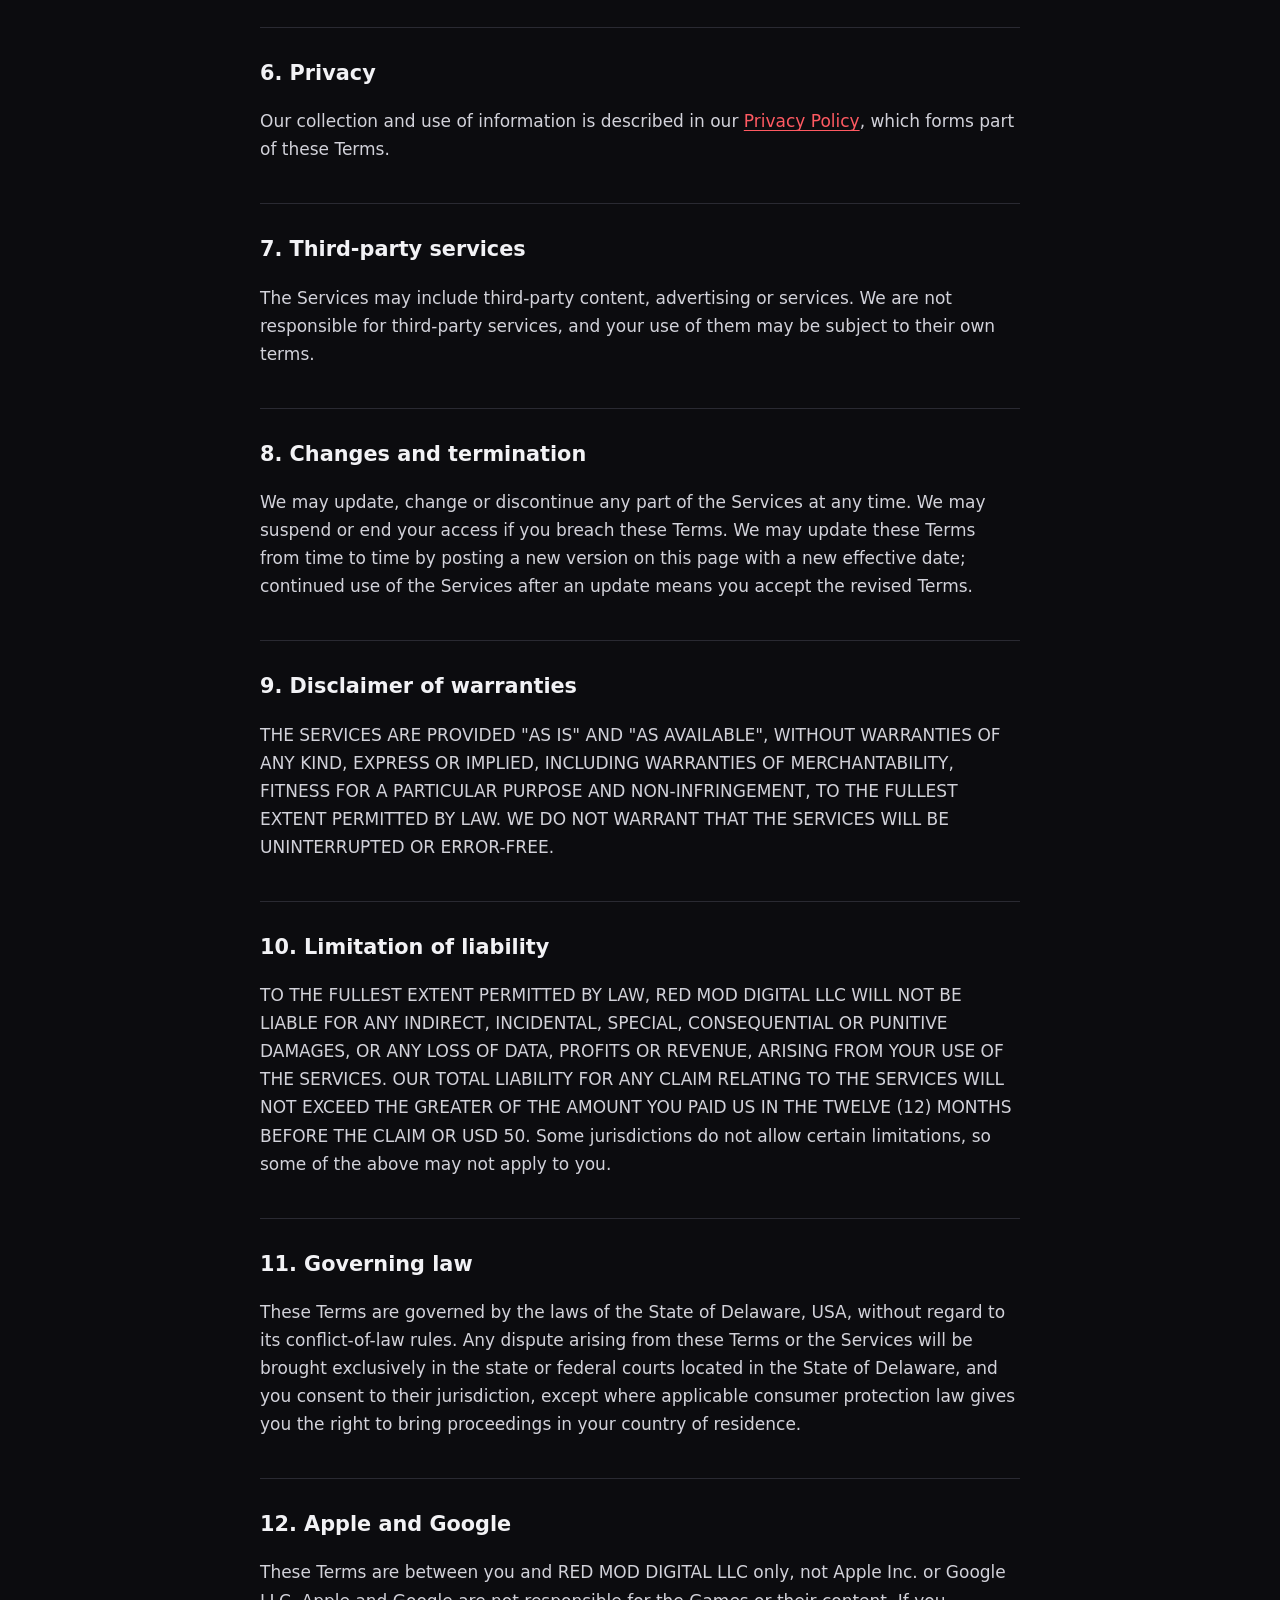
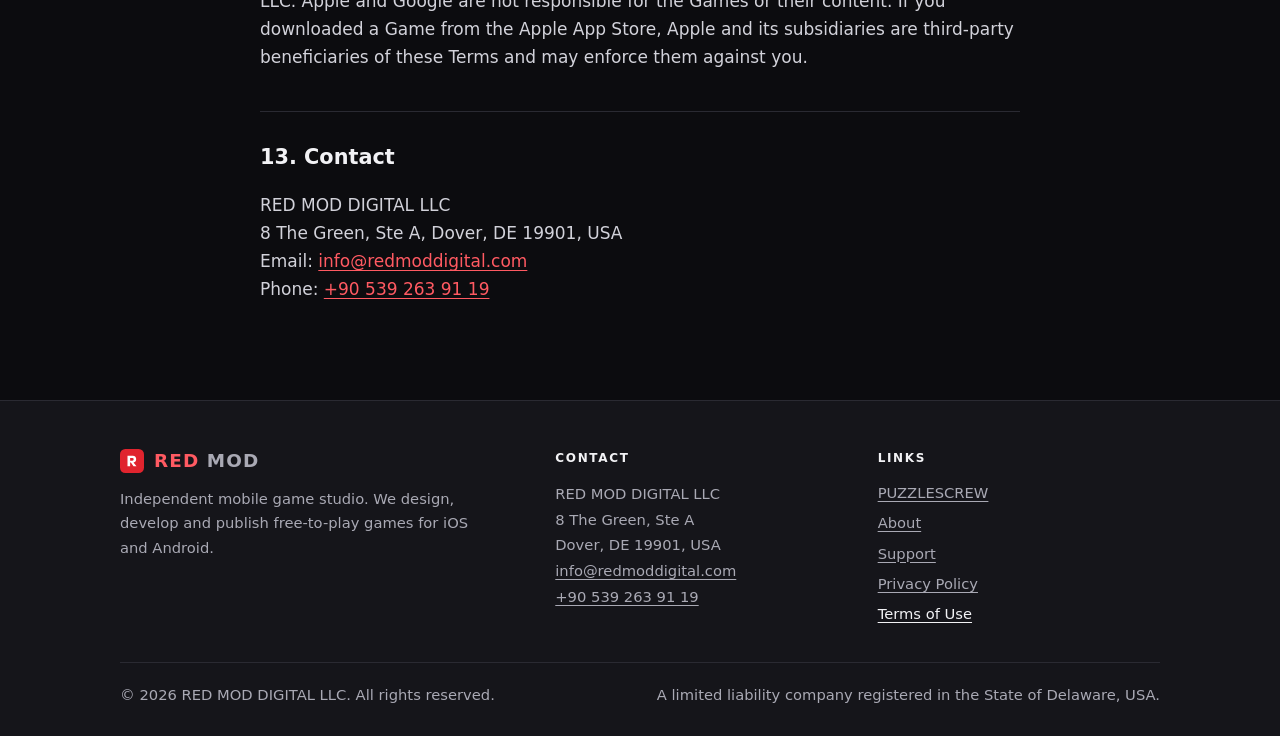
<file: terms.html>
<!DOCTYPE html>
<html lang="en">
<head>
  <meta charset="utf-8">
  <meta name="viewport" content="width=device-width, initial-scale=1">
  <title>Terms of Use | RED MOD DIGITAL LLC</title>
  <meta name="description" content="Terms of Use for the mobile games, apps and website of RED MOD DIGITAL LLC.">
  <link rel="canonical" href="https://redmoddigital.com/terms.html">
  <meta name="theme-color" content="#0c0c0f">
  <meta name="color-scheme" content="dark">

  <link rel="icon" type="image/svg+xml" href="data:image/svg+xml,%3Csvg xmlns='http://www.w3.org/2000/svg' viewBox='0 0 64 64'%3E%3Crect width='64' height='64' rx='14' fill='%23E0242E'/%3E%3Cpath fill='%23fff' fill-rule='evenodd' d='M20 46V18h14a9 9 0 0 1 2 17.8L44 46h-8l-7-10h-2v10zM27 24v7h6a3.5 3.5 0 0 0 0-7z'/%3E%3C/svg%3E">

  <meta property="og:type" content="website">
  <meta property="og:site_name" content="RED MOD DIGITAL LLC">
  <meta property="og:title" content="Terms of Use | RED MOD DIGITAL LLC">
  <meta property="og:description" content="Terms of Use for the mobile games and website of RED MOD DIGITAL LLC.">
  <meta property="og:url" content="https://redmoddigital.com/terms.html">
  <meta property="og:locale" content="en_US">
  <meta name="twitter:card" content="summary">

  <link rel="stylesheet" href="style.css">
</head>
<body>
  <a class="skip-link" href="#main">Skip to content</a>

  <header class="site-header">
    <div class="container">
      <a class="wordmark" href="index.html" aria-label="RED MOD, home">
        <svg class="mark" viewBox="0 0 64 64" aria-hidden="true" focusable="false">
          <rect width="64" height="64" rx="14" fill="#E0242E"/>
          <path fill="#fff" fill-rule="evenodd" d="M20 46V18h14a9 9 0 0 1 2 17.8L44 46h-8l-7-10h-2v10zM27 24v7h6a3.5 3.5 0 0 0 0-7z"/>
        </svg>
        <span><span class="red">RED</span> MOD</span>
      </a>
      <nav class="site-nav" aria-label="Main">
        <ul>
          <li><a href="index.html">Home</a></li>
          <li><a href="index.html#games">Games</a></li>
          <li><a href="about.html">About</a></li>
          <li><a href="support.html">Support</a></li>
          <li><a href="index.html#contact">Contact</a></li>
        </ul>
      </nav>
    </div>
  </header>

  <main id="main" class="legal">
    <div class="container">
      <h1>Terms of Use</h1>
      <p class="meta">Effective date: November 9, 2026</p>

      <p>These Terms of Use ("Terms") are an agreement between you and <strong>RED MOD DIGITAL LLC</strong> ("RED MOD", "we", "us" or "our"), a Delaware limited liability company, and govern your use of our mobile games and applications (the "Games") and our website at redmoddigital.com (together, the "Services"). By downloading, accessing or using the Services, you agree to these Terms. If you do not agree, do not use the Services.</p>

      <h2>1. Eligibility</h2>
      <p>You must be old enough to form a binding agreement in your country, or have the permission of a parent or legal guardian who agrees to these Terms on your behalf.</p>

      <h2>2. License</h2>
      <p>Subject to these Terms, we grant you a limited, personal, non-exclusive, non-transferable, revocable license to download and use the Games on devices you own or control, for your personal, non-commercial entertainment. You may not copy, modify, distribute, sell, rent, reverse engineer or create derivative works of the Services, except as permitted by law.</p>

      <h2>3. Acceptable use</h2>
      <p>You agree not to:</p>
      <ul>
        <li>use cheats, exploits, bots, hacks or unauthorized third-party software;</li>
        <li>interfere with or disrupt the Services or their security;</li>
        <li>use the Services for any unlawful purpose; or</li>
        <li>infringe the rights of RED MOD DIGITAL LLC or any other person.</li>
      </ul>

      <h2>4. Virtual items and in-app purchases</h2>
      <p>Games may offer virtual currency or items, some of which may be purchased with real money through the Apple App Store or Google Play. Virtual items have no real-world monetary value, are licensed to you (not sold), and cannot be exchanged for cash. Purchases are handled by the respective app store under its own terms, and refunds are subject to that store's policies, except where applicable law requires otherwise.</p>

      <h2>5. Intellectual property</h2>
      <p>The Services and all related content, including games, graphics, sounds, code, names and logos, are owned by or licensed to RED MOD DIGITAL LLC and are protected by intellectual property laws. All rights not expressly granted to you are reserved.</p>

      <h2>6. Privacy</h2>
      <p>Our collection and use of information is described in our <a href="privacy.html">Privacy Policy</a>, which forms part of these Terms.</p>

      <h2>7. Third-party services</h2>
      <p>The Services may include third-party content, advertising or services. We are not responsible for third-party services, and your use of them may be subject to their own terms.</p>

      <h2>8. Changes and termination</h2>
      <p>We may update, change or discontinue any part of the Services at any time. We may suspend or end your access if you breach these Terms. We may update these Terms from time to time by posting a new version on this page with a new effective date; continued use of the Services after an update means you accept the revised Terms.</p>

      <h2>9. Disclaimer of warranties</h2>
      <p>THE SERVICES ARE PROVIDED "AS IS" AND "AS AVAILABLE", WITHOUT WARRANTIES OF ANY KIND, EXPRESS OR IMPLIED, INCLUDING WARRANTIES OF MERCHANTABILITY, FITNESS FOR A PARTICULAR PURPOSE AND NON-INFRINGEMENT, TO THE FULLEST EXTENT PERMITTED BY LAW. WE DO NOT WARRANT THAT THE SERVICES WILL BE UNINTERRUPTED OR ERROR-FREE.</p>

      <h2>10. Limitation of liability</h2>
      <p>TO THE FULLEST EXTENT PERMITTED BY LAW, RED MOD DIGITAL LLC WILL NOT BE LIABLE FOR ANY INDIRECT, INCIDENTAL, SPECIAL, CONSEQUENTIAL OR PUNITIVE DAMAGES, OR ANY LOSS OF DATA, PROFITS OR REVENUE, ARISING FROM YOUR USE OF THE SERVICES. OUR TOTAL LIABILITY FOR ANY CLAIM RELATING TO THE SERVICES WILL NOT EXCEED THE GREATER OF THE AMOUNT YOU PAID US IN THE TWELVE (12) MONTHS BEFORE THE CLAIM OR USD 50. Some jurisdictions do not allow certain limitations, so some of the above may not apply to you.</p>

      <h2>11. Governing law</h2>
      <p>These Terms are governed by the laws of the State of Delaware, USA, without regard to its conflict-of-law rules. Any dispute arising from these Terms or the Services will be brought exclusively in the state or federal courts located in the State of Delaware, and you consent to their jurisdiction, except where applicable consumer protection law gives you the right to bring proceedings in your country of residence.</p>

      <h2>12. Apple and Google</h2>
      <p>These Terms are between you and RED MOD DIGITAL LLC only, not Apple Inc. or Google LLC. Apple and Google are not responsible for the Games or their content. If you downloaded a Game from the Apple App Store, Apple and its subsidiaries are third-party beneficiaries of these Terms and may enforce them against you.</p>

      <h2>13. Contact</h2>
      <p>
        RED MOD DIGITAL LLC<br>
        8 The Green, Ste A, Dover, DE 19901, USA<br>
        Email: <a href="mailto:info@redmoddigital.com">info@redmoddigital.com</a><br>
        Phone: <a href="tel:+905392639119">+90 539 263 91 19</a>
      </p>
    </div>
  </main>

  <footer class="site-footer">
    <div class="container">
      <div class="footer-grid">
        <div class="footer-brand">
          <a class="wordmark" href="index.html" aria-label="RED MOD, home">
            <svg class="mark" viewBox="0 0 64 64" aria-hidden="true" focusable="false">
              <rect width="64" height="64" rx="14" fill="#E0242E"/>
              <path fill="#fff" fill-rule="evenodd" d="M20 46V18h14a9 9 0 0 1 2 17.8L44 46h-8l-7-10h-2v10zM27 24v7h6a3.5 3.5 0 0 0 0-7z"/>
            </svg>
            <span><span class="red">RED</span> MOD</span>
          </a>
          <p>Independent mobile game studio. We design, develop and publish free-to-play games for iOS and Android.</p>
        </div>
        <div>
          <h2 class="footer-title">Contact</h2>
          <address>
            RED MOD DIGITAL LLC<br>
            8 The Green, Ste A<br>
            Dover, DE 19901, USA<br>
            <a href="mailto:info@redmoddigital.com">info@redmoddigital.com</a><br>
            <a href="tel:+905392639119">+90 539 263 91 19</a>
          </address>
        </div>
        <nav aria-label="Footer">
          <h2 class="footer-title">Links</h2>
          <ul>
            <li><a href="puzzlescrew.html">PUZZLESCREW</a></li>
            <li><a href="about.html">About</a></li>
            <li><a href="support.html">Support</a></li>
            <li><a href="privacy.html">Privacy Policy</a></li>
            <li><a href="terms.html" aria-current="page">Terms of Use</a></li>
          </ul>
        </nav>
      </div>
      <div class="footer-bottom">
        <p>&copy; 2026 RED MOD DIGITAL LLC. All rights reserved.</p>
        <p>A limited liability company registered in the State of Delaware, USA.</p>
      </div>
    </div>
  </footer>
</body>
</html>
</file>
<file: style.css>
/* RED MOD DIGITAL LLC — shared stylesheet (no build step, no frameworks) */

:root {
  --bg: #0c0c0f;
  --bg-raised: #15151a;
  --bg-card: #1a1a20;
  --line: #2a2a32;
  --line-strong: #3a3a44;
  --text: #f2f2f5;
  --text-muted: #a9a9b4;
  --accent: #e0242e;        /* brand red: fills, borders, large marks */
  --accent-text: #ff5a62;   /* lighter red for small text on dark (AA contrast) */
  --accent-hover: #f03a43;
  --accent-soft: rgba(224, 36, 46, 0.12);
  --accent-border: rgba(224, 36, 46, 0.45);
  --radius: 14px;
  --max: 1080px;
  --font: system-ui, -apple-system, "Segoe UI", Roboto, "Helvetica Neue", Arial, sans-serif;
  --font-display: "Segoe UI Black", "Arial Black", system-ui, -apple-system, "Helvetica Neue", Arial, sans-serif;
}

*,
*::before,
*::after { box-sizing: border-box; }

html { -webkit-text-size-adjust: 100%; scroll-behavior: smooth; }

@media (prefers-reduced-motion: reduce) {
  html { scroll-behavior: auto; }
  *, *::before, *::after { transition: none !important; animation: none !important; }
}

body {
  margin: 0;
  background: var(--bg);
  color: var(--text);
  font-family: var(--font);
  font-size: 1.0625rem;
  line-height: 1.65;
  overflow-x: hidden;
  -webkit-font-smoothing: antialiased;
}

img, svg { max-width: 100%; height: auto; display: block; }

a { color: var(--accent-text); text-underline-offset: 3px; }
a:hover { color: #ff7a80; }

:focus-visible {
  outline: 3px solid var(--accent-text);
  outline-offset: 3px;
  border-radius: 4px;
}

/* Anchored sections clear the sticky header */
[id] { scroll-margin-top: 88px; }

.container {
  width: 100%;
  max-width: var(--max);
  margin: 0 auto;
  padding: 0 20px;
}

/* Skip link */
.skip-link {
  position: absolute;
  left: 12px;
  top: -60px;
  background: var(--accent);
  color: #fff;
  padding: 10px 16px;
  border-radius: 8px;
  z-index: 100;
  text-decoration: none;
  font-weight: 600;
}
.skip-link:focus { top: 12px; color: #fff; }

/* Header */
.site-header {
  position: sticky;
  top: 0;
  z-index: 50;
  background: rgba(12, 12, 15, 0.88);
  -webkit-backdrop-filter: blur(10px);
  backdrop-filter: blur(10px);
  border-bottom: 1px solid var(--line);
}
.site-header .container {
  display: flex;
  align-items: center;
  justify-content: space-between;
  gap: 4px 16px;
  min-height: 64px;
  flex-wrap: wrap;
  padding-top: 8px;
  padding-bottom: 8px;
}

.wordmark {
  display: inline-flex;
  align-items: center;
  gap: 10px;
  color: var(--text);
  text-decoration: none;
  font-family: var(--font-display);
  font-weight: 900;
  font-size: 1.35rem;
  letter-spacing: 0.06em;
  line-height: 1;
  white-space: nowrap;
}
.wordmark:hover { color: var(--text); }
.wordmark .mark {
  width: 28px;
  height: 28px;
  flex: none;
}
.wordmark .red { color: var(--accent-text); }

.site-nav ul {
  list-style: none;
  margin: 0;
  padding: 0;
  display: flex;
  flex-wrap: wrap;
  gap: 4px 20px;
}
.site-nav a {
  color: var(--text-muted);
  text-decoration: none;
  font-size: 0.95rem;
  font-weight: 500;
  padding: 6px 0;
  display: inline-block;
}
.site-nav a:hover,
.site-nav a[aria-current] { color: var(--text); }
.site-nav a[aria-current] { box-shadow: inset 0 -2px 0 var(--accent); }

/* Hero */
.hero {
  position: relative;
  padding: 96px 0 88px;
  overflow: hidden;
  border-bottom: 1px solid var(--line);
}
.hero::before {
  content: "";
  position: absolute;
  inset: -40% -20% auto auto;
  width: 640px;
  height: 640px;
  max-width: 120vw;
  background: radial-gradient(closest-side, rgba(224, 36, 46, 0.28), rgba(224, 36, 46, 0) 70%);
  pointer-events: none;
}
.hero .container { position: relative; }
.hero-sm { padding: 72px 0 64px; }

.eyebrow {
  display: inline-block;
  font-size: 0.8rem;
  font-weight: 700;
  letter-spacing: 0.16em;
  text-transform: uppercase;
  color: var(--accent-text);
  margin: 0 0 18px;
}

.hero h1 {
  font-family: var(--font-display);
  font-weight: 900;
  font-size: clamp(2.2rem, 7vw, 4.4rem);
  line-height: 1.05;
  letter-spacing: -0.01em;
  margin: 0 0 22px;
  max-width: 16ch;
}
.hero h1 .accent { color: var(--accent); }
.hero h1.game-title {
  font-size: clamp(2rem, 5vw, 3.5rem);
  letter-spacing: 0.01em;
  max-width: none;
  overflow-wrap: anywhere;
}

.hero p.lead {
  font-size: clamp(1.05rem, 2.4vw, 1.25rem);
  color: var(--text-muted);
  max-width: 56ch;
  margin: 0 0 34px;
}
.hero .note { color: var(--text-muted); font-size: 0.95rem; margin: 22px 0 0; }

.hero-split {
  display: grid;
  grid-template-columns: minmax(0, 1fr);
  gap: 48px;
  align-items: center;
}
@media (min-width: 900px) {
  .hero-split { grid-template-columns: minmax(0, 1.2fr) minmax(0, 0.8fr); gap: 56px; }
}

/* Decorative brand mark in the home hero */
.hero-mark { display: none; }
@media (min-width: 900px) {
  .hero-mark { display: block; justify-self: center; width: 100%; max-width: 300px; }
}

.btn-row { display: flex; flex-wrap: wrap; gap: 12px; }

.btn {
  display: inline-flex;
  align-items: center;
  justify-content: center;
  min-height: 48px;
  padding: 12px 22px;
  border-radius: 999px;
  font-weight: 700;
  font-size: 1rem;
  text-decoration: none;
  border: 2px solid transparent;
  transition: background-color 0.15s ease, border-color 0.15s ease, color 0.15s ease;
}
.btn-primary { background: var(--accent); color: #fff; }
.btn-primary:hover { background: var(--accent-hover); color: #fff; }
.btn-ghost { border-color: var(--line); color: var(--text); }
.btn-ghost:hover { border-color: var(--text-muted); color: var(--text); }

.link-arrow { font-weight: 700; text-decoration: none; }
.link-arrow:hover { text-decoration: underline; }

/* Badges */
.badge-row { display: flex; flex-wrap: wrap; gap: 8px; margin: 0 0 18px; padding: 0; list-style: none; }
.badge {
  display: inline-block;
  background: rgba(224, 36, 46, 0.14);
  color: var(--accent-text);
  border: 1px solid var(--accent-border);
  border-radius: 999px;
  padding: 4px 12px;
  font-size: 0.75rem;
  font-weight: 700;
  letter-spacing: 0.12em;
  text-transform: uppercase;
  line-height: 1.5;
}
.badge-neutral {
  background: rgba(255, 255, 255, 0.04);
  color: var(--text);
  border-color: var(--line-strong);
}

/* Sections */
.section { padding: 80px 0; border-bottom: 1px solid var(--line); }
.section:last-of-type { border-bottom: 0; }
.section-alt { background: var(--bg-raised); }

.section h2 {
  font-family: var(--font-display);
  font-weight: 900;
  font-size: clamp(1.6rem, 4.5vw, 2.4rem);
  line-height: 1.15;
  margin: 0 0 20px;
}
.section h2::before {
  content: "";
  display: block;
  width: 40px;
  height: 4px;
  background: var(--accent);
  border-radius: 2px;
  margin-bottom: 18px;
}
.section p { color: var(--text-muted); max-width: 64ch; margin: 0 0 16px; }
.section .more { margin: 28px 0 0; }
.section .sub-title { font-size: 1.2rem; line-height: 1.3; color: var(--text); margin: 44px 0 10px; }

.bullets { color: var(--text-muted); padding-left: 1.25rem; margin: 0 0 16px; max-width: 64ch; }
.bullets li { margin-bottom: 8px; }
.bullets a,
.faq .answer a,
.section p a { overflow-wrap: anywhere; }
.bullets strong { color: var(--text); }

/* Grids */
.grid-2,
.grid-3,
.grid-4 {
  display: grid;
  grid-template-columns: minmax(0, 1fr);
  gap: 20px;
  margin-top: 28px;
}
@media (min-width: 640px) {
  .grid-3,
  .grid-4 { grid-template-columns: repeat(2, minmax(0, 1fr)); }
}
@media (min-width: 760px) {
  .grid-2 { grid-template-columns: repeat(2, minmax(0, 1fr)); }
}
@media (min-width: 980px) {
  .grid-3 { grid-template-columns: repeat(3, minmax(0, 1fr)); }
  .grid-4 { grid-template-columns: repeat(4, minmax(0, 1fr)); }
}

.card {
  background: var(--bg-card);
  border: 1px solid var(--line);
  border-radius: var(--radius);
  padding: 26px;
  min-width: 0;
}
.card h3 { margin: 0 0 8px; font-size: 1.1rem; color: var(--text); line-height: 1.3; }
.card p { margin: 0; }
.card p + p { margin-top: 10px; }

.icon {
  width: 44px;
  height: 44px;
  border-radius: 12px;
  display: grid;
  place-items: center;
  background: var(--accent-soft);
  border: 1px solid var(--accent-border);
  color: var(--accent-text);
  margin-bottom: 18px;
}
.icon svg { width: 22px; height: 22px; }

/* Company facts strip */
.strip { padding: 40px 0; border-bottom: 1px solid var(--line); }
.facts {
  list-style: none;
  margin: 0;
  padding: 0;
  display: grid;
  grid-template-columns: repeat(2, minmax(0, 1fr));
  gap: 1px;
  background: var(--line);
  border: 1px solid var(--line);
  border-radius: var(--radius);
  overflow: hidden;
}
@media (min-width: 760px) {
  .facts { grid-template-columns: repeat(4, minmax(0, 1fr)); }
}
.facts li { background: var(--bg-raised); padding: 22px 20px; min-width: 0; }
.facts strong {
  display: block;
  font-family: var(--font-display);
  font-weight: 900;
  font-size: clamp(1.05rem, 3.2vw, 1.3rem);
  line-height: 1.2;
  color: var(--text);
}
.facts span { display: block; color: var(--text-muted); font-size: 0.9rem; margin-top: 6px; }

/* Featured game */
.feature {
  display: grid;
  grid-template-columns: minmax(0, 1fr);
  gap: 36px;
  align-items: center;
  margin-top: 32px;
  padding: 32px 22px;
  border: 1px solid var(--line);
  border-radius: 22px;
  background:
    radial-gradient(120% 90% at 0% 0%, rgba(224, 36, 46, 0.14), rgba(224, 36, 46, 0) 60%),
    var(--bg-raised);
}
@media (min-width: 860px) {
  .feature { grid-template-columns: 280px minmax(0, 1fr); gap: 56px; padding: 48px; }
}
.feature h3 {
  font-family: var(--font-display);
  font-weight: 900;
  font-size: clamp(1.8rem, 4vw, 2.6rem);
  line-height: 1.1;
  letter-spacing: 0.01em;
  margin: 0 0 14px;
  overflow-wrap: anywhere;
}

/* Game art (inline SVG phone illustration) */
.game-art { position: relative; width: 100%; max-width: 280px; margin: 0 auto; }
.game-art::before {
  content: "";
  position: absolute;
  inset: 10% -8%;
  background: radial-gradient(closest-side, rgba(224, 36, 46, 0.35), rgba(224, 36, 46, 0) 75%);
  pointer-events: none;
}
.game-art svg {
  position: relative;
  width: 100%;
  height: auto;
  filter: drop-shadow(0 24px 40px rgba(0, 0, 0, 0.55));
}
@media (min-width: 900px) {
  .hero .game-art { max-width: 320px; }
}

/* Key facts */
.keyfacts {
  display: grid;
  grid-template-columns: repeat(2, minmax(0, 1fr));
  gap: 18px 24px;
  margin: 24px 0 28px;
  padding: 20px 0;
  border-top: 1px solid var(--line);
  border-bottom: 1px solid var(--line);
}
.keyfacts div { min-width: 0; }
.keyfacts dt {
  font-size: 0.75rem;
  font-weight: 700;
  letter-spacing: 0.12em;
  text-transform: uppercase;
  color: var(--text-muted);
  margin-bottom: 4px;
}
.keyfacts dd { margin: 0; color: var(--text); font-weight: 600; overflow-wrap: anywhere; }
@media (min-width: 640px) {
  .keyfacts-3 { grid-template-columns: repeat(3, minmax(0, 1fr)); }
}

/* Numbered steps */
.steps {
  list-style: none;
  counter-reset: step;
  margin: 28px 0 0;
  padding: 0;
  display: grid;
  grid-template-columns: minmax(0, 1fr);
  gap: 20px;
}
@media (min-width: 680px) {
  .steps { grid-template-columns: repeat(2, minmax(0, 1fr)); }
}
@media (min-width: 1000px) {
  .steps { grid-template-columns: repeat(4, minmax(0, 1fr)); }
}
.steps li {
  counter-increment: step;
  background: var(--bg-card);
  border: 1px solid var(--line);
  border-radius: var(--radius);
  padding: 26px;
  min-width: 0;
}
.steps li::before {
  content: counter(step, decimal-leading-zero);
  display: block;
  font-family: var(--font-display);
  font-weight: 900;
  font-size: 1.6rem;
  line-height: 1;
  color: var(--accent);
  margin-bottom: 14px;
}
.steps h3 { margin: 0 0 8px; font-size: 1.1rem; line-height: 1.3; }
.steps p { margin: 0; }

/* Checklist (game features) */
.checklist {
  list-style: none;
  padding: 0;
  margin: 28px 0 0;
  display: grid;
  grid-template-columns: minmax(0, 1fr);
  gap: 18px;
}
@media (min-width: 760px) {
  .checklist { grid-template-columns: repeat(2, minmax(0, 1fr)); gap: 22px 36px; }
}
.checklist li { position: relative; padding-left: 36px; color: var(--text-muted); min-width: 0; }
.checklist li::before {
  content: "";
  position: absolute;
  left: 0;
  top: 0.2em;
  width: 22px;
  height: 22px;
  border-radius: 7px;
  background: var(--accent) url("data:image/svg+xml,%3Csvg xmlns='http://www.w3.org/2000/svg' viewBox='0 0 24 24'%3E%3Cpath fill='none' stroke='%23fff' stroke-width='3.2' stroke-linecap='round' stroke-linejoin='round' d='M5 12.5l4.5 4.5L19 7.5'/%3E%3C/svg%3E") center / 14px 14px no-repeat;
}
.checklist strong { display: block; color: var(--text); }

/* Photo album cards */
.albums {
  list-style: none;
  padding: 0;
  margin: 28px 0 0;
  display: grid;
  grid-template-columns: repeat(2, minmax(0, 1fr));
  gap: 16px;
}
@media (min-width: 860px) {
  .albums { grid-template-columns: repeat(4, minmax(0, 1fr)); gap: 20px; }
}
.album {
  background: var(--bg-card);
  border: 1px solid var(--line);
  border-radius: var(--radius);
  overflow: hidden;
  min-width: 0;
}
.album-art {
  position: relative;
  aspect-ratio: 4 / 3;
  background-color: var(--a, #3a3a44);
  background-image:
    linear-gradient(rgba(12, 12, 15, 0.6) 2px, transparent 2px),
    linear-gradient(90deg, rgba(12, 12, 15, 0.6) 2px, transparent 2px),
    radial-gradient(circle at 72% 30%, var(--c, rgba(255, 255, 255, 0.35)) 0 14%, transparent 15%),
    linear-gradient(160deg, var(--a, #3a3a44), var(--b, #1a1a20));
  background-size: 12.5% 16.6667%, 12.5% 16.6667%, 100% 100%, 100% 100%;
}
/* Covered (not yet revealed) tiles */
.album-art::after,
.album-art::before {
  content: "";
  position: absolute;
  background-color: #24242c;
  background-image:
    linear-gradient(rgba(12, 12, 15, 0.6) 2px, transparent 2px),
    linear-gradient(90deg, rgba(12, 12, 15, 0.6) 2px, transparent 2px);
}
.album-art::after {
  right: 0;
  bottom: 0;
  width: 37.5%;
  height: 50%;
  background-size: 33.3333% 33.3333%;
}
.album-art::before {
  right: 0;
  top: 0;
  width: 12.5%;
  height: 16.6667%;
  background-size: 100% 100%;
}
.album-more .album-art {
  background-image:
    linear-gradient(rgba(12, 12, 15, 0.6) 2px, transparent 2px),
    linear-gradient(90deg, rgba(12, 12, 15, 0.6) 2px, transparent 2px);
  background-size: 12.5% 16.6667%, 12.5% 16.6667%;
  background-color: #24242c;
}
.album-more .album-art::before,
.album-more .album-art::after { display: none; }
.album-plus {
  position: absolute;
  inset: 0;
  display: grid;
  place-items: center;
  color: var(--accent-text);
}
.album-plus svg { width: 36px; height: 36px; }
.album-body { padding: 14px 16px 16px; }
.album h3 { margin: 0 0 2px; font-size: 1rem; line-height: 1.3; color: var(--text); }
.section .album p { margin: 0; font-size: 0.875rem; line-height: 1.5; }

.album--beach  { --a: #ff9a62; --b: #1f9fb3; --c: rgba(255, 231, 163, 0.85); }
.album--home   { --a: #e7b48a; --b: #8a4b3a; --c: rgba(255, 240, 214, 0.6); }
.album--gym    { --a: #3b82f6; --b: #13324f; --c: rgba(190, 242, 100, 0.75); }
.album--coffee { --a: #c08a5b; --b: #3b2416; --c: rgba(255, 236, 210, 0.6); }
.album--door   { --a: #7cc47f; --b: #2f5d3a; --c: rgba(255, 244, 170, 0.7); }
.album--office { --a: #8ea3b8; --b: #2b3646; --c: rgba(220, 235, 255, 0.6); }
.album--night  { --a: #b04ad9; --b: #1b1036; --c: rgba(255, 90, 160, 0.7); }

/* People */
.person { display: flex; gap: 18px; align-items: flex-start; }
.avatar {
  flex: none;
  width: 64px;
  height: 64px;
  border-radius: 16px;
  background: var(--accent);
  color: #fff;
  display: grid;
  place-items: center;
  font-family: var(--font-display);
  font-weight: 900;
  font-size: 1.35rem;
  letter-spacing: 0.04em;
}
.avatar-muted { background: var(--bg-raised); border: 1px solid var(--line-strong); color: var(--text); }
.section .role { color: var(--accent-text); font-weight: 600; font-size: 0.95rem; margin: 0 0 8px; }

/* Definition list for company information */
.info-list {
  margin: 28px 0 0;
  background: var(--bg-card);
  border: 1px solid var(--line);
  border-radius: var(--radius);
  overflow: hidden;
  max-width: 860px;
}
.info-list > div {
  display: grid;
  grid-template-columns: minmax(0, 1fr);
  gap: 2px;
  padding: 14px 20px;
  border-top: 1px solid var(--line);
}
.info-list > div:first-child { border-top: 0; }
@media (min-width: 640px) {
  .info-list > div { grid-template-columns: 230px minmax(0, 1fr); gap: 16px; }
}
.info-list dt { color: var(--text-muted); font-size: 0.92rem; font-weight: 600; }
.info-list dd { margin: 0; color: var(--text); overflow-wrap: anywhere; }

/* Contact */
.contact-list { list-style: none; padding: 0; margin: 0; }
.contact-list li { margin: 0 0 6px; }
.contact-label {
  display: block;
  font-size: 0.8rem;
  font-weight: 700;
  letter-spacing: 0.12em;
  text-transform: uppercase;
  color: var(--text-muted);
  margin-bottom: 8px;
}
.contact-value { color: var(--text); font-size: 1.05rem; overflow-wrap: anywhere; }
a.contact-value { color: var(--text); text-decoration-color: var(--accent); }
a.contact-value:hover { color: var(--accent-text); }
address { font-style: normal; color: var(--text); }
.card .hint { margin-top: 10px; font-size: 0.92rem; }

.callout {
  margin: 28px 0 0;
  padding: 18px 22px;
  background: var(--bg-raised);
  border: 1px solid var(--line);
  border-left: 4px solid var(--accent);
  border-radius: 0 var(--radius) var(--radius) 0;
  max-width: 860px;
}
.section .callout p { margin: 0; }
.callout strong { color: var(--text); }

/* FAQ */
.faq { margin-top: 28px; display: grid; gap: 12px; max-width: 860px; }
.faq details {
  background: var(--bg-card);
  border: 1px solid var(--line);
  border-radius: var(--radius);
}
.faq details[open] { border-color: var(--line-strong); }
.faq summary {
  cursor: pointer;
  list-style: none;
  position: relative;
  padding: 18px 56px 18px 22px;
  font-weight: 700;
  color: var(--text);
  line-height: 1.4;
  border-radius: var(--radius);
}
.faq summary::-webkit-details-marker { display: none; }
.faq summary::after {
  content: "+";
  position: absolute;
  right: 20px;
  top: 50%;
  transform: translateY(-50%);
  font-size: 1.5rem;
  font-weight: 400;
  line-height: 1;
  color: var(--accent-text);
}
.faq details[open] summary::after { content: "\2212"; }
.faq summary:hover { color: #fff; }
.faq summary:focus-visible { outline-offset: -3px; }
.faq .answer { padding: 0 22px 20px; }
.faq .answer p:last-child,
.faq .answer ul:last-child { margin-bottom: 0; }

/* Legal pages */
.legal { padding: 64px 0 80px; }
.legal .container { max-width: 800px; }
.legal h1 {
  font-family: var(--font-display);
  font-weight: 900;
  font-size: clamp(1.9rem, 6vw, 2.8rem);
  line-height: 1.1;
  margin: 0 0 10px;
}
.legal .meta { color: var(--text-muted); margin: 0 0 36px; font-size: 0.95rem; }
.legal h2 {
  font-size: 1.3rem;
  margin: 40px 0 12px;
  border-top: 1px solid var(--line);
  padding-top: 28px;
}
.legal h3 { font-size: 1.05rem; margin: 24px 0 8px; }
.legal p,
.legal li { color: #d2d2da; overflow-wrap: anywhere; }
.legal ul { padding-left: 1.25rem; }
.legal li { margin-bottom: 6px; }
.legal strong { color: var(--text); }

.toc {
  background: var(--bg-raised);
  border: 1px solid var(--line);
  border-radius: var(--radius);
  padding: 20px 24px;
  margin: 0 0 12px;
}
.toc p { margin: 0 0 8px; font-weight: 700; color: var(--text); }
.toc ol { margin: 0; padding-left: 1.25rem; }
.toc li { margin: 2px 0; }

/* 404 */
.notfound {
  min-height: calc(100vh - 64px - 160px);
  display: flex;
  align-items: center;
  padding: 80px 0;
}
.notfound .code {
  font-family: var(--font-display);
  font-weight: 900;
  font-size: clamp(4.5rem, 22vw, 9rem);
  line-height: 1;
  color: var(--accent);
  margin: 0 0 8px;
}
.notfound h1 { margin: 0 0 12px; font-size: clamp(1.5rem, 5vw, 2.2rem); }
.notfound p { color: var(--text-muted); margin: 0 0 28px; }

/* Footer */
.site-footer {
  border-top: 1px solid var(--line);
  background: var(--bg-raised);
  padding: 48px 0 28px;
  font-size: 0.92rem;
  color: var(--text-muted);
}
.footer-grid {
  display: grid;
  grid-template-columns: minmax(0, 1fr);
  gap: 32px;
}
@media (min-width: 760px) {
  .footer-grid { grid-template-columns: minmax(0, 1.4fr) minmax(0, 1fr) minmax(0, 1fr); gap: 40px; }
}
.footer-brand .wordmark { font-size: 1.15rem; margin-bottom: 14px; }
.footer-brand .wordmark .mark { width: 24px; height: 24px; }
.site-footer p { margin: 0; max-width: 40ch; }
.footer-title {
  font-family: var(--font);
  font-size: 0.75rem;
  font-weight: 700;
  letter-spacing: 0.14em;
  text-transform: uppercase;
  color: var(--text);
  margin: 0 0 12px;
}
.site-footer address { color: var(--text-muted); line-height: 1.75; overflow-wrap: anywhere; }
.site-footer ul {
  list-style: none;
  margin: 0;
  padding: 0;
  display: grid;
  gap: 6px;
}
.site-footer a { color: var(--text-muted); }
.site-footer a:hover,
.site-footer a[aria-current] { color: var(--text); }
.footer-bottom {
  display: flex;
  flex-wrap: wrap;
  justify-content: space-between;
  gap: 8px 24px;
  margin-top: 36px;
  padding-top: 20px;
  border-top: 1px solid var(--line);
}
.site-footer .footer-bottom p { max-width: none; }

/* Small screens: header becomes static so a two-row nav does not cover content */
@media (max-width: 559px) {
  .site-header { position: static; }
  [id] { scroll-margin-top: 16px; }
}

/* Small phones (360px) */
@media (max-width: 420px) {
  .container { padding: 0 16px; }
  .hero { padding: 56px 0 56px; }
  .hero-sm { padding: 48px 0 48px; }
  .section { padding: 60px 0; }
  .strip { padding: 28px 0; }
  .card,
  .steps li { padding: 20px; }
  .feature { padding: 24px 16px; }
  .facts li { padding: 18px 14px; }
  .site-nav ul { gap: 4px 14px; }
  .site-nav a { font-size: 0.9rem; }
  .btn { width: 100%; }
  .person { gap: 14px; }
  .avatar { width: 52px; height: 52px; font-size: 1.1rem; border-radius: 13px; }
  .faq summary { padding: 16px 48px 16px 16px; }
  .faq summary::after { right: 16px; }
  .faq .answer { padding: 0 16px 18px; }
  .info-list > div { padding: 12px 16px; }
}
</file>
